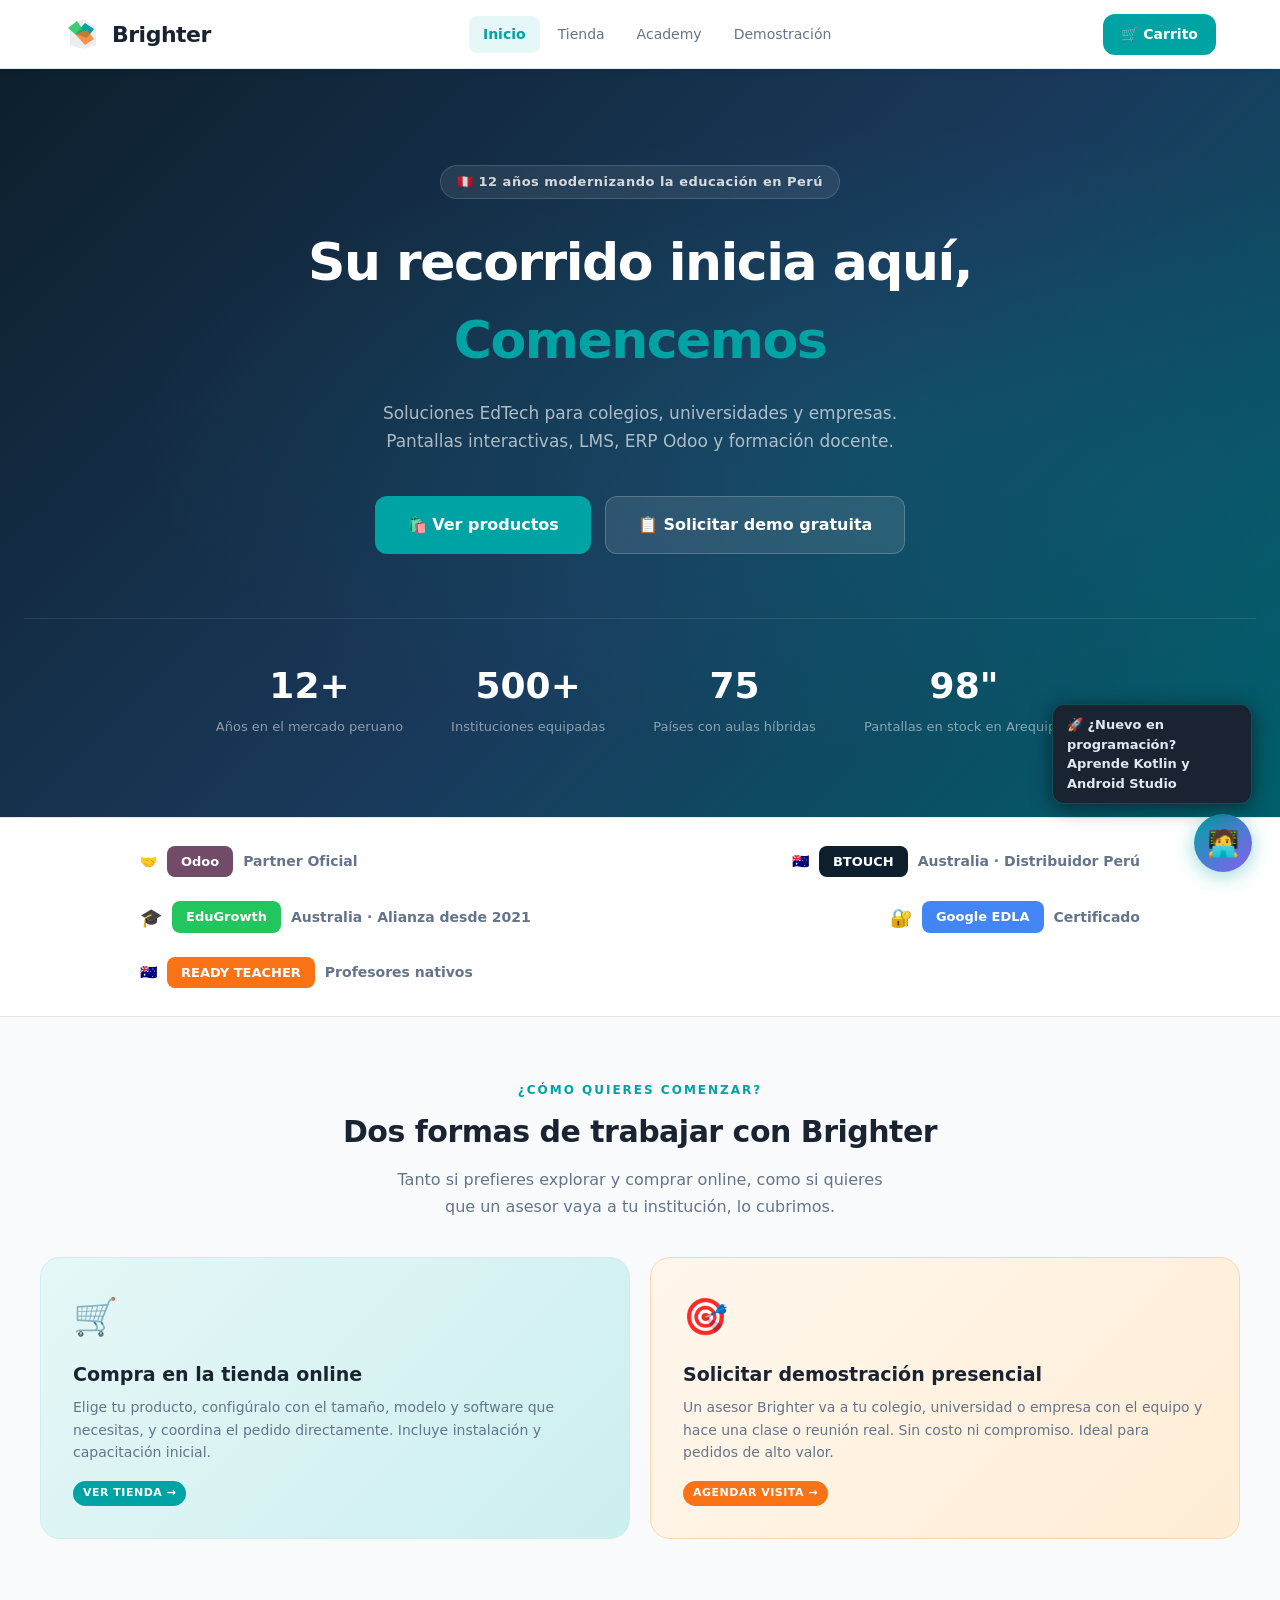
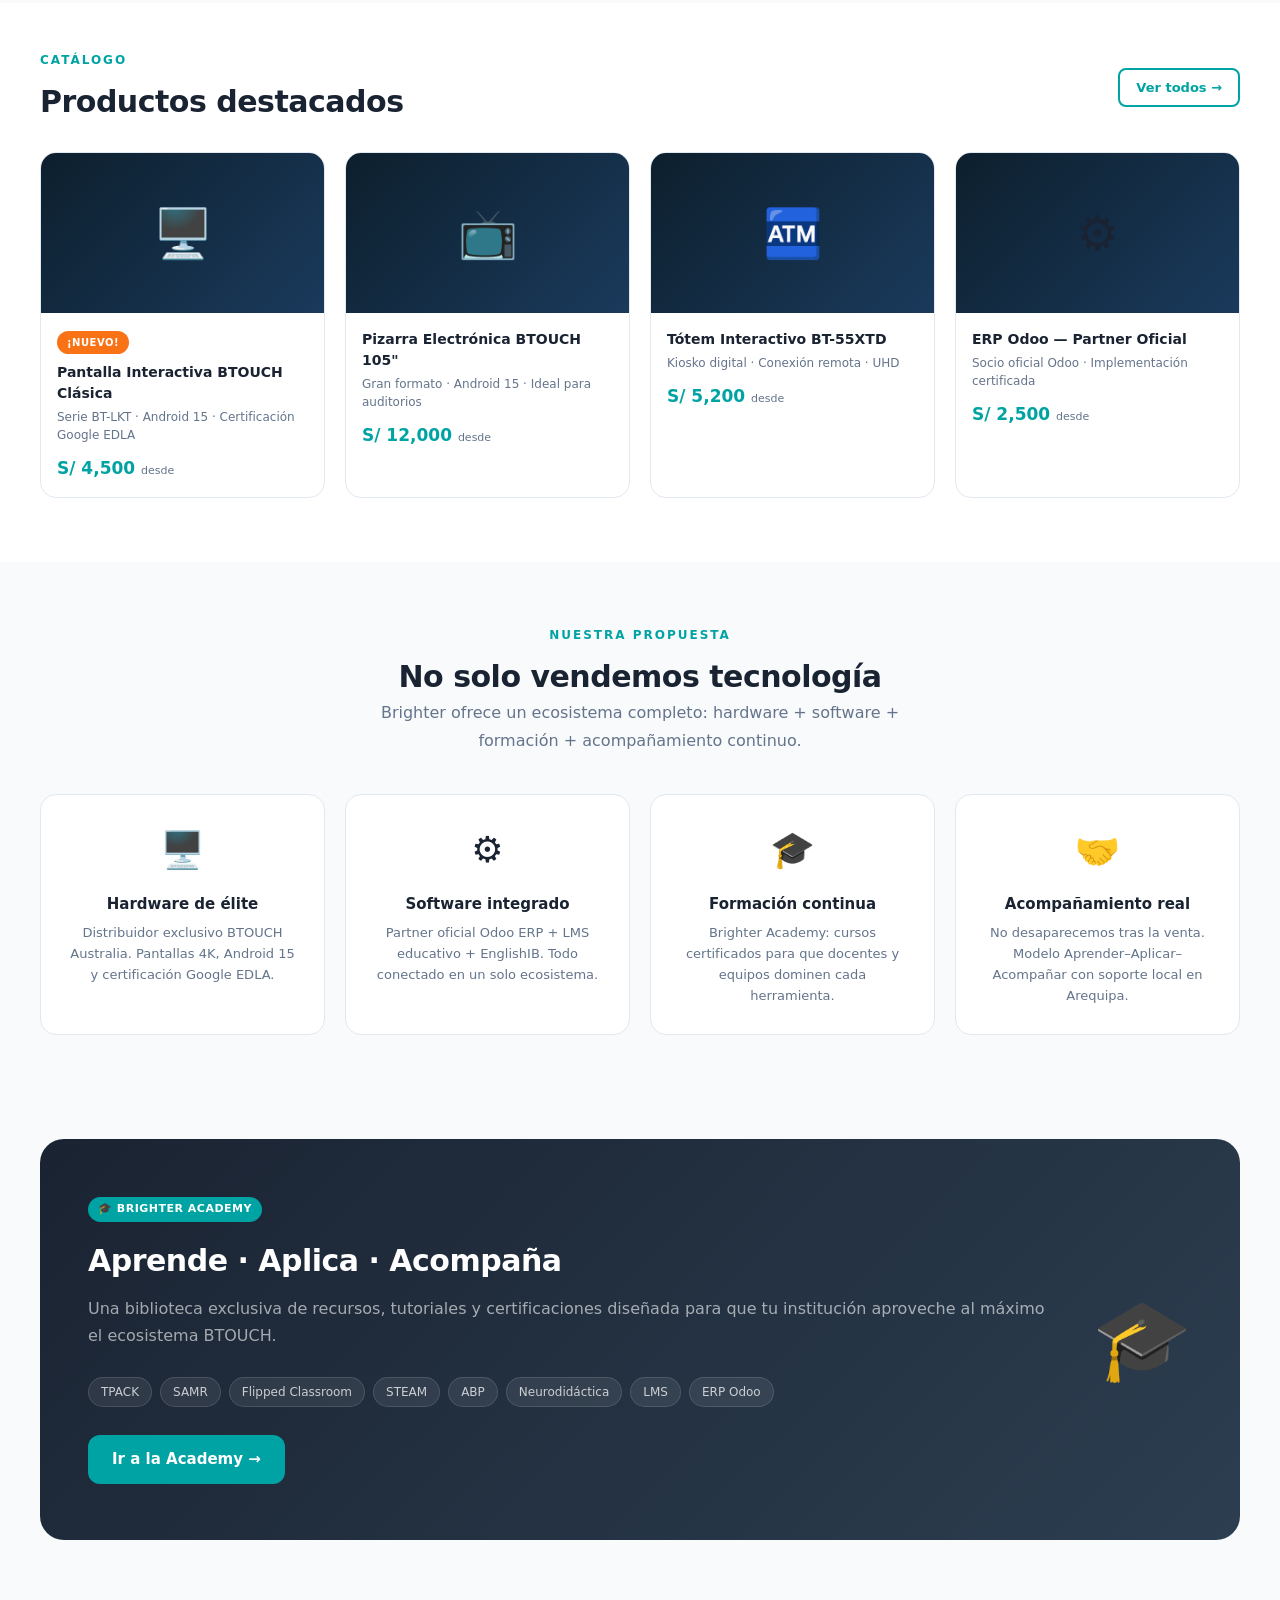
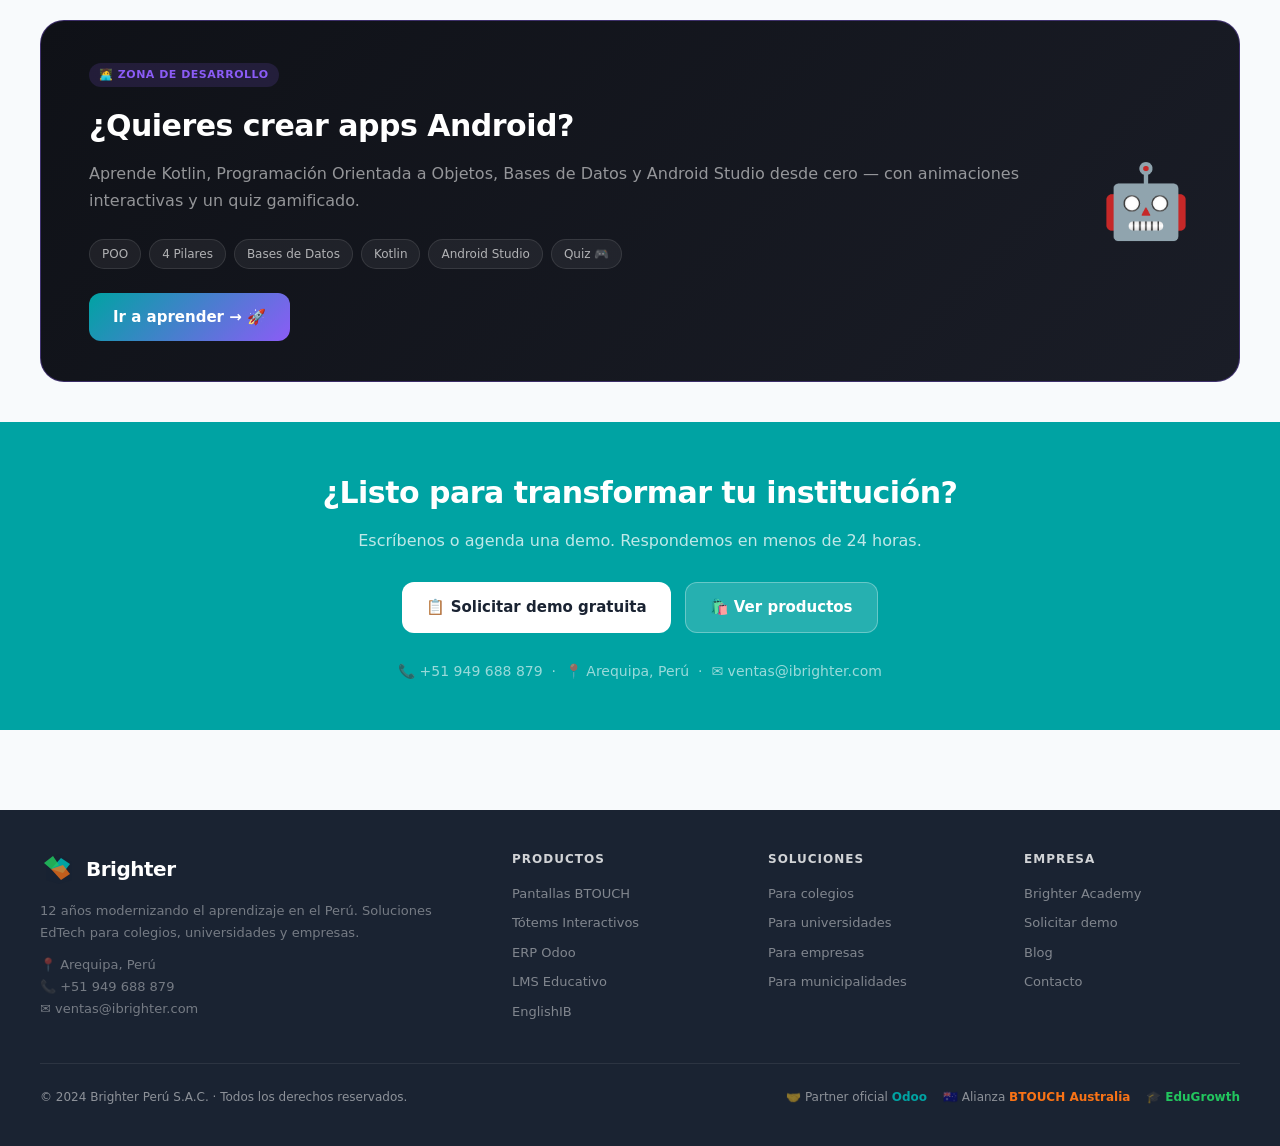
<file: index.html>
<!DOCTYPE html>
<html lang="es">
<head>
<meta charset="UTF-8">
<meta name="viewport" content="width=device-width, initial-scale=1.0">
<title>Brighter Perú — Tecnología Educativa e Interactiva</title>
<link rel="stylesheet" href="styles.css">
<style>
  /* ── HERO HOME ── */
  .home-hero {
    background: linear-gradient(135deg, #0d1f2d 0%, #1a3a5c 55%, #005f6b 100%);
    color: white; padding: 96px 24px 80px; text-align: center; position: relative; overflow: hidden;
  }
  .home-hero::before {
    content: ''; position: absolute; inset: 0;
    background: radial-gradient(ellipse at 70% 50%, rgba(0,163,163,.15) 0%, transparent 60%);
  }
  .hero-eyebrow {
    display: inline-flex; align-items: center; gap: 8px;
    background: rgba(255,255,255,.08); border: 1px solid rgba(255,255,255,.15);
    border-radius: 20px; padding: 6px 16px; font-size: 13px; font-weight: 600;
    color: rgba(255,255,255,.8); margin-bottom: 24px; letter-spacing: .5px;
  }
  .home-hero h1 { color: white; margin-bottom: 20px; }
  .home-hero p  { color: rgba(255,255,255,.65); font-size: 17px; max-width: 540px; margin: 0 auto 40px; }
  .hero-btns    { display: flex; gap: 14px; justify-content: center; flex-wrap: wrap; }
  .hero-stats {
    display: flex; gap: 48px; justify-content: center; flex-wrap: wrap;
    margin-top: 64px; padding-top: 40px;
    border-top: 1px solid rgba(255,255,255,.1);
  }
  .stat { text-align: center; }
  .stat-num { font-size: 36px; font-weight: 800; color: white; }
  .stat-label { font-size: 13px; color: rgba(255,255,255,.5); margin-top: 4px; }

  /* ── MODALIDADES ── */
  .modal-cards { display: grid; grid-template-columns: 1fr 1fr; gap: 20px; }
  .modal-card {
    border-radius: 20px; padding: 32px; border: 1px solid var(--border);
    transition: all .25s; cursor: pointer; text-decoration: none; display: block;
  }
  .modal-card:hover { transform: translateY(-3px); box-shadow: var(--shadow); text-decoration: none; }
  .modal-card.compra { background: linear-gradient(135deg, #e6f7f7, #ccefef); border-color: var(--teal-mid); }
  .modal-card.demo   { background: linear-gradient(135deg, #fff7ed, #ffedd5); border-color: #fed7aa; }
  .modal-icon  { font-size: 36px; margin-bottom: 16px; display: block; }
  .modal-title { font-size: 19px; font-weight: 700; margin-bottom: 8px; color: var(--dark); }
  .modal-desc  { font-size: 14px; color: var(--gray); line-height: 1.6; margin-bottom: 16px; }

  /* ── FEATURED PRODUCTS ── */
  .prod-mini {
    background: white; border-radius: 16px; border: 1px solid var(--border);
    overflow: hidden; transition: all .25s; cursor: pointer;
    text-decoration: none; display: block; color: inherit;
  }
  .prod-mini:hover { box-shadow: var(--shadow-teal); transform: translateY(-3px); text-decoration: none; }
  .prod-mini-img {
    height: 160px; background: linear-gradient(135deg, #0d1f2d, #1a3a5c);
    display: flex; align-items: center; justify-content: center; font-size: 48px;
  }
  .prod-mini-body { padding: 16px; }
  .prod-mini-name { font-size: 14px; font-weight: 700; margin-bottom: 4px; }
  .prod-mini-sub  { font-size: 12px; color: var(--gray); margin-bottom: 12px; }
  .prod-mini-price { font-size: 17px; font-weight: 800; color: var(--teal); }
  .prod-mini-price span { font-size: 11px; font-weight: 400; color: var(--gray); }

  /* ── PARTNERS ── */
  .partners-bar {
    background: white; border-top: 1px solid var(--border); border-bottom: 1px solid var(--border);
    padding: 28px 24px;
  }
  .partners-inner {
    max-width: 1000px; margin: 0 auto;
    display: flex; align-items: center; justify-content: space-between; flex-wrap: wrap; gap: 24px;
  }
  .partner-item {
    display: flex; align-items: center; gap: 10px;
    font-size: 14px; font-weight: 600; color: var(--gray);
  }
  .partner-badge {
    padding: 6px 14px; border-radius: 8px; font-size: 13px; font-weight: 700;
  }

  /* ── WHY SECTION ── */
  .why-card {
    background: white; border-radius: 16px; padding: 28px;
    border: 1px solid var(--border); text-align: center;
  }
  .why-icon { font-size: 36px; margin-bottom: 16px; display: block; }
  .why-title { font-size: 15px; font-weight: 700; margin-bottom: 8px; }
  .why-desc { font-size: 13px; color: var(--gray); line-height: 1.6; }

  /* ── ACADEMY PROMO ── */
  .academy-promo {
    background: linear-gradient(135deg, #1a2332, #2c3e50);
    border-radius: 24px; padding: 56px 48px;
    display: grid; grid-template-columns: 1fr auto; gap: 40px; align-items: center;
    color: white;
  }
  .academy-promo h2 { color: white; margin-bottom: 12px; }
  .academy-promo p  { color: rgba(255,255,255,.6); margin-bottom: 28px; }
  .academy-tags { display: flex; flex-wrap: wrap; gap: 8px; margin-bottom: 28px; }
  .academy-tag {
    background: rgba(255,255,255,.08); border: 1px solid rgba(255,255,255,.12);
    color: rgba(255,255,255,.75); border-radius: 20px;
    font-size: 12px; padding: 5px 12px;
  }
  .academy-visual { text-align: center; font-size: 80px; }

  @media (max-width: 700px) {
    .modal-cards { grid-template-columns: 1fr; }
    .academy-promo { grid-template-columns: 1fr; }
    .academy-visual { display: none; }
  }
</style>
</head>
<body>

<div id="header-root"></div>

<!-- ═══════ HERO ═══════ -->
<section class="home-hero">
  <div style="position:relative;z-index:1;">
    <div class="hero-eyebrow">🇵🇪 12 años modernizando la educación en Perú</div>
    <h1>Su recorrido inicia aquí,<br><em style="color:var(--teal);font-style:normal;">Comencemos</em></h1>
    <p>Soluciones EdTech para colegios, universidades y empresas. Pantallas interactivas, LMS, ERP Odoo y formación docente.</p>
    <div class="hero-btns">
      <a href="tienda.html" class="btn btn-primary btn-lg">🛍️ Ver productos</a>
      <a href="demo.html"   class="btn btn-lg" style="background:rgba(255,255,255,.1);color:white;border:1px solid rgba(255,255,255,.2);">📋 Solicitar demo gratuita</a>
    </div>
    <div class="hero-stats">
      <div class="stat"><div class="stat-num">12+</div><div class="stat-label">Años en el mercado peruano</div></div>
      <div class="stat"><div class="stat-num">500+</div><div class="stat-label">Instituciones equipadas</div></div>
      <div class="stat"><div class="stat-num">75</div><div class="stat-label">Países con aulas híbridas</div></div>
      <div class="stat"><div class="stat-num">98"</div><div class="stat-label">Pantallas en stock en Arequipa</div></div>
    </div>
  </div>
</section>

<!-- ═══════ PARTNERS ═══════ -->
<div class="partners-bar">
  <div class="partners-inner">
    <div class="partner-item">🤝 <span class="partner-badge" style="background:#714B67;color:white;">Odoo</span> Partner Oficial</div>
    <div class="partner-item">🇦🇺 <span class="partner-badge" style="background:#0d1f2d;color:white;">BTOUCH</span> Australia · Distribuidor Perú</div>
    <div class="partner-item"><span style="font-size:18px;">🎓</span> <span class="partner-badge" style="background:#22c55e;color:white;">EduGrowth</span> Australia · Alianza desde 2021</div>
    <div class="partner-item"><span style="font-size:18px;">🔐</span> <span class="partner-badge" style="background:#4285F4;color:white;">Google EDLA</span> Certificado</div>
    <div class="partner-item">🇦🇺 <span class="partner-badge" style="background:#f97316;color:white;">READY TEACHER</span> Profesores nativos</div>
  </div>
</div>

<!-- ═══════ DOS MODALIDADES ═══════ -->
<section class="section">
  <div class="container">
    <div style="text-align:center;margin-bottom:36px;">
      <div class="section-label">¿Cómo quieres comenzar?</div>
      <h2 class="section-title">Dos formas de trabajar con Brighter</h2>
      <p style="color:var(--gray);max-width:500px;margin:0 auto;">Tanto si prefieres explorar y comprar online, como si quieres que un asesor vaya a tu institución, lo cubrimos.</p>
    </div>
    <div class="modal-cards">
      <a href="tienda.html" class="modal-card compra">
        <span class="modal-icon">🛒</span>
        <div class="modal-title">Compra en la tienda online</div>
        <div class="modal-desc">Elige tu producto, configúralo con el tamaño, modelo y software que necesitas, y coordina el pedido directamente. Incluye instalación y capacitación inicial.</div>
        <span class="badge badge-teal">Ver tienda →</span>
      </a>
      <a href="demo.html" class="modal-card demo">
        <span class="modal-icon">🎯</span>
        <div class="modal-title">Solicitar demostración presencial</div>
        <div class="modal-desc">Un asesor Brighter va a tu colegio, universidad o empresa con el equipo y hace una clase o reunión real. Sin costo ni compromiso. Ideal para pedidos de alto valor.</div>
        <span class="badge badge-orange">Agendar visita →</span>
      </a>
    </div>
  </div>
</section>

<!-- ═══════ PRODUCTOS DESTACADOS ═══════ -->
<section class="section" style="background:white;padding-top:48px;padding-bottom:64px;">
  <div class="container">
    <div class="flex-between" style="margin-bottom:28px;flex-wrap:wrap;gap:12px;">
      <div>
        <div class="section-label">Catálogo</div>
        <h2>Productos destacados</h2>
      </div>
      <a href="tienda.html" class="btn btn-outline btn-sm">Ver todos →</a>
    </div>
    <div class="grid-4" id="featured-products"></div>
  </div>
</section>

<!-- ═══════ POR QUÉ BRIGHTER ═══════ -->
<section class="section">
  <div class="container">
    <div style="text-align:center;margin-bottom:40px;">
      <div class="section-label">Nuestra propuesta</div>
      <h2>No solo vendemos tecnología</h2>
      <p class="section-sub" style="margin:0 auto;">Brighter ofrece un ecosistema completo: hardware + software + formación + acompañamiento continuo.</p>
    </div>
    <div class="grid-4">
      <div class="why-card">
        <span class="why-icon">🖥️</span>
        <div class="why-title">Hardware de élite</div>
        <div class="why-desc">Distribuidor exclusivo BTOUCH Australia. Pantallas 4K, Android 15 y certificación Google EDLA.</div>
      </div>
      <div class="why-card">
        <span class="why-icon">⚙️</span>
        <div class="why-title">Software integrado</div>
        <div class="why-desc">Partner oficial Odoo ERP + LMS educativo + EnglishIB. Todo conectado en un solo ecosistema.</div>
      </div>
      <div class="why-card">
        <span class="why-icon">🎓</span>
        <div class="why-title">Formación continua</div>
        <div class="why-desc">Brighter Academy: cursos certificados para que docentes y equipos dominen cada herramienta.</div>
      </div>
      <div class="why-card">
        <span class="why-icon">🤝</span>
        <div class="why-title">Acompañamiento real</div>
        <div class="why-desc">No desaparecemos tras la venta. Modelo Aprender–Aplicar–Acompañar con soporte local en Arequipa.</div>
      </div>
    </div>
  </div>
</section>

<!-- ═══════ ACADEMY PROMO ═══════ -->
<section class="section-sm">
  <div class="container">
    <div class="academy-promo">
      <div>
        <span class="badge badge-teal" style="margin-bottom:16px;">🎓 Brighter Academy</span>
        <h2>Aprende · Aplica · Acompaña</h2>
        <p>Una biblioteca exclusiva de recursos, tutoriales y certificaciones diseñada para que tu institución aproveche al máximo el ecosistema BTOUCH.</p>
        <div class="academy-tags">
          <span class="academy-tag">TPACK</span>
          <span class="academy-tag">SAMR</span>
          <span class="academy-tag">Flipped Classroom</span>
          <span class="academy-tag">STEAM</span>
          <span class="academy-tag">ABP</span>
          <span class="academy-tag">Neurodidáctica</span>
          <span class="academy-tag">LMS</span>
          <span class="academy-tag">ERP Odoo</span>
        </div>
        <a href="academy.html" class="btn btn-primary">Ir a la Academy →</a>
      </div>
      <div class="academy-visual">🎓</div>
    </div>
  </div>
</section>

<!-- ═══════ APRENDE A PROGRAMAR ═══════ -->
<section class="section-sm">
  <div class="container">
    <div style="background:linear-gradient(135deg,#0f1117,#1a1d27);border:1.5px solid rgba(139,92,246,.35);border-radius:24px;padding:40px 48px;display:grid;grid-template-columns:1fr auto;gap:40px;align-items:center;">
      <div>
        <span class="badge badge-teal" style="margin-bottom:16px;background:rgba(139,92,246,.15);color:#8b5cf6;border-color:rgba(139,92,246,.3);">🧑‍💻 Zona de desarrollo</span>
        <h2 style="color:white;margin-bottom:12px;">¿Quieres crear apps Android?</h2>
        <p style="color:rgba(255,255,255,.55);margin-bottom:24px;">Aprende Kotlin, Programación Orientada a Objetos, Bases de Datos y Android Studio desde cero — con animaciones interactivas y un quiz gamificado.</p>
        <div style="display:flex;flex-wrap:wrap;gap:8px;margin-bottom:24px;">
          <span style="background:rgba(255,255,255,.06);border:1px solid rgba(255,255,255,.1);color:rgba(255,255,255,.65);border-radius:20px;font-size:12px;padding:5px 12px;">POO</span>
          <span style="background:rgba(255,255,255,.06);border:1px solid rgba(255,255,255,.1);color:rgba(255,255,255,.65);border-radius:20px;font-size:12px;padding:5px 12px;">4 Pilares</span>
          <span style="background:rgba(255,255,255,.06);border:1px solid rgba(255,255,255,.1);color:rgba(255,255,255,.65);border-radius:20px;font-size:12px;padding:5px 12px;">Bases de Datos</span>
          <span style="background:rgba(255,255,255,.06);border:1px solid rgba(255,255,255,.1);color:rgba(255,255,255,.65);border-radius:20px;font-size:12px;padding:5px 12px;">Kotlin</span>
          <span style="background:rgba(255,255,255,.06);border:1px solid rgba(255,255,255,.1);color:rgba(255,255,255,.65);border-radius:20px;font-size:12px;padding:5px 12px;">Android Studio</span>
          <span style="background:rgba(255,255,255,.06);border:1px solid rgba(255,255,255,.1);color:rgba(255,255,255,.65);border-radius:20px;font-size:12px;padding:5px 12px;">Quiz 🎮</span>
        </div>
        <a href="aprende-programacion.html" class="btn" style="background:linear-gradient(135deg,#00a3a3,#8b5cf6);color:white;border:none;">Ir a aprender → 🚀</a>
      </div>
      <div style="font-size:72px;text-align:center;">🤖</div>
    </div>
  </div>
</section>

<!-- ═══════ CONTACTO RÁPIDO ═══════ -->
<section class="section" style="background:var(--teal);color:white;padding:48px 24px;">
  <div class="container" style="text-align:center;">
    <h2 style="color:white;margin-bottom:12px;">¿Listo para transformar tu institución?</h2>
    <p style="color:rgba(255,255,255,.75);margin-bottom:28px;">Escríbenos o agenda una demo. Respondemos en menos de 24 horas.</p>
    <div style="display:flex;gap:14px;justify-content:center;flex-wrap:wrap;">
      <a href="demo.html"    class="btn btn-white">📋 Solicitar demo gratuita</a>
      <a href="tienda.html"  class="btn" style="background:rgba(255,255,255,.15);color:white;border:1px solid rgba(255,255,255,.3);">🛍️ Ver productos</a>
    </div>
    <div style="margin-top:28px;font-size:14px;color:rgba(255,255,255,.6);">
      📞 +51 949 688 879 &nbsp;·&nbsp; 📍 Arequipa, Perú &nbsp;·&nbsp; ✉️ ventas@ibrighter.com
    </div>
  </div>
</section>

<div id="footer-root"></div>

<script src="app.js"></script>
<script>
document.getElementById('header-root').innerHTML = renderHeader('index.html');
document.getElementById('footer-root').innerHTML = renderFooter();

// Featured products (first 4)
const featured = [PRODUCTS[0], PRODUCTS[1], PRODUCTS[3], PRODUCTS[6]];
document.getElementById('featured-products').innerHTML = featured.map(p => {
  const price = p.sizes.length ? p.basePrices[p.sizes[0]] : p.basePrices.default;
  return `<a href="tienda.html?id=${p.id}" class="prod-mini">
    <div class="prod-mini-img">${p.emoji}</div>
    <div class="prod-mini-body">
      ${p.isNew ? '<span class="badge badge-orange" style="margin-bottom:8px;font-size:10px;">¡Nuevo!</span>' : ''}
      <div class="prod-mini-name">${p.name}</div>
      <div class="prod-mini-sub">${p.subtitle}</div>
      <div class="prod-mini-price">${formatPrice(price)} <span>desde</span></div>
    </div>
  </a>`;
}).join('');
</script>
</body>
</html>
</file>
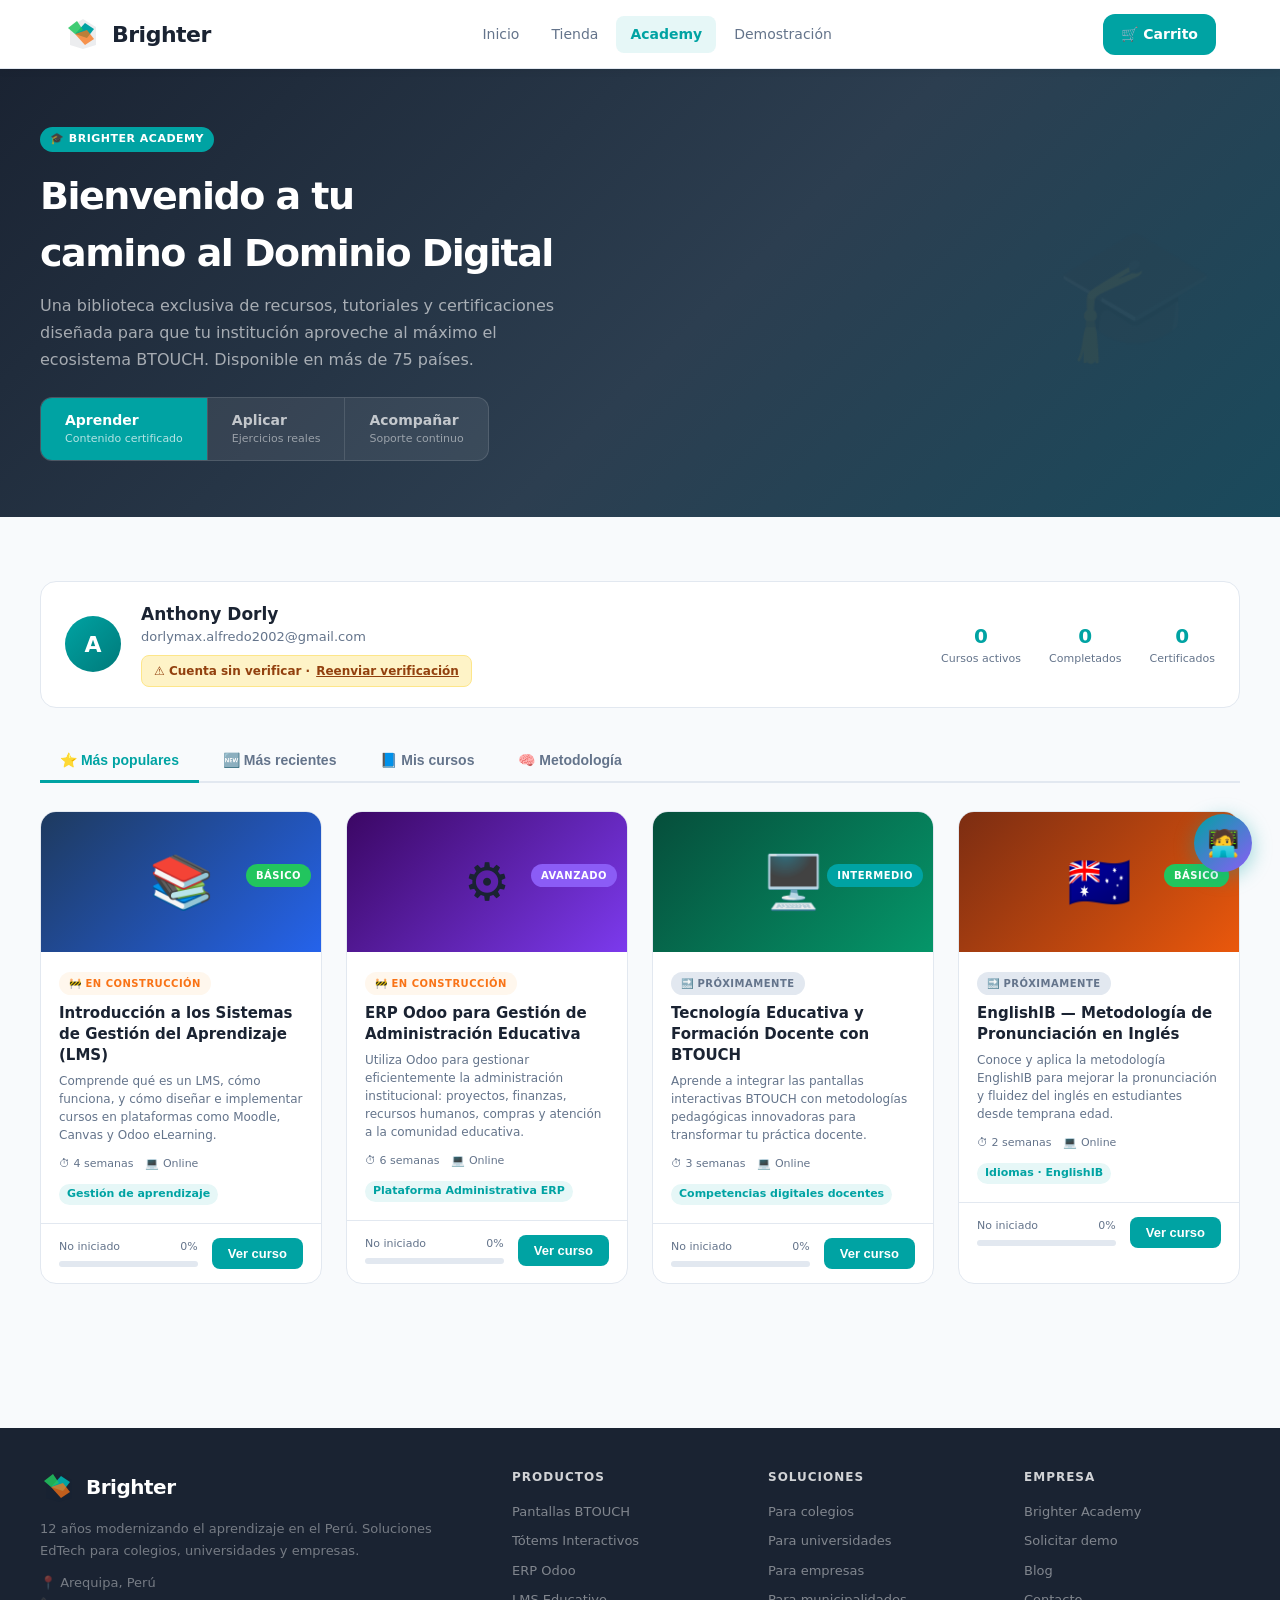
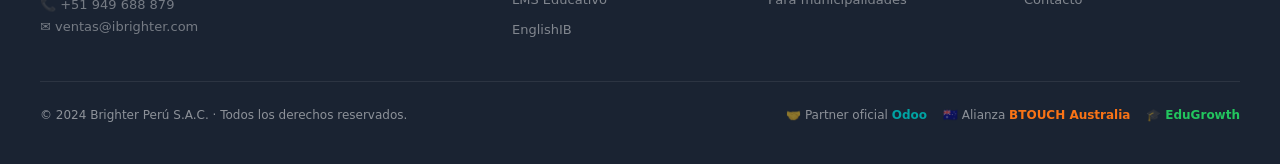
<file: academy.html>
<!DOCTYPE html>
<html lang="es">
<head>
<meta charset="UTF-8">
<meta name="viewport" content="width=device-width, initial-scale=1.0">
<title>Brighter Academy — Dominio Digital</title>
<link rel="stylesheet" href="styles.css">
<style>
  /* ── ACADEMY HERO ── */
  .academy-hero {
    background: linear-gradient(135deg, #1a2332 0%, #2c3e50 55%, #1a4a5c 100%);
    color: white; padding: 56px 24px; position: relative; overflow: hidden;
  }
  .academy-hero::after {
    content: '🎓'; position: absolute; right: 5%; top: 50%; transform: translateY(-50%);
    font-size: 130px; opacity: .06;
  }
  .academy-hero h1 { color: white; font-size: 38px; margin-bottom: 10px; }
  .academy-hero p  { color: rgba(255,255,255,.6); max-width: 540px; }
  .hero-model {
    display: flex; gap: 0; margin-top: 24px;
    background: rgba(255,255,255,.08); border-radius: 12px;
    border: 1px solid rgba(255,255,255,.12); overflow: hidden;
    display: inline-flex;
  }
  .hero-model-step {
    padding: 12px 24px; font-size: 14px; font-weight: 700; color: rgba(255,255,255,.7);
    position: relative;
  }
  .hero-model-step + .hero-model-step { border-left: 1px solid rgba(255,255,255,.12); }
  .hero-model-step.active { background: var(--teal); color: white; }
  .hero-model-step span { display: block; font-size: 11px; font-weight: 400; opacity: .7; }

  /* ── USER CARD ── */
  .user-card {
    background: white; border-radius: 16px; border: 1px solid var(--border);
    padding: 20px 24px; display: flex; align-items: center; gap: 20px;
    margin-bottom: 32px;
  }
  .avatar {
    width: 56px; height: 56px; border-radius: 50%;
    background: linear-gradient(135deg, var(--teal), var(--teal-dark));
    display: flex; align-items: center; justify-content: center;
    color: white; font-size: 22px; font-weight: 700; flex-shrink: 0;
  }
  .user-name { font-size: 17px; font-weight: 700; }
  .user-email { font-size: 13px; color: var(--gray); }
  .user-stats { margin-left: auto; display: flex; gap: 28px; }
  .u-stat { text-align: center; }
  .u-stat-num { font-size: 20px; font-weight: 800; color: var(--teal); }
  .u-stat-lbl { font-size: 11px; color: var(--gray); }
  .verify-badge {
    background: #fef3c7; color: #92400e; border: 1px solid #fde68a;
    border-radius: 8px; padding: 6px 12px; font-size: 12px; font-weight: 600;
    display: flex; align-items: center; gap: 6px;
  }

  /* ── TABS ── */
  .tabs { display: flex; gap: 4px; margin-bottom: 28px; border-bottom: 2px solid var(--border); }
  .tab {
    padding: 12px 20px; font-size: 14px; font-weight: 600; color: var(--gray);
    cursor: pointer; border: none; background: none; border-bottom: 3px solid transparent;
    margin-bottom: -2px; transition: all .2s;
  }
  .tab:hover { color: var(--teal); }
  .tab.active { color: var(--teal); border-bottom-color: var(--teal); }

  /* ── COURSE CARDS ── */
  .course-card {
    background: white; border-radius: 16px; border: 1px solid var(--border);
    overflow: hidden; transition: all .25s; cursor: pointer;
  }
  .course-card:hover { box-shadow: var(--shadow-teal); transform: translateY(-3px); }
  .course-thumb {
    height: 140px; display: flex; align-items: center; justify-content: center;
    font-size: 52px; position: relative;
  }
  .course-thumb.blue   { background: linear-gradient(135deg, #1e3a5f, #2563eb); }
  .course-thumb.purple { background: linear-gradient(135deg, #3b0764, #7c3aed); }
  .course-thumb.green  { background: linear-gradient(135deg, #064e3b, #059669); }
  .course-thumb.orange { background: linear-gradient(135deg, #7c2d12, #ea580c); }
  .c-level {
    position: absolute; top: 10px; right: 10px;
  }
  .course-body { padding: 18px; }
  .course-title { font-size: 15px; font-weight: 700; margin-bottom: 6px; line-height: 1.4; }
  .course-desc  { font-size: 12px; color: var(--gray); line-height: 1.5; margin-bottom: 12px; }
  .course-meta  { display: flex; gap: 12px; flex-wrap: wrap; }
  .c-meta-item  { font-size: 11px; color: var(--gray); display: flex; align-items: center; gap: 4px; }
  .course-footer { padding: 14px 18px; border-top: 1px solid var(--border); display: flex; align-items: center; justify-content: space-between; }
  .c-progress { flex: 1; margin-right: 14px; }
  .c-progress-label { font-size: 11px; color: var(--gray); margin-bottom: 5px; display: flex; justify-content: space-between; }

  /* ── METHODOLOGY CARDS ── */
  .method-tag {
    background: white; border-radius: 10px; padding: 14px 18px;
    border: 1px solid var(--border); font-size: 13px; font-weight: 600;
    display: flex; align-items: center; gap: 10px; color: var(--dark);
  }
  .method-tag .dot { width: 8px; height: 8px; border-radius: 50%; background: var(--teal); flex-shrink: 0; }

  /* ── COURSE DETAIL (view) ── */
  #view-detail { display: none; }
  .module-accordion {
    background: white; border-radius: 12px; border: 1px solid var(--border); overflow: hidden; margin-bottom: 10px;
  }
  .module-header {
    padding: 16px 20px; display: flex; align-items: center; justify-content: space-between;
    cursor: pointer; transition: background .2s;
  }
  .module-header:hover { background: var(--light); }
  .module-header.open { background: var(--teal-light); }
  .module-title { font-size: 14px; font-weight: 700; display: flex; align-items: center; gap: 10px; }
  .module-num { background: var(--teal); color: white; width: 24px; height: 24px; border-radius: 6px; display: flex; align-items: center; justify-content: center; font-size: 12px; font-weight: 700; flex-shrink: 0; }
  .module-body { padding: 0 20px 16px; display: none; }
  .module-body.open { display: block; }
  .lesson-row { display: flex; align-items: center; gap: 10px; padding: 10px 0; border-bottom: 1px solid var(--border); font-size: 13px; color: var(--gray); }
  .lesson-row:last-child { border-bottom: none; }
  .lesson-icon { font-size: 16px; flex-shrink: 0; }

  .detail-sidebar { position: sticky; top: 88px; }
  .enroll-card { background: white; border-radius: 16px; border: 1px solid var(--border); padding: 24px; }
  .enroll-card .price { font-size: 28px; font-weight: 800; color: var(--teal); margin-bottom: 4px; }
  .enroll-card .free  { font-size: 13px; color: var(--green); font-weight: 600; }
  .include-list { list-style: none; margin: 16px 0; }
  .include-list li { font-size: 13px; color: var(--gray); display: flex; gap: 8px; margin-bottom: 8px; }
  .include-list li::before { content: '✓'; color: var(--green); font-weight: 700; }

  .building-notice {
    background: #fef3c7; border: 1px solid #fde68a; border-radius: 10px;
    padding: 12px 16px; font-size: 13px; color: #92400e;
    display: flex; gap: 8px; align-items: flex-start; margin-bottom: 14px;
  }
</style>
</head>
<body>

<div id="header-root"></div>

<!-- ── HERO ── -->
<div class="academy-hero">
  <div class="container">
    <span class="badge badge-teal" style="margin-bottom:16px;">🎓 Brighter Academy</span>
    <h1>Bienvenido a tu<br>camino al Dominio Digital</h1>
    <p>Una biblioteca exclusiva de recursos, tutoriales y certificaciones diseñada para que tu institución aproveche al máximo el ecosistema BTOUCH. Disponible en más de 75 países.</p>
    <div class="hero-model">
      <div class="hero-model-step active">Aprender <span>Contenido certificado</span></div>
      <div class="hero-model-step">Aplicar <span>Ejercicios reales</span></div>
      <div class="hero-model-step">Acompañar <span>Soporte continuo</span></div>
    </div>
  </div>
</div>

<!-- ── MAIN ── -->
<section class="section">
  <div class="container">

    <!-- USER CARD -->
    <div class="user-card">
      <div class="avatar">A</div>
      <div>
        <div class="user-name">Anthony Dorly</div>
        <div class="user-email">dorlymax.alfredo2002@gmail.com</div>
        <div class="verify-badge" style="margin-top:8px;display:inline-flex;">
          ⚠️ Cuenta sin verificar · <a href="#" style="color:inherit;text-decoration:underline;">Reenviar verificación</a>
        </div>
      </div>
      <div class="user-stats">
        <div class="u-stat"><div class="u-stat-num">0</div><div class="u-stat-lbl">Cursos activos</div></div>
        <div class="u-stat"><div class="u-stat-num">0</div><div class="u-stat-lbl">Completados</div></div>
        <div class="u-stat"><div class="u-stat-num">0</div><div class="u-stat-lbl">Certificados</div></div>
      </div>
    </div>

    <!-- LIST VIEW -->
    <div id="view-list">
      <!-- TABS -->
      <div class="tabs">
        <button class="tab active" onclick="switchTab('popular',this)">⭐ Más populares</button>
        <button class="tab" onclick="switchTab('recientes',this)">🆕 Más recientes</button>
        <button class="tab" onclick="switchTab('mis',this)">📘 Mis cursos</button>
        <button class="tab" onclick="switchTab('metodologia',this)">🧠 Metodología</button>
      </div>

      <!-- POPULAR / RECIENTES -->
      <div id="tab-popular">
        <div class="grid-auto" id="courses-grid"></div>
      </div>

      <div id="tab-recientes" style="display:none;">
        <div class="grid-auto" id="courses-grid-r"></div>
      </div>

      <!-- MIS CURSOS -->
      <div id="tab-mis" style="display:none;">
        <div class="empty-state">
          <span class="icon">📘</span>
          <h3>Aún no te has unido a ningún curso</h3>
          <p>Explora los cursos disponibles y únete para comenzar tu camino al dominio digital.</p>
          <button class="btn btn-primary" onclick="switchTab('popular', document.querySelector('.tab'))">Ver cursos disponibles</button>
        </div>
      </div>

      <!-- METODOLOGÍA -->
      <div id="tab-metodologia" style="display:none;">
        <div style="max-width:800px;">
          <h3 style="margin-bottom:8px;">Metodologías educativas aplicadas</h3>
          <p style="margin-bottom:24px;">En Brighter Academy aplicamos modelos educativos innovadores respaldados por investigación internacional. Los docentes y estudiantes usan inteligencia artificial para potenciar sus habilidades STEAM.</p>
          <div class="grid-3" style="margin-bottom:32px;">
            <div class="method-tag"><span class="dot"></span><div><strong>TPACK</strong><div style="font-size:11px;color:var(--gray);">Tecnología + Pedagogía + Contenido</div></div></div>
            <div class="method-tag"><span class="dot"></span><div><strong>SAMR</strong><div style="font-size:11px;color:var(--gray);">Sustitución → Redefinición</div></div></div>
            <div class="method-tag"><span class="dot"></span><div><strong>ABP</strong><div style="font-size:11px;color:var(--gray);">Aprendizaje Basado en Proyectos</div></div></div>
            <div class="method-tag"><span class="dot"></span><div><strong>Flipped Classroom</strong><div style="font-size:11px;color:var(--gray);">Aula invertida</div></div></div>
            <div class="method-tag"><span class="dot"></span><div><strong>STEAM</strong><div style="font-size:11px;color:var(--gray);">Ciencia, Tecnología, Arte, Matemáticas</div></div></div>
            <div class="method-tag"><span class="dot"></span><div><strong>EduScrum</strong><div style="font-size:11px;color:var(--gray);">Metodología ágil en educación</div></div></div>
            <div class="method-tag"><span class="dot"></span><div><strong>Neurodidáctica</strong><div style="font-size:11px;color:var(--gray);">Aprendizaje basado en neurociencia</div></div></div>
            <div class="method-tag"><span class="dot"></span><div><strong>Learning Expedition</strong><div style="font-size:11px;color:var(--gray);">Aprendizaje por exploración</div></div></div>
            <div class="method-tag"><span class="dot"></span><div><strong>Evaluación Formativa</strong><div style="font-size:11px;color:var(--gray);">Retroalimentación reflexiva</div></div></div>
          </div>
          <div class="card card-padded" style="background:var(--teal-light);border-color:var(--teal-mid);">
            <h4 style="margin-bottom:8px;color:var(--teal);">🌍 Alcance internacional</h4>
            <p>Las aulas híbridas ya son una realidad en más de <strong>75 países</strong> líderes en innovación educativa. Cada docente debe estar actualizado en competencias digitales y en nuevas estrategias de aprendizaje. Brighter Academy te acompaña en ese camino.</p>
          </div>
        </div>
      </div>
    </div>

    <!-- DETAIL VIEW -->
    <div id="view-detail">
      <button class="back-btn" onclick="backToList()">← Volver a la Academy</button>
      <div class="grid-2" style="gap:40px;align-items:start;" id="detail-inner"></div>
    </div>

  </div>
</section>

<div id="footer-root"></div>

<script src="app.js"></script>
<script>
document.getElementById('header-root').innerHTML = renderHeader('academy.html');
document.getElementById('footer-root').innerHTML = renderFooter();

// ── COURSES DATA ──
const COURSES = [
  {
    id: 1,
    title: 'Introducción a los Sistemas de Gestión del Aprendizaje (LMS)',
    desc: 'Comprende qué es un LMS, cómo funciona, y cómo diseñar e implementar cursos en plataformas como Moodle, Canvas y Odoo eLearning.',
    thumb: 'blue', emoji: '📚',
    level: 'Básico', duration: '4 semanas', modality: 'Online / Videoconferencia',
    category: 'Gestión de aprendizaje',
    audience: 'Principiantes, educadores, personas interesadas en tecnología educativa',
    status: 'building',
    objectives: [
      'Comprender qué es un LMS y cómo funciona',
      'Explorar las características clave de un LMS',
      'Conocer los principales LMS en el mercado',
      'Adquirir habilidades para organizar y gestionar cursos',
      'Diseñar, implementar y evaluar actividades de aprendizaje'
    ],
    modules: [
      {
        title: 'Introducción a los LMS',
        objective: 'Familiarizar al estudiante con los conceptos básicos de un LMS.',
        lessons: [
          { icon: '📖', text: 'Lección 1.1 · ¿Qué es un LMS? — Definición, historia y evolución' },
          { icon: '📖', text: 'Lección 1.2 · Principales beneficios para educadores y administradores' },
          { icon: '💬', text: 'Actividad · Foro: "¿Cuál es el beneficio más importante de un LMS?"' }
        ]
      },
      {
        title: 'Funcionalidades clave de un LMS',
        objective: 'Explorar las principales características y herramientas de un LMS.',
        lessons: [
          { icon: '📖', text: 'Lección 2.1 · Funcionalidades básicas: usuarios, roles, creación de cursos' },
          { icon: '📖', text: 'Lección 2.2 · Herramientas de comunicación: foros, mensajes, anuncios' },
          { icon: '📖', text: 'Lección 2.3 · Evaluaciones y seguimiento del progreso' },
          { icon: '✏️', text: 'Actividad · Ejercicio: crear un curso sencillo con quiz de evaluación' }
        ]
      },
      {
        title: 'Tipos de LMS y comparación de plataformas',
        objective: 'Conocer los LMS más populares y sus diferencias clave.',
        lessons: [
          { icon: '📖', text: 'Lección 3.1 · Principales plataformas: Moodle, Canvas, Google Classroom, Odoo eLearning' },
          { icon: '📖', text: 'Lección 3.2 · Comparación: funcionalidades avanzadas y facilidad de uso' },
          { icon: '✏️', text: 'Actividad · Tabla comparativa de dos LMS según tu contexto' }
        ]
      },
      {
        title: 'Planificación y Creación de un Curso en un LMS',
        objective: 'Desarrollar la habilidad de planificar y gestionar un curso.',
        lessons: [
          { icon: '📖', text: 'Lección 4.1 · Planificación: objetivos, módulos, estructura' },
          { icon: '📖', text: 'Lección 4.2 · Creación de contenido interactivo: videos, documentos, cuestionarios' },
          { icon: '📖', text: 'Lección 4.3 · Evaluación, retroalimentación y seguimiento del progreso' },
          { icon: '🏆', text: 'Proyecto Final · Crear un curso básico completo en el LMS elegido' }
        ]
      }
    ]
  },
  {
    id: 2,
    title: 'ERP Odoo para Gestión de Administración Educativa',
    desc: 'Utiliza Odoo para gestionar eficientemente la administración institucional: proyectos, finanzas, recursos humanos, compras y atención a la comunidad educativa.',
    thumb: 'purple', emoji: '⚙️',
    level: 'Avanzado', duration: '6 semanas', modality: 'Online / Recursos en plataforma LMS',
    category: 'Plataforma Administrativa ERP',
    audience: 'Directores, administradores, funcionarios de instituciones educativas',
    status: 'building',
    objectives: [
      'Comprender la arquitectura modular de Odoo ERP',
      'Gestionar proyectos y tareas institucionales',
      'Administrar finanzas y facturación electrónica',
      'Manejar recursos humanos y nómina',
      'Optimizar procesos de compras y logística',
      'Generar reportes y KPIs para toma de decisiones'
    ],
    modules: [
      {
        title: 'Introducción a Odoo ERP',
        objective: 'Entender la filosofía modular y el ecosistema Odoo.',
        lessons: [
          { icon: '📖', text: 'Lección 1.1 · ¿Qué es Odoo? Historia, versiones y módulos' },
          { icon: '📖', text: 'Lección 1.2 · Configuración inicial y personalización básica' },
          { icon: '✏️', text: 'Actividad · Crear y configurar tu primer entorno Odoo' }
        ]
      },
      {
        title: 'CRM y Gestión de Contactos',
        objective: 'Administrar contactos, prospectos y oportunidades.',
        lessons: [
          { icon: '📖', text: 'Lección 2.1 · Gestión de contactos: familias, proveedores, socios' },
          { icon: '📖', text: 'Lección 2.2 · Pipeline de matrículas y seguimiento de prospectos' },
          { icon: '✏️', text: 'Actividad · Configurar un pipeline de matrículas' }
        ]
      },
      {
        title: 'Contabilidad y Finanzas',
        objective: 'Controlar ingresos, egresos y facturación electrónica.',
        lessons: [
          { icon: '📖', text: 'Lección 3.1 · Plan de cuentas y asientos contables' },
          { icon: '📖', text: 'Lección 3.2 · Facturación electrónica según normativa peruana' },
          { icon: '📖', text: 'Lección 3.3 · Reportes financieros y cierre mensual' }
        ]
      },
      {
        title: 'Recursos Humanos',
        objective: 'Gestionar empleados, contratos y evaluaciones.',
        lessons: [
          { icon: '📖', text: 'Lección 4.1 · Alta de empleados, contratos y expedientes' },
          { icon: '📖', text: 'Lección 4.2 · Control de asistencia y planilla' },
          { icon: '✏️', text: 'Actividad · Gestionar el ciclo completo de un empleado' }
        ]
      }
    ]
  },
  {
    id: 3,
    title: 'Tecnología Educativa y Formación Docente con BTOUCH',
    desc: 'Aprende a integrar las pantallas interactivas BTOUCH con metodologías pedagógicas innovadoras para transformar tu práctica docente.',
    thumb: 'green', emoji: '🖥️',
    level: 'Intermedio', duration: '3 semanas', modality: 'Online / Práctica en aula',
    category: 'Competencias digitales docentes',
    audience: 'Docentes, directores, coordinadores pedagógicos',
    status: 'coming',
    objectives: [
      'Dominar las funcionalidades básicas y avanzadas de BTOUCH',
      'Integrar la pantalla con herramientas Google (Meet, Drive, Classroom)',
      'Aplicar modelos TPACK y SAMR en el diseño de clases',
      'Crear contenido interactivo con Uboardmate y Atlas',
      'Gestionar aulas híbridas con cámara y micrófonos integrados'
    ],
    modules: [
      {
        title: 'Conoce tu BTOUCH',
        objective: 'Dominar la interfaz y funciones básicas de la pantalla.',
        lessons: [
          { icon: '📖', text: 'Lección 1.1 · Encendido, calibración y configuración inicial' },
          { icon: '📖', text: 'Lección 1.2 · Navegación táctil: gestos y herramientas de pizarra' },
          { icon: '📖', text: 'Lección 1.3 · Conectividad: WiFi, LAN, Miracast, HDMI' }
        ]
      },
      {
        title: 'Integración con Google Workspace',
        objective: 'Usar BTOUCH con el ecosistema Google en el aula.',
        lessons: [
          { icon: '📖', text: 'Lección 2.1 · Google Meet para aulas híbridas' },
          { icon: '📖', text: 'Lección 2.2 · Google Classroom integrado con la pantalla' },
          { icon: '✏️', text: 'Práctica · Impartir una clase híbrida completa' }
        ]
      }
    ]
  },
  {
    id: 4,
    title: 'EnglishIB — Metodología de Pronunciación en Inglés',
    desc: 'Conoce y aplica la metodología EnglishIB para mejorar la pronunciación y fluidez del inglés en estudiantes desde temprana edad.',
    thumb: 'orange', emoji: '🇦🇺',
    level: 'Básico', duration: '2 semanas', modality: 'Online',
    category: 'Idiomas · EnglishIB',
    audience: 'Docentes de inglés, coordinadores de idiomas',
    status: 'coming',
    objectives: [
      'Entender la filosofía de pronunciación de países angloparlantes',
      'Conocer la plataforma EnglishIB y sus recursos',
      'Integrar sesiones con READY TEACHER (profesores nativos australianos)',
      'Diseñar secuencias de pronunciación para diferentes edades'
    ],
    modules: [
      {
        title: 'Fundamentos de la pronunciación en inglés',
        objective: 'Entender por qué la pronunciación temprana es clave.',
        lessons: [
          { icon: '📖', text: 'Lección 1.1 · La pronunciación como base de la comunicación' },
          { icon: '📖', text: 'Lección 1.2 · Metodología australiana vs. metodología tradicional' }
        ]
      }
    ]
  }
];

let enrolledCourses = new Set(JSON.parse(localStorage.getItem('brighter_enrolled') || '[]'));
let currentCourse = null;

// ── RENDER COURSES ──
function renderCourses(containerId) {
  document.getElementById(containerId).innerHTML = COURSES.map(c => {
    const enrolled = enrolledCourses.has(c.id);
    const statusEl = c.status === 'building'
      ? '<span class="badge badge-orange-soft" style="font-size:10px;">🚧 En construcción</span>'
      : c.status === 'coming'
      ? '<span class="badge badge-gray" style="font-size:10px;">🔜 Próximamente</span>'
      : '<span class="badge badge-green" style="font-size:10px;">✅ Disponible</span>';
    return `<div class="course-card" onclick="openCourse(${c.id})">
      <div class="course-thumb ${c.thumb}">
        <span>${c.emoji}</span>
        <div class="c-level">
          <span class="badge ${c.level==='Básico'?'badge-green':c.level==='Avanzado'?'badge-purple':'badge-teal'}" style="font-size:10px;">${c.level}</span>
        </div>
      </div>
      <div class="course-body">
        <div style="margin-bottom:8px;">${statusEl}</div>
        <div class="course-title">${c.title}</div>
        <div class="course-desc">${c.desc}</div>
        <div class="course-meta">
          <span class="c-meta-item">⏱ ${c.duration}</span>
          <span class="c-meta-item">💻 ${c.modality.split('/')[0].trim()}</span>
          <span class="c-meta-item" style="background:var(--teal-light);color:var(--teal);padding:2px 8px;border-radius:20px;font-weight:600;">${c.category}</span>
        </div>
      </div>
      <div class="course-footer">
        <div class="c-progress">
          <div class="c-progress-label"><span>${enrolled ? 'En progreso' : 'No iniciado'}</span><span>0%</span></div>
          <div class="progress-bar"><div class="progress-fill" style="width:0%"></div></div>
        </div>
        <button class="btn btn-sm ${enrolled ? 'btn-outline' : 'btn-primary'}" onclick="event.stopPropagation();openCourse(${c.id})">
          ${enrolled ? 'Continuar →' : 'Ver curso'}
        </button>
      </div>
    </div>`;
  }).join('');
}

// ── OPEN COURSE ──
function openCourse(id) {
  currentCourse = COURSES.find(c => c.id === id);
  const enrolled = enrolledCourses.has(id);

  const modulesHTML = currentCourse.modules.map((mod, i) => `
    <div class="module-accordion">
      <div class="module-header" onclick="toggleModule(this)">
        <div class="module-title">
          <span class="module-num">${i+1}</span>
          ${mod.title}
        </div>
        <span style="color:var(--gray);font-size:18px;">›</span>
      </div>
      <div class="module-body">
        <p style="font-size:13px;color:var(--gray);margin-bottom:12px;"><strong>Objetivo:</strong> ${mod.objective}</p>
        ${mod.lessons.map(l => `
          <div class="lesson-row">
            <span class="lesson-icon">${l.icon}</span>
            <span>${l.text}</span>
          </div>
        `).join('')}
      </div>
    </div>
  `).join('');

  const buildingNotice = currentCourse.status === 'building'
    ? `<div class="building-notice">⚠️ <div>Este curso está siendo construido. El contenido estará disponible próximamente. Puedes unirte ahora para recibir notificación cuando esté listo.</div></div>`
    : currentCourse.status === 'coming'
    ? `<div class="building-notice" style="background:#eff6ff;border-color:#bfdbfe;color:#1e40af;">🔜 <div>Este curso estará disponible próximamente. Únete para ser el primero en acceder.</div></div>`
    : '';

  document.getElementById('detail-inner').innerHTML = `
    <!-- LEFT: Content -->
    <div>
      <div style="margin-bottom:20px;">
        <div class="flex gap-8" style="flex-wrap:wrap;margin-bottom:12px;">
          <span class="badge ${currentCourse.level==='Básico'?'badge-green':currentCourse.level==='Avanzado'?'badge-purple':'badge-teal'}">${currentCourse.level}</span>
          <span class="badge badge-teal-soft">${currentCourse.category}</span>
          ${currentCourse.status==='building'?'<span class="badge badge-orange-soft">🚧 En construcción</span>':''}
        </div>
        <h2 style="margin-bottom:10px;">${currentCourse.title}</h2>
        <p>${currentCourse.desc}</p>
        <div class="flex gap-16" style="margin-top:16px;flex-wrap:wrap;">
          <span class="c-meta-item">⏱ Duración: <strong>${currentCourse.duration}</strong></span>
          <span class="c-meta-item">💻 ${currentCourse.modality}</span>
          <span class="c-meta-item">👥 ${currentCourse.audience}</span>
        </div>
      </div>

      <!-- Objectives -->
      <div class="card card-padded" style="margin-bottom:20px;">
        <h4 style="margin-bottom:12px;">🎯 Objetivos del curso</h4>
        <ul style="list-style:none;">
          ${currentCourse.objectives.map((o,i) => `
            <li style="display:flex;gap:10px;font-size:13px;color:var(--gray);margin-bottom:8px;">
              <span style="background:var(--teal);color:white;border-radius:50%;width:20px;height:20px;display:flex;align-items:center;justify-content:center;font-size:11px;font-weight:700;flex-shrink:0;">${i+1}</span>
              ${o}
            </li>
          `).join('')}
        </ul>
      </div>

      <!-- Modules -->
      <h4 style="margin-bottom:14px;">📋 Contenido del curso (${currentCourse.modules.length} módulos)</h4>
      ${buildingNotice}
      ${modulesHTML}

      <!-- Resources note -->
      <div class="card card-padded" style="margin-top:16px;background:var(--light);">
        <h4 style="margin-bottom:10px;">📦 Recursos adicionales</h4>
        <div class="flex gap-8" style="flex-wrap:wrap;">
          <span class="badge badge-gray">🎬 Videos tutoriales</span>
          <span class="badge badge-gray">📄 Documentos de apoyo</span>
          <span class="badge badge-gray">💬 Foro de soporte</span>
          <span class="badge badge-gray">🏆 Certificado al completar</span>
        </div>
      </div>
    </div>

    <!-- RIGHT: Sidebar -->
    <div class="detail-sidebar">
      <div class="enroll-card">
        <div style="text-align:center;font-size:52px;margin-bottom:12px;">${currentCourse.emoji}</div>
        <div class="price">Gratis</div>
        <div class="free">✓ Incluido con tu plan Brighter</div>
        <div class="divider"></div>
        <ul class="include-list">
          <li>Acceso completo al contenido</li>
          <li>Foro de preguntas con instructor</li>
          <li>Actividades y proyectos prácticos</li>
          <li>Certificado digital al completar</li>
          <li>Acceso de por vida</li>
        </ul>
        <button class="btn btn-primary btn-full" onclick="enrollCourse(${currentCourse.id})" id="enroll-btn">
          ${enrolled ? '📘 Continuar curso' : '🎓 Unirse a este curso'}
        </button>
        <button class="btn btn-ghost btn-full btn-sm" style="margin-top:8px;" onclick="shareCourse()">
          🔗 Compartir curso
        </button>
      </div>
      <div class="card card-padded" style="margin-top:16px;">
        <h4 style="margin-bottom:12px;">📊 Detalles</h4>
        <div style="display:flex;flex-direction:column;gap:10px;font-size:13px;">
          <div class="flex-between"><span style="color:var(--gray);">Nivel</span><strong>${currentCourse.level}</strong></div>
          <div class="flex-between"><span style="color:var(--gray);">Duración</span><strong>${currentCourse.duration}</strong></div>
          <div class="flex-between"><span style="color:var(--gray);">Modalidad</span><strong>${currentCourse.modality.split('/')[0].trim()}</strong></div>
          <div class="flex-between"><span style="color:var(--gray);">Módulos</span><strong>${currentCourse.modules.length}</strong></div>
          <div class="flex-between"><span style="color:var(--gray);">Idioma</span><strong>Español</strong></div>
        </div>
      </div>
    </div>
  `;

  document.getElementById('view-list').style.display   = 'none';
  document.getElementById('view-detail').style.display = 'block';
  window.scrollTo(0,0);
}

function backToList() {
  document.getElementById('view-detail').style.display = 'none';
  document.getElementById('view-list').style.display   = 'block';
}

function enrollCourse(id) {
  enrolledCourses.add(id);
  localStorage.setItem('brighter_enrolled', JSON.stringify([...enrolledCourses]));
  document.getElementById('enroll-btn').textContent = '📘 Continuar curso';
  showToast('🎓 ¡Te has unido al curso!', 'success');
  renderCourses('courses-grid');
  renderCourses('courses-grid-r');
}

function toggleModule(header) {
  const body = header.nextElementSibling;
  header.classList.toggle('open');
  body.classList.toggle('open');
}

function shareCourse() {
  showToast('🔗 Enlace del curso copiado al portapapeles');
}

// ── TABS ──
function switchTab(name, btn) {
  document.querySelectorAll('.tab').forEach(t => t.classList.remove('active'));
  btn.classList.add('active');
  ['popular','recientes','mis','metodologia'].forEach(t => {
    const el = document.getElementById('tab-'+t);
    if (el) el.style.display = t===name ? 'block' : 'none';
  });
}

// ── INIT ──
renderCourses('courses-grid');
renderCourses('courses-grid-r');
</script>
</body>
</html>
</file>
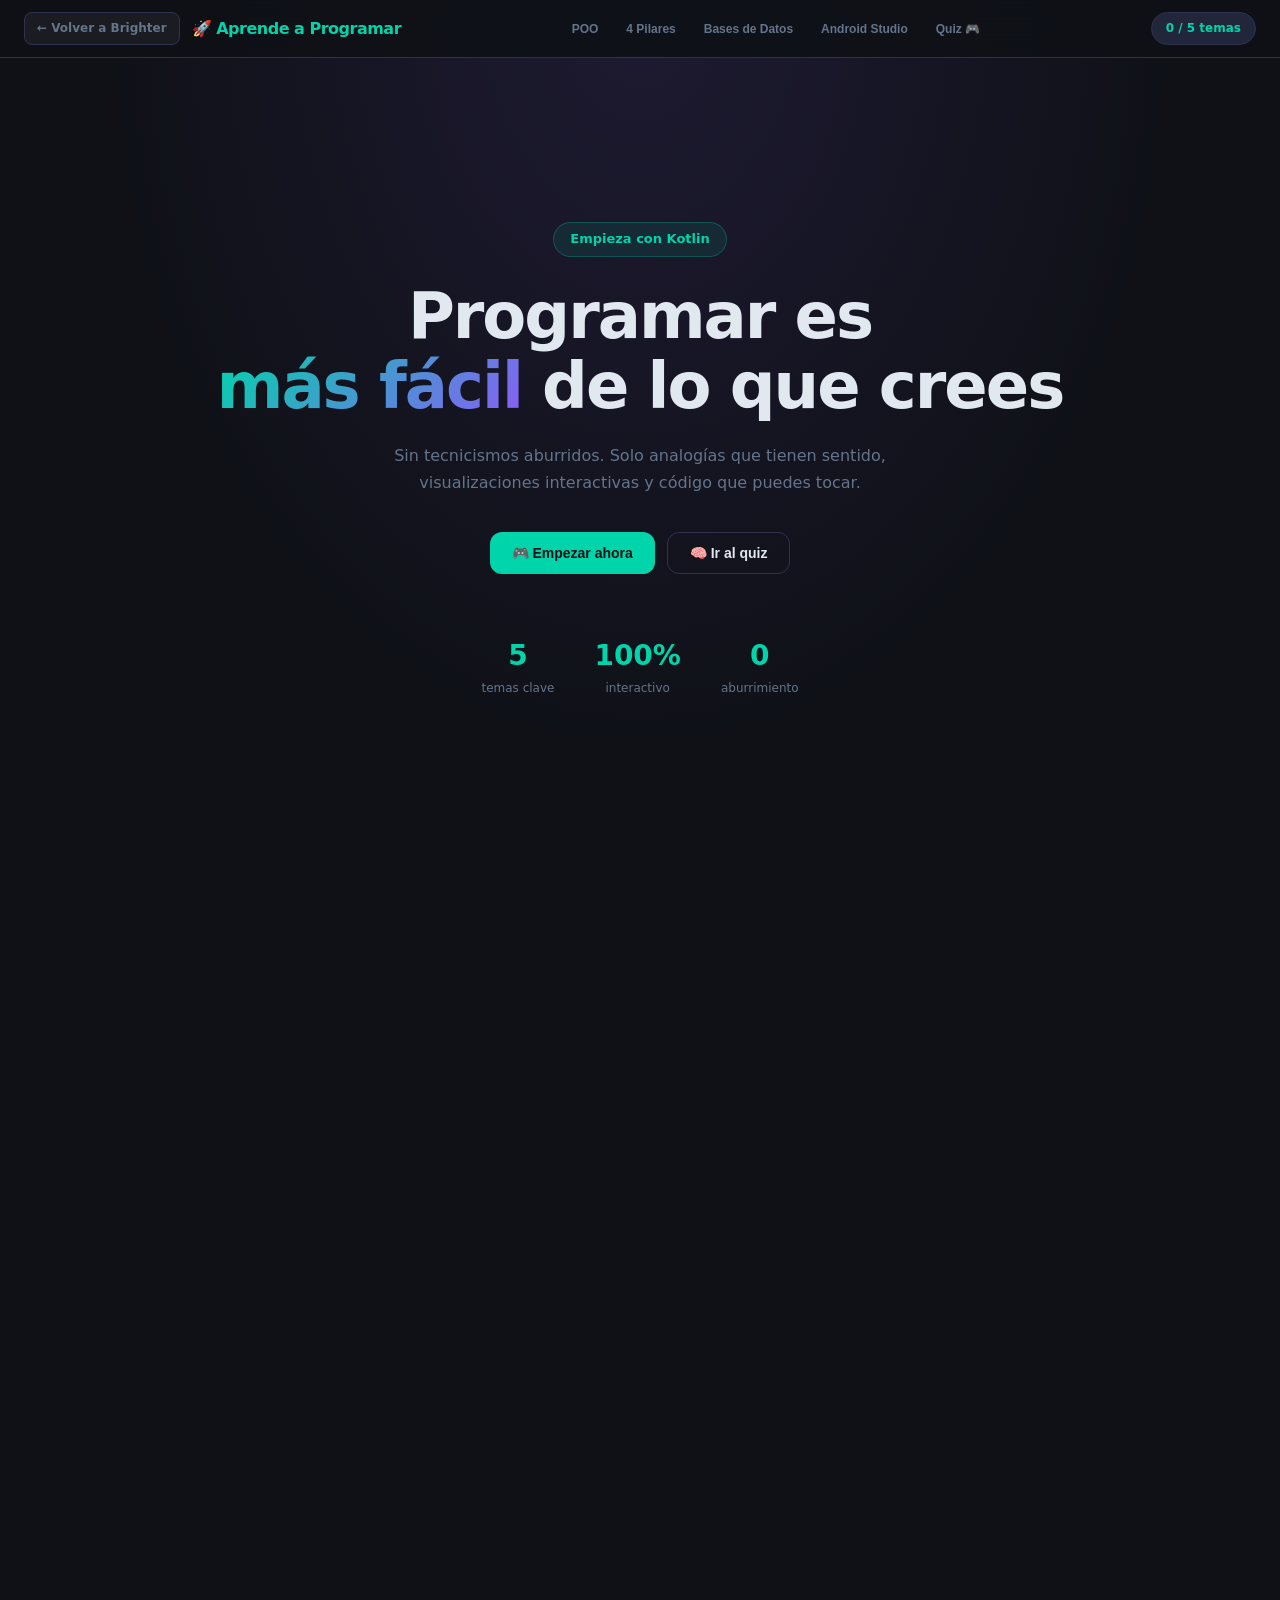
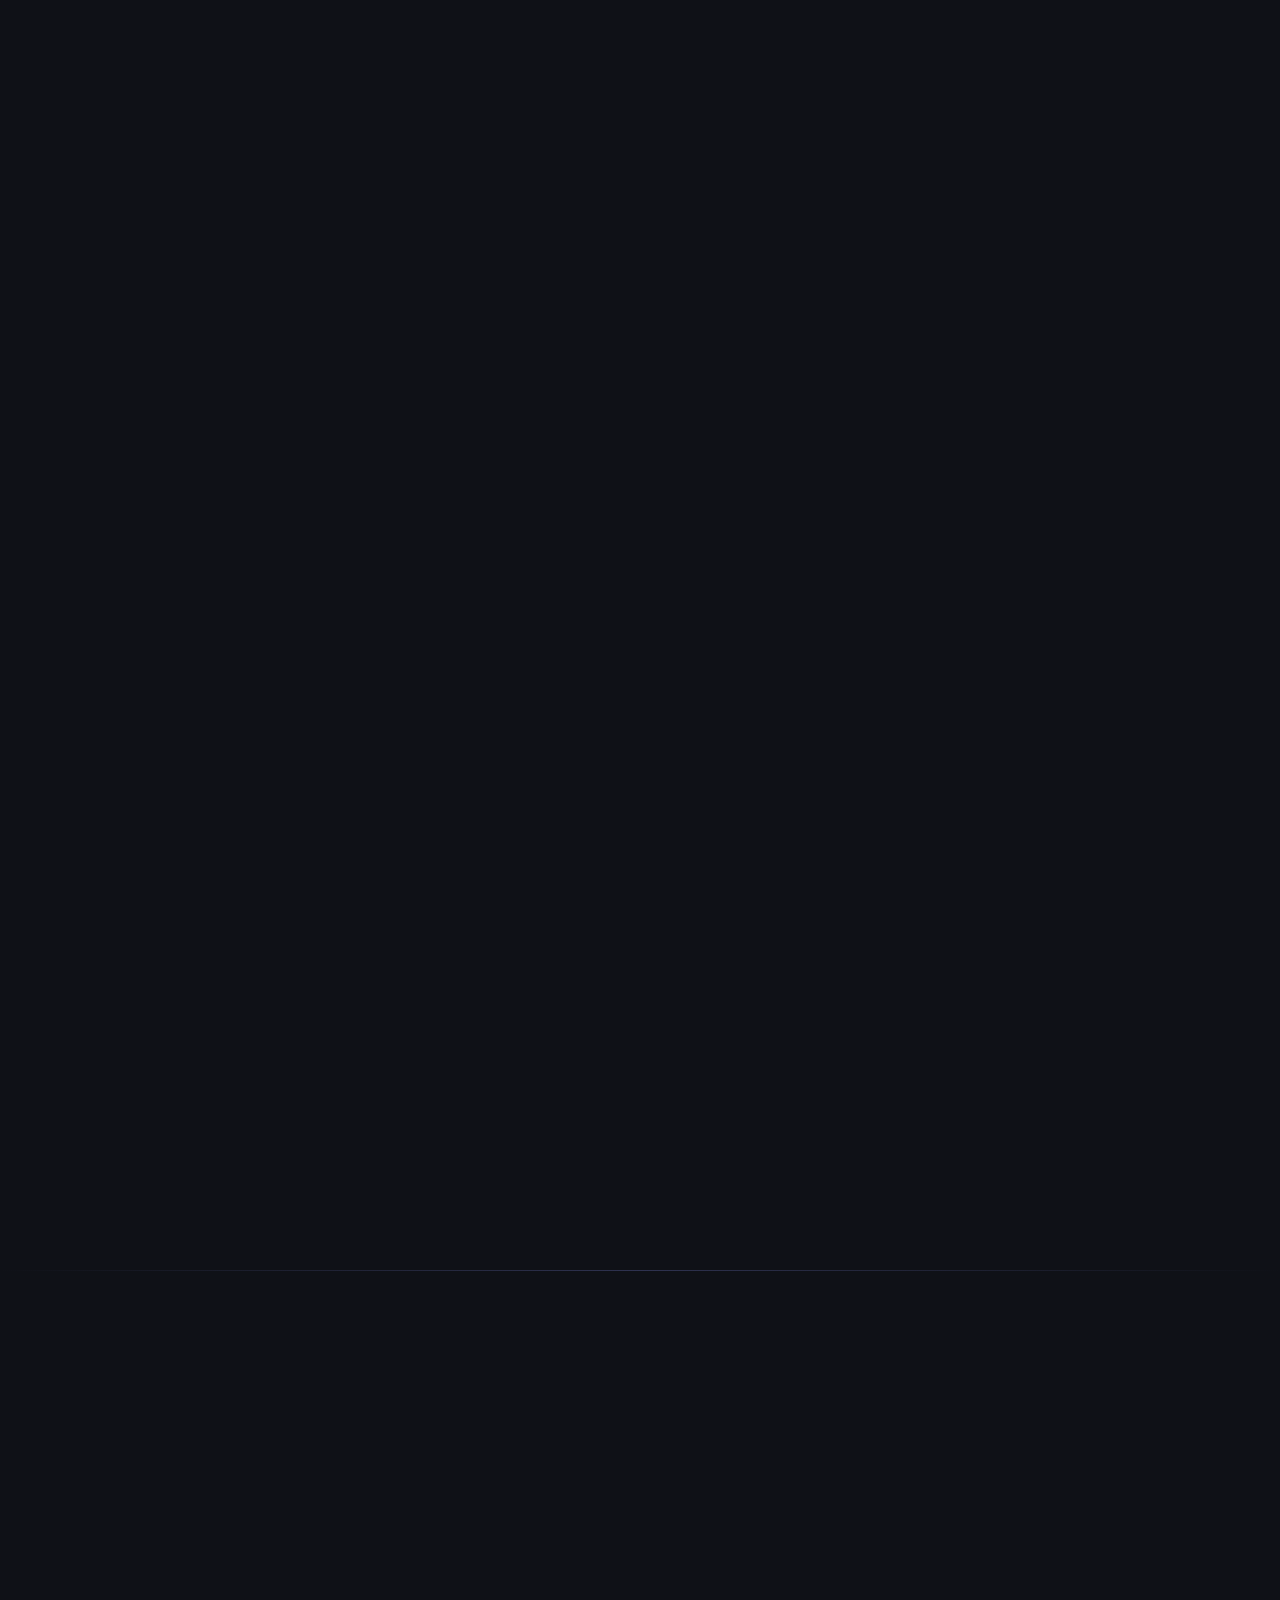
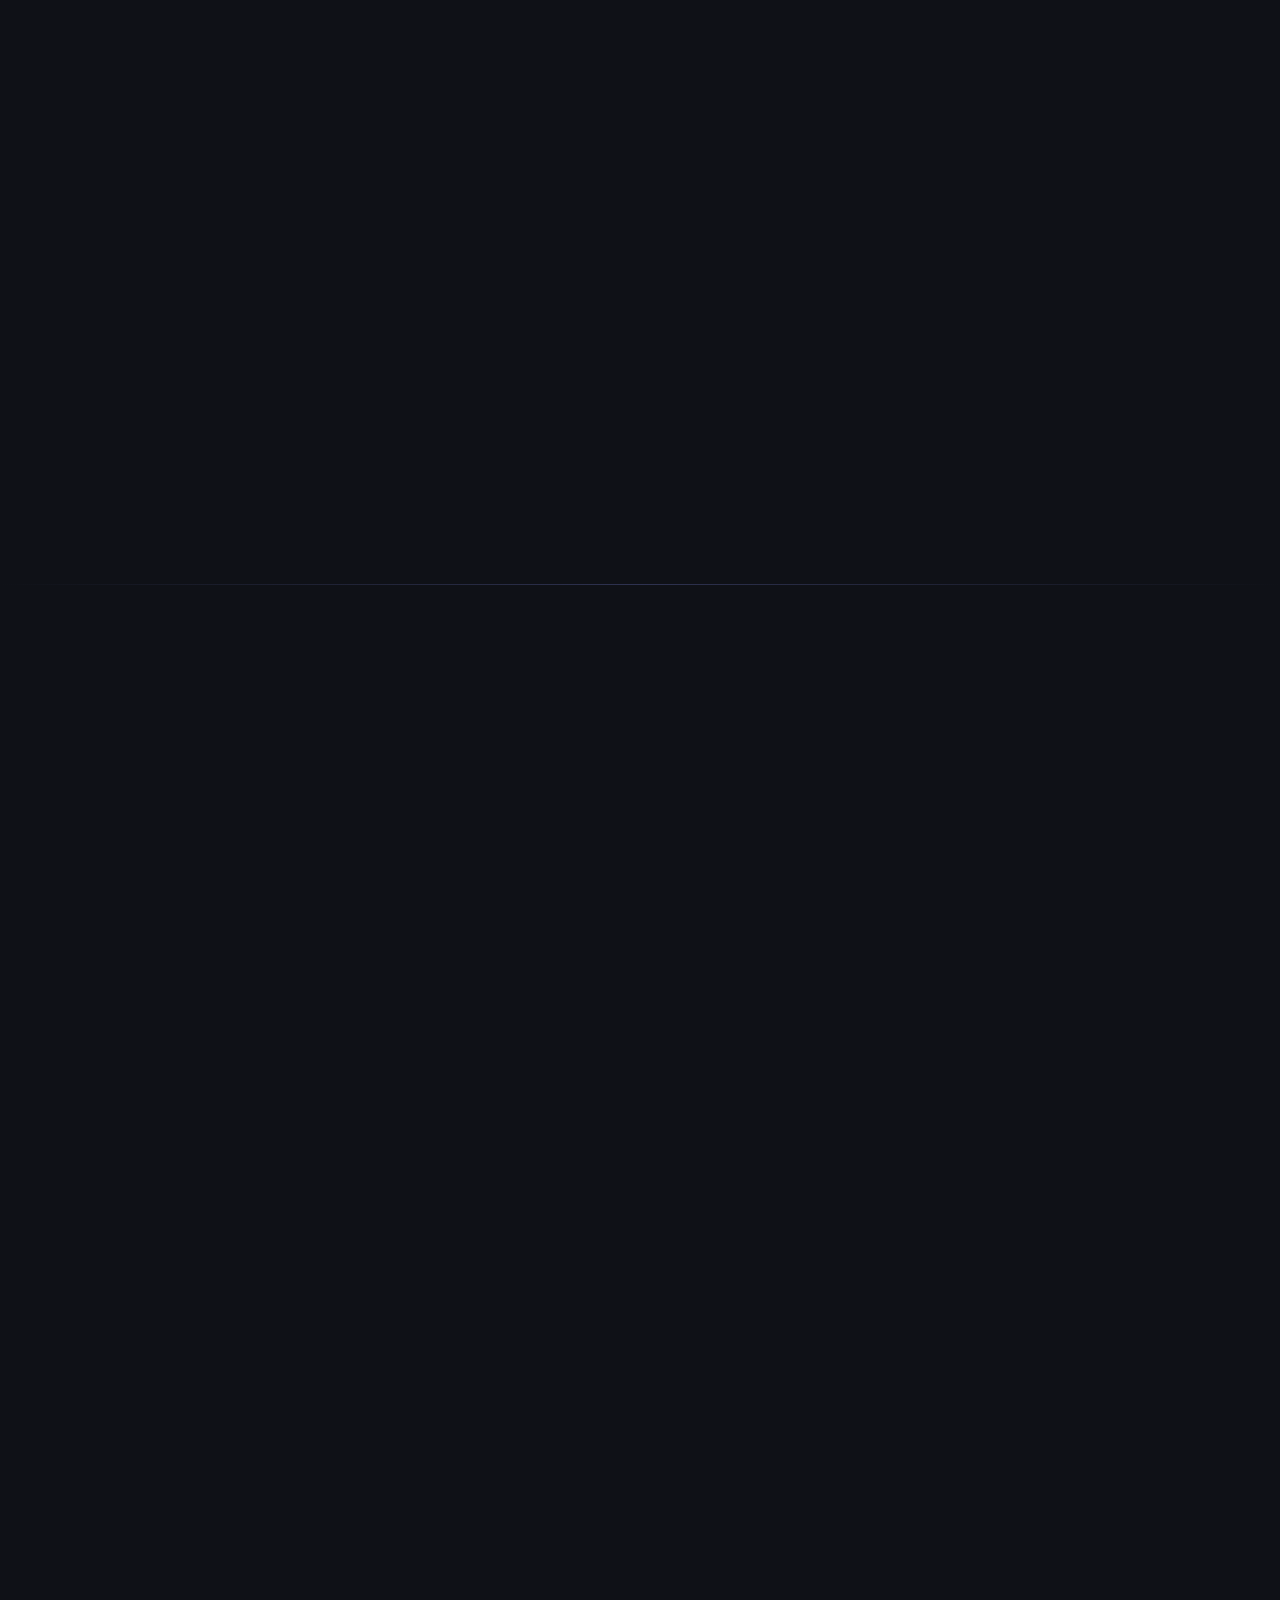
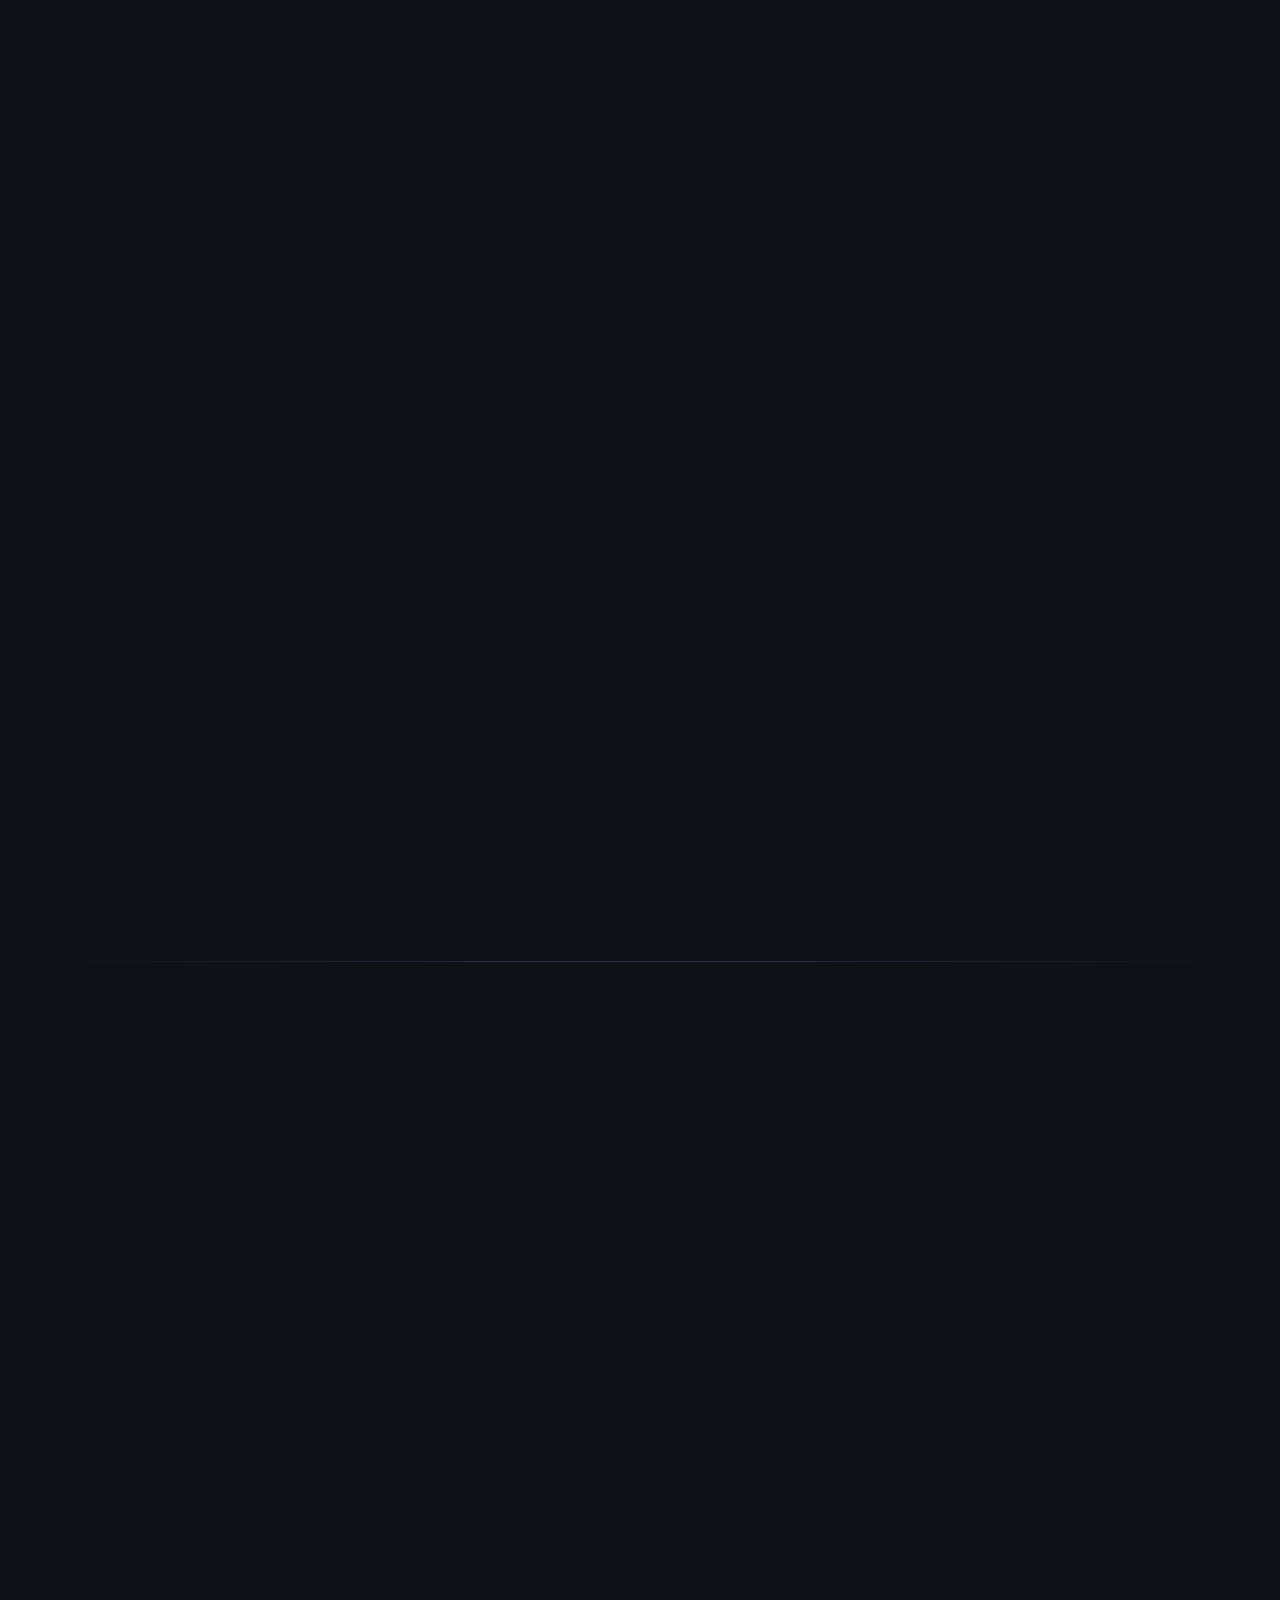
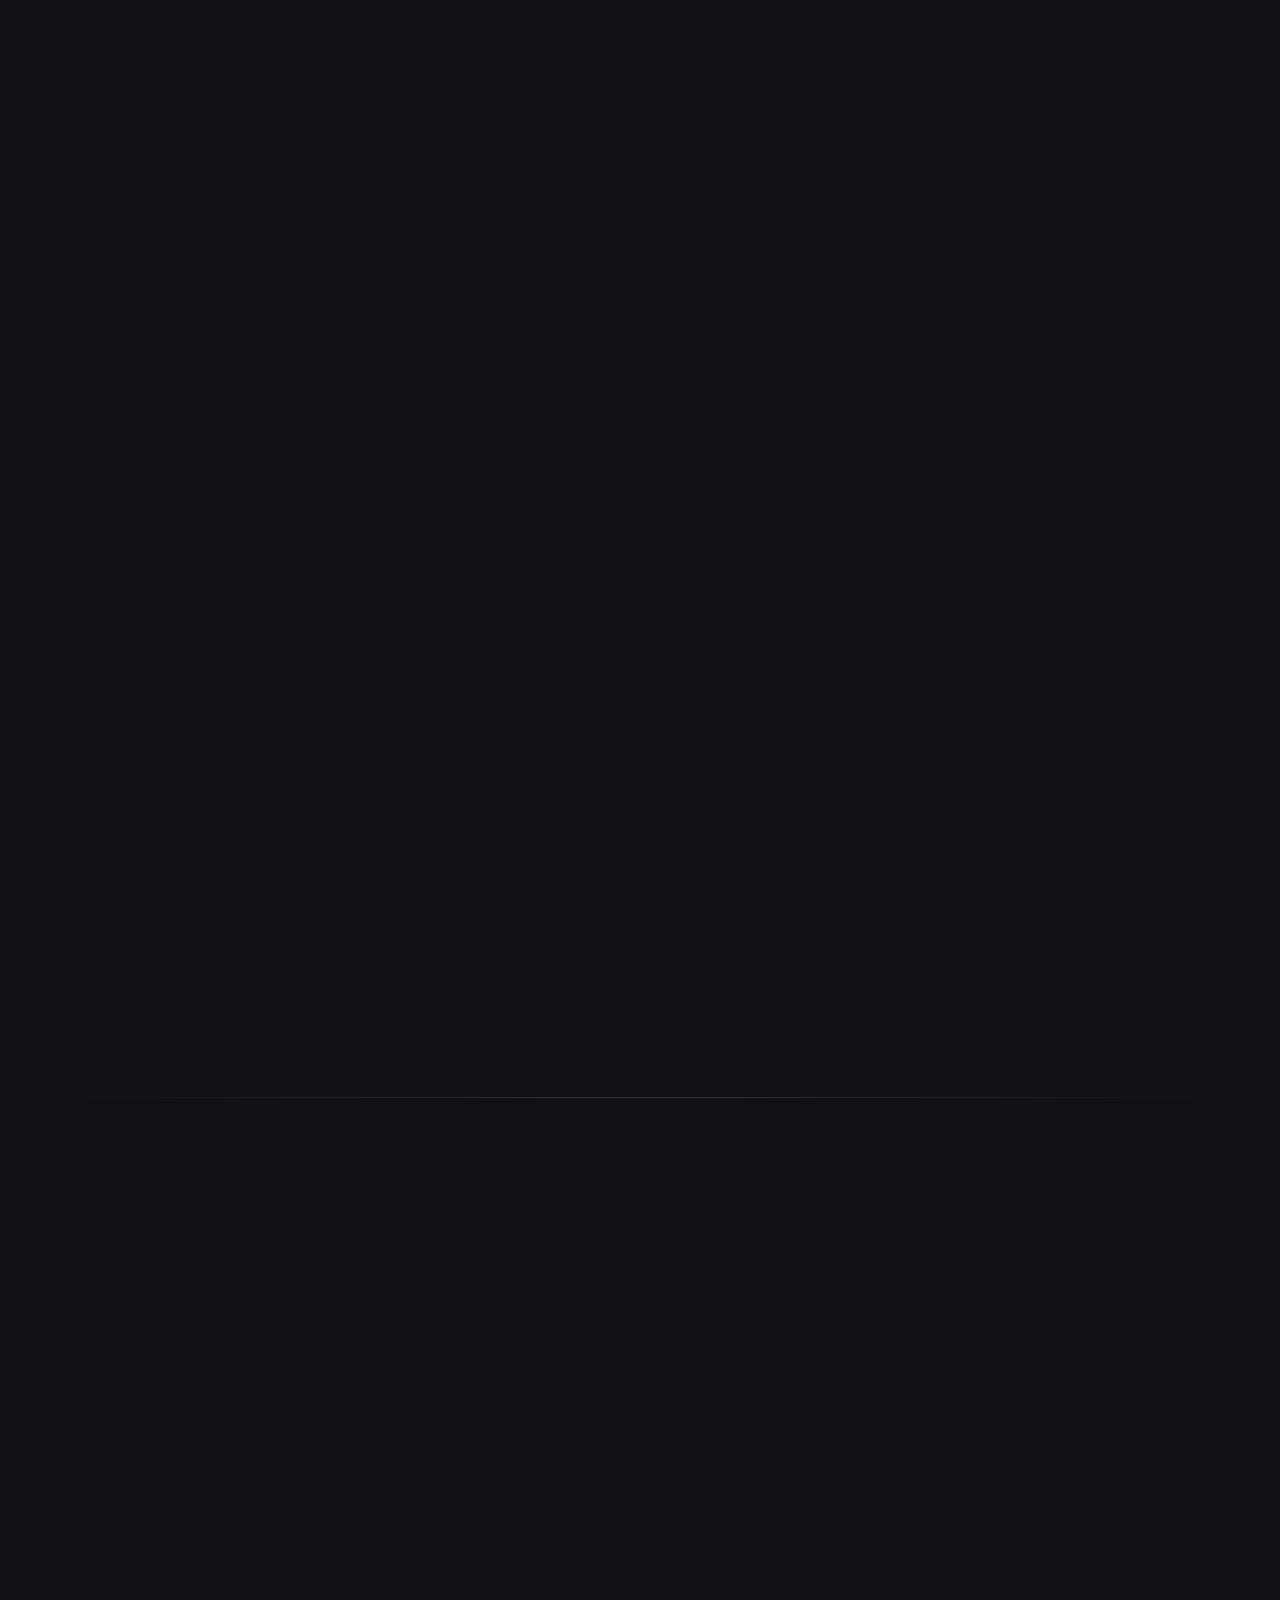
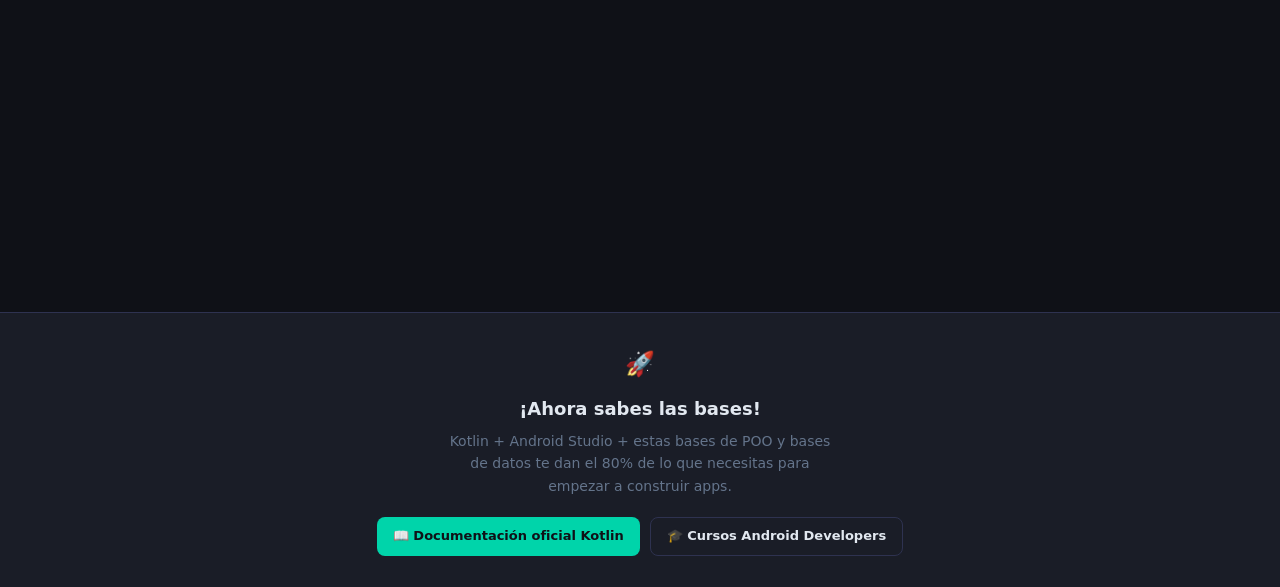
<file: aprende-programacion.html>
<!DOCTYPE html>
<html lang="es">
<head>
<meta charset="UTF-8">
<meta name="viewport" content="width=device-width, initial-scale=1.0">
<title>Aprende a Programar — Para novatos 🚀</title>
<style>
:root {
  --bg:      #0f1117;
  --bg2:     #1a1d27;
  --bg3:     #22263a;
  --border:  #2e3250;
  --teal:    #00d4aa;
  --purple:  #8b5cf6;
  --orange:  #f97316;
  --pink:    #ec4899;
  --blue:    #3b82f6;
  --yellow:  #fbbf24;
  --green:   #22c55e;
  --red:     #ef4444;
  --text:    #e2e8f0;
  --muted:   #64748b;
  --card-r:  16px;
}
*,*::before,*::after{margin:0;padding:0;box-sizing:border-box;}
html{scroll-behavior:smooth;}
body{background:var(--bg);color:var(--text);font-family:'Segoe UI',system-ui,sans-serif;line-height:1.6;overflow-x:hidden;}

/* ── PROGRESS BAR ── */
#progress-bar{position:fixed;top:0;left:0;height:3px;background:linear-gradient(90deg,var(--teal),var(--purple));z-index:999;transition:width .4s;}

/* ── NAV ── */
nav{position:fixed;top:0;left:0;right:0;z-index:100;background:rgba(15,17,23,.9);backdrop-filter:blur(12px);border-bottom:1px solid var(--border);padding:0 24px;height:58px;display:flex;align-items:center;justify-content:space-between;}
.nav-logo{font-size:16px;font-weight:800;color:var(--teal);letter-spacing:-0.5px;}
.nav-links{display:flex;gap:4px;}
.nav-link{padding:6px 12px;border-radius:8px;font-size:12px;font-weight:600;color:var(--muted);cursor:pointer;border:none;background:none;transition:all .2s;}
.nav-link:hover,.nav-link.active{background:rgba(0,212,170,.1);color:var(--teal);}
.progress-pill{background:var(--bg3);border:1px solid var(--border);border-radius:20px;padding:6px 14px;font-size:12px;font-weight:700;color:var(--teal);}

/* ── HERO ── */
.hero{min-height:100vh;display:flex;align-items:center;justify-content:center;text-align:center;padding:80px 24px 60px;background:radial-gradient(ellipse at 50% 0%,rgba(139,92,246,.12) 0%,transparent 60%);}
.hero-badge{display:inline-block;background:rgba(0,212,170,.1);border:1px solid rgba(0,212,170,.25);border-radius:20px;padding:6px 16px;font-size:13px;font-weight:600;color:var(--teal);margin-bottom:24px;}
.hero h1{font-size:clamp(32px,6vw,64px);font-weight:900;letter-spacing:-2px;line-height:1.1;margin-bottom:20px;}
.hero h1 span{background:linear-gradient(135deg,var(--teal),var(--purple));-webkit-background-clip:text;-webkit-text-fill-color:transparent;background-clip:text;}
.hero p{color:var(--muted);font-size:16px;max-width:500px;margin:0 auto 36px;line-height:1.7;}
.hero-btns{display:flex;gap:12px;justify-content:center;flex-wrap:wrap;}
.hero-stats{display:flex;gap:40px;justify-content:center;margin-top:60px;flex-wrap:wrap;}
.h-stat{text-align:center;}
.h-stat-n{font-size:28px;font-weight:900;color:var(--teal);}
.h-stat-l{font-size:12px;color:var(--muted);}

/* ── BUTTONS ── */
.btn{display:inline-flex;align-items:center;gap:8px;border:none;border-radius:12px;font-size:14px;font-weight:700;cursor:pointer;padding:12px 22px;transition:all .2s;text-decoration:none;}
.btn:hover{transform:translateY(-1px);}
.btn-teal{background:var(--teal);color:#0f1117;}
.btn-teal:hover{background:#00b896;}
.btn-purple{background:var(--purple);color:white;}
.btn-outline{background:transparent;border:1.5px solid var(--border);color:var(--text);}
.btn-outline:hover{border-color:var(--teal);color:var(--teal);}
.btn-sm{padding:8px 16px;font-size:13px;border-radius:8px;}

/* ── SECTION ── */
.section{padding:80px 24px;max-width:1100px;margin:0 auto;}
.section-label{font-size:11px;font-weight:700;color:var(--teal);text-transform:uppercase;letter-spacing:2px;margin-bottom:10px;}
.section h2{font-size:clamp(22px,3vw,36px);font-weight:800;letter-spacing:-1px;margin-bottom:12px;}
.section-sub{color:var(--muted);font-size:15px;max-width:560px;margin-bottom:48px;}
.divider{height:1px;background:linear-gradient(90deg,transparent,var(--border),transparent);margin:40px 0;}

/* ── CARDS ── */
.card{background:var(--bg2);border:1px solid var(--border);border-radius:var(--card-r);padding:24px;transition:border-color .2s;}
.card:hover{border-color:var(--teal);}
.card-dark{background:var(--bg3);}

/* ── CODE BLOCK ── */
.code{background:#0d1117;border:1px solid var(--border);border-radius:10px;padding:16px 20px;font-family:'Consolas','Courier New',monospace;font-size:13px;line-height:1.8;overflow-x:auto;position:relative;white-space:pre;}
.code .kw{color:#ff79c6;}
.code .cl{color:#8be9fd;}
.code .fn{color:#50fa7b;}
.code .st{color:#f1fa8c;}
.code .cm{color:#6272a4;font-style:italic;}
.code .num{color:#bd93f9;}
.code .pr{color:#ffb86c;}

/* ── BADGE ── */
.badge{display:inline-flex;align-items:center;gap:4px;padding:4px 10px;border-radius:20px;font-size:11px;font-weight:700;text-transform:uppercase;letter-spacing:.5px;}
.badge-teal{background:rgba(0,212,170,.1);color:var(--teal);border:1px solid rgba(0,212,170,.2);}
.badge-purple{background:rgba(139,92,246,.1);color:var(--purple);border:1px solid rgba(139,92,246,.2);}
.badge-orange{background:rgba(249,115,22,.1);color:var(--orange);border:1px solid rgba(249,115,22,.2);}
.badge-blue{background:rgba(59,130,246,.1);color:var(--blue);border:1px solid rgba(59,130,246,.2);}
.badge-green{background:rgba(34,197,94,.1);color:var(--green);border:1px solid rgba(34,197,94,.2);}
.badge-pink{background:rgba(236,72,153,.1);color:var(--pink);border:1px solid rgba(236,72,153,.2);}

/* ══════════════════════════════════
   OOP SECTION
══════════════════════════════════ */

/* Class → Object animator */
.class-factory{background:var(--bg2);border:1px solid var(--border);border-radius:20px;padding:32px;text-align:center;}
.blueprint{border:2px dashed var(--purple);border-radius:16px;padding:20px 28px;display:inline-block;margin-bottom:24px;position:relative;}
.blueprint-label{position:absolute;top:-11px;left:16px;background:var(--bg2);padding:0 8px;font-size:11px;font-weight:700;color:var(--purple);text-transform:uppercase;letter-spacing:1px;}
.blueprint h3{color:var(--purple);font-size:18px;margin-bottom:8px;}
.blueprint .attrs{display:flex;gap:8px;flex-wrap:wrap;justify-content:center;margin-top:10px;}
.attr-pill{background:rgba(139,92,246,.15);border:1px solid rgba(139,92,246,.3);color:var(--purple);border-radius:20px;padding:4px 12px;font-size:12px;font-weight:600;}
.factory-arrow{font-size:32px;color:var(--muted);margin:8px 0;}
.objects-row{display:flex;gap:16px;justify-content:center;flex-wrap:wrap;min-height:80px;align-items:center;}
.auto-obj{background:var(--bg3);border:2px solid var(--teal);border-radius:14px;padding:14px 18px;font-size:13px;text-align:left;animation:popIn .3s cubic-bezier(.34,1.56,.64,1);min-width:140px;}
.auto-obj .obj-title{font-size:11px;font-weight:700;color:var(--teal);text-transform:uppercase;letter-spacing:1px;margin-bottom:8px;}
.auto-obj .obj-attr{color:var(--muted);font-size:12px;margin-bottom:3px;}
.auto-obj .obj-attr span{color:var(--text);font-weight:600;}
@keyframes popIn{from{transform:scale(.5) translateY(20px);opacity:0;}to{transform:scale(1) translateY(0);opacity:1;}}

.oop-grid{display:grid;grid-template-columns:repeat(auto-fill,minmax(240px,1fr));gap:16px;margin-top:28px;}
.oop-card{background:var(--bg2);border:1px solid var(--border);border-radius:14px;padding:20px;transition:all .25s;}
.oop-card:hover{border-color:var(--teal);transform:translateY(-2px);}
.oop-icon{font-size:28px;margin-bottom:12px;}
.oop-term{font-size:15px;font-weight:800;margin-bottom:6px;}
.oop-analogy{font-size:13px;color:var(--muted);line-height:1.6;}
.oop-analogy strong{color:var(--text);}

/* Constructor animation */
.assembly-line{display:flex;align-items:center;gap:0;background:var(--bg3);border-radius:16px;padding:20px;overflow:hidden;position:relative;}
.conveyor{flex:1;height:4px;background:repeating-linear-gradient(90deg,var(--teal) 0px,var(--teal) 20px,transparent 20px,transparent 30px);animation:move 1s linear infinite;}
@keyframes move{from{background-position:0 0;}to{background-position:30px 0;}}
.station{background:var(--bg2);border:1px solid var(--border);border-radius:10px;padding:12px 16px;text-align:center;font-size:12px;font-weight:700;white-space:nowrap;z-index:1;}
.station .s-icon{font-size:20px;display:block;margin-bottom:4px;}

/* ══════════════════════════════════
   4 PILLARS
══════════════════════════════════ */
.pillars-tabs{display:flex;gap:4px;margin-bottom:24px;flex-wrap:wrap;}
.pillar-tab{padding:10px 20px;border-radius:10px;border:1.5px solid var(--border);background:var(--bg2);color:var(--muted);font-size:13px;font-weight:700;cursor:pointer;transition:all .2s;}
.pillar-tab:hover{border-color:var(--teal);color:var(--teal);}
.pillar-tab.active{background:var(--teal);border-color:var(--teal);color:#0f1117;}
.pillar-content{display:none;}
.pillar-content.active{display:grid;grid-template-columns:1fr 1fr;gap:24px;animation:fadeUp .3s ease;}
@keyframes fadeUp{from{opacity:0;transform:translateY(8px);}to{opacity:1;transform:translateY(0);}}

/* Encapsulamiento: ATM */
.atm-demo{background:var(--bg3);border-radius:16px;padding:24px;text-align:center;}
.atm-box{border:2px solid var(--border);border-radius:12px;padding:16px;margin:12px 0;position:relative;}
.atm-box .locked{position:absolute;top:-12px;right:12px;background:var(--orange);color:white;border-radius:20px;font-size:11px;font-weight:700;padding:3px 8px;}
.atm-slot{background:var(--bg2);border:1px solid var(--border);border-radius:8px;padding:10px;margin:6px 0;font-size:12px;color:var(--muted);cursor:pointer;transition:all .2s;}
.atm-slot:hover{border-color:var(--teal);color:var(--teal);}
.atm-result{background:var(--bg2);border:1px solid var(--green);border-radius:8px;padding:10px;margin-top:10px;font-size:12px;color:var(--green);min-height:36px;}

/* Herencia: árbol */
.tree-container{padding:20px 0;}
.tree-node{display:flex;flex-direction:column;align-items:center;}
.tree-box{background:var(--bg3);border:2px solid var(--purple);border-radius:10px;padding:10px 16px;text-align:center;font-size:13px;font-weight:700;white-space:nowrap;}
.tree-box.parent{border-color:var(--orange);background:rgba(249,115,22,.1);}
.tree-box.child{border-color:var(--blue);}
.tree-line{width:2px;height:24px;background:var(--border);}
.tree-row{display:flex;gap:16px;align-items:flex-start;justify-content:center;}
.tree-branch{display:flex;flex-direction:column;align-items:center;}
.tree-h-line{height:2px;background:var(--border);width:60px;margin-top:24px;}
.tree-attrs{margin-top:8px;font-size:11px;color:var(--muted);text-align:center;}

/* Polimorfismo: animales */
.animals-row{display:flex;gap:12px;flex-wrap:wrap;}
.animal-card{background:var(--bg3);border:2px solid var(--border);border-radius:12px;padding:14px;text-align:center;cursor:pointer;transition:all .2s;flex:1;min-width:100px;}
.animal-card:hover{border-color:var(--teal);}
.animal-card.playing{border-color:var(--yellow);animation:shake .3s ease;}
@keyframes shake{0%,100%{transform:translateX(0);}25%{transform:translateX(-4px);}75%{transform:translateX(4px);}}
.animal-emoji{font-size:36px;display:block;margin-bottom:8px;}
.animal-name{font-size:13px;font-weight:700;}
.animal-sound{font-size:12px;color:var(--muted);margin-top:4px;min-height:20px;}
.sound-bubble{background:var(--yellow);color:#0f1117;border-radius:20px;padding:4px 10px;font-weight:700;display:inline-block;animation:popIn .3s ease;}

/* Abstracción: auto driving */
.car-demo{background:var(--bg3);border-radius:16px;padding:20px;}
.steering-controls{display:grid;grid-template-columns:repeat(3,1fr);gap:8px;max-width:200px;margin:16px auto;}
.car-btn{background:var(--bg2);border:1.5px solid var(--border);border-radius:8px;padding:10px;text-align:center;cursor:pointer;font-size:13px;font-weight:700;transition:all .2s;}
.car-btn:hover{border-color:var(--teal);color:var(--teal);}
.hidden-engine{background:var(--bg2);border:1px dashed var(--border);border-radius:10px;padding:12px;margin-top:12px;font-size:12px;color:var(--muted);text-align:center;}
.car-road{background:#1a1d27;border-radius:10px;height:60px;margin:12px 0;display:flex;align-items:center;padding:0 16px;position:relative;overflow:hidden;}
.car-icon{font-size:28px;position:absolute;transition:left .4s ease;}
.car-status{font-size:13px;color:var(--muted);text-align:center;margin-top:8px;min-height:24px;}

/* ══════════════════════════════════
   DATABASES
══════════════════════════════════ */
.db-grid{display:grid;grid-template-columns:repeat(auto-fill,minmax(280px,1fr));gap:16px;margin-bottom:40px;}
.db-card{background:var(--bg2);border:1px solid var(--border);border-radius:14px;padding:20px;}
.db-card .term{font-size:15px;font-weight:800;margin-bottom:6px;color:var(--text);}
.db-card .analogy{font-size:13px;color:var(--muted);line-height:1.6;margin-bottom:10px;}

/* Table visual */
.sql-table{width:100%;border-collapse:collapse;font-size:13px;}
.sql-table th{background:var(--bg3);color:var(--teal);padding:10px 14px;text-align:left;font-size:11px;text-transform:uppercase;letter-spacing:.5px;border-bottom:2px solid var(--border);}
.sql-table td{padding:9px 14px;border-bottom:1px solid var(--border);transition:background .2s;}
.sql-table tr:hover td{background:rgba(0,212,170,.04);}
.pk{color:var(--yellow);font-weight:700;}
.fk{color:var(--blue);font-weight:700;}
.new-row{animation:highlightRow .5s ease;}
@keyframes highlightRow{0%{background:rgba(0,212,170,.2);}100%{background:transparent;}}

/* CRUD buttons */
.crud-bar{display:flex;gap:8px;flex-wrap:wrap;margin-bottom:16px;}
.crud-btn{padding:8px 16px;border-radius:8px;border:none;font-size:13px;font-weight:700;cursor:pointer;transition:all .2s;}
.crud-c{background:rgba(34,197,94,.15);color:var(--green);border:1px solid rgba(34,197,94,.3);}
.crud-r{background:rgba(59,130,246,.15);color:var(--blue);border:1px solid rgba(59,130,246,.3);}
.crud-u{background:rgba(251,191,36,.15);color:var(--yellow);border:1px solid rgba(251,191,36,.3);}
.crud-d{background:rgba(239,68,68,.15);color:var(--red);border:1px solid rgba(239,68,68,.3);}
.crud-btn:hover{transform:scale(1.05);}

/* JOIN animation */
.join-demo{background:var(--bg3);border-radius:16px;padding:24px;}
.tables-row{display:grid;grid-template-columns:1fr auto 1fr;gap:16px;align-items:center;}
.join-arrow{text-align:center;font-size:24px;color:var(--teal);}
.mini-table{font-size:12px;}
.mini-table .h{background:var(--bg2);padding:6px 10px;font-weight:700;color:var(--teal);border-radius:6px 6px 0 0;font-size:11px;text-transform:uppercase;}
.mini-table .r{padding:6px 10px;border-bottom:1px solid var(--border);}
.mini-table .r.highlighted{background:rgba(0,212,170,.1);color:var(--teal);}
.result-table{display:none;margin-top:16px;}
.result-table.show{display:block;animation:fadeUp .4s ease;}

/* SQL vs NoSQL */
.vs-grid{display:grid;grid-template-columns:1fr 1fr;gap:16px;}
.vs-box{border-radius:12px;padding:20px;}
.vs-sql{background:rgba(59,130,246,.08);border:1px solid rgba(59,130,246,.2);}
.vs-nosql{background:rgba(249,115,22,.08);border:1px solid rgba(249,115,22,.2);}
.vs-title{font-size:15px;font-weight:800;margin-bottom:12px;}
.vs-item{font-size:12px;color:var(--muted);margin-bottom:6px;display:flex;gap:8px;}

/* ══════════════════════════════════
   ANDROID STUDIO
══════════════════════════════════ */
.ide-mockup{background:#1e1e2e;border:1px solid var(--border);border-radius:16px;overflow:hidden;}
.ide-titlebar{background:#13131f;padding:12px 16px;display:flex;align-items:center;gap:8px;border-bottom:1px solid var(--border);}
.ide-dot{width:12px;height:12px;border-radius:50%;}
.ide-tabs{display:flex;gap:0;background:#13131f;border-bottom:1px solid var(--border);}
.ide-tab{padding:8px 20px;font-size:12px;font-weight:600;color:var(--muted);cursor:pointer;border-bottom:2px solid transparent;transition:all .2s;}
.ide-tab.active{color:var(--teal);border-bottom-color:var(--teal);}
.ide-body{padding:20px;font-family:'Consolas','Courier New',monospace;font-size:13px;line-height:1.9;min-height:200px;}
.ide-sidebar{background:#13131f;border-right:1px solid var(--border);padding:12px;font-size:11px;color:var(--muted);}
.ide-layout{display:grid;grid-template-columns:180px 1fr;}
.file-tree .f{padding:4px 8px;cursor:pointer;border-radius:4px;display:flex;gap:6px;align-items:center;font-size:12px;}
.file-tree .f:hover{background:rgba(255,255,255,.05);}
.file-tree .f.active{background:rgba(0,212,170,.1);color:var(--teal);}

.kotlin-magic{background:rgba(139,92,246,.08);border:1px solid rgba(139,92,246,.2);border-radius:12px;padding:16px;margin-top:16px;}
.magic-title{font-size:13px;font-weight:700;color:var(--purple);margin-bottom:10px;}
.magic-item{display:flex;gap:10px;align-items:flex-start;margin-bottom:8px;font-size:12px;color:var(--muted);}
.magic-item::before{content:'✨';flex-shrink:0;}

.android-components{display:grid;grid-template-columns:repeat(auto-fill,minmax(180px,1fr));gap:14px;margin-top:24px;}
.android-comp{background:var(--bg2);border:1px solid var(--border);border-radius:12px;padding:16px;text-align:center;cursor:pointer;transition:all .2s;}
.android-comp:hover{border-color:var(--purple);transform:translateY(-2px);}
.android-comp .ac-icon{font-size:28px;margin-bottom:8px;}
.android-comp .ac-name{font-size:13px;font-weight:700;margin-bottom:4px;}
.android-comp .ac-desc{font-size:11px;color:var(--muted);}

/* ── QUIZ ── */
.quiz-section{background:var(--bg2);border:1px solid var(--border);border-radius:20px;padding:32px;margin-top:48px;}
.quiz-q{font-size:16px;font-weight:700;margin-bottom:20px;}
.quiz-opts{display:flex;flex-direction:column;gap:10px;}
.quiz-opt{background:var(--bg3);border:1.5px solid var(--border);border-radius:10px;padding:14px 18px;cursor:pointer;font-size:14px;transition:all .2s;}
.quiz-opt:hover{border-color:var(--teal);}
.quiz-opt.correct{border-color:var(--green);background:rgba(34,197,94,.1);color:var(--green);}
.quiz-opt.wrong{border-color:var(--red);background:rgba(239,68,68,.1);color:var(--red);}
.quiz-feedback{margin-top:14px;padding:14px;border-radius:10px;font-size:14px;display:none;}
.quiz-feedback.show{display:block;animation:fadeUp .3s ease;}
.quiz-nav{display:flex;gap:10px;margin-top:16px;align-items:center;justify-content:space-between;}
.quiz-progress{font-size:13px;color:var(--muted);}

/* ── SCROLL REVEAL ── */
.reveal{opacity:0;transform:translateY(30px);transition:opacity .6s,transform .6s;}
.reveal.visible{opacity:1;transform:translateY(0);}

/* ── TOOLTIP ── */
.tooltip{position:relative;display:inline-block;}
.tooltip:hover::after{content:attr(data-tip);position:absolute;bottom:calc(100% + 8px);left:50%;transform:translateX(-50%);background:var(--bg3);border:1px solid var(--border);color:var(--text);font-size:12px;padding:6px 10px;border-radius:8px;white-space:nowrap;z-index:50;pointer-events:none;}

/* responsive */
@media(max-width:700px){
  .pillar-content.active,.vs-grid,.tables-row,.ide-layout{grid-template-columns:1fr;}
  .nav-links{display:none;}
  .join-arrow{transform:rotate(90deg);}
}
</style>
</head>
<body>
<div id="progress-bar" style="width:0%"></div>

<!-- NAV -->
<nav>
  <div style="display:flex;align-items:center;gap:12px;">
    <a href="#" onclick="history.back();return false;" style="display:inline-flex;align-items:center;gap:6px;padding:6px 12px;border-radius:8px;background:rgba(255,255,255,.05);border:1px solid var(--border);color:var(--muted);font-size:12px;font-weight:700;text-decoration:none;transition:all .2s;" onmouseover="this.style.borderColor='var(--teal)';this.style.color='var(--teal)'" onmouseout="this.style.borderColor='var(--border)';this.style.color='var(--muted)'">← Volver a Brighter</a>
    <div class="nav-logo">🚀 Aprende a Programar</div>
  </div>
  <div class="nav-links">
    <button class="nav-link" onclick="scrollTo('oop')">POO</button>
    <button class="nav-link" onclick="scrollTo('pillars')">4 Pilares</button>
    <button class="nav-link" onclick="scrollTo('databases')">Bases de Datos</button>
    <button class="nav-link" onclick="scrollTo('android')">Android Studio</button>
    <button class="nav-link" onclick="scrollTo('quiz')">Quiz 🎮</button>
  </div>
  <div class="progress-pill" id="progress-pill">0 / 5 temas</div>
</nav>

<!-- HERO -->
<section class="hero">
  <div>
    <div class="hero-badge">Empieza con Kotlin</div>
    <h1>Programar es<br><span>más fácil</span> de lo que crees</h1>
    <p>Sin tecnicismos aburridos. Solo analogías que tienen sentido, visualizaciones interactivas y código que puedes tocar.</p>
    <div class="hero-btns">
      <button class="btn btn-teal" onclick="scrollTo('oop')">🎮 Empezar ahora</button>
      <button class="btn btn-outline" onclick="scrollTo('quiz')">🧠 Ir al quiz</button>
    </div>
    <div class="hero-stats">
      <div class="h-stat"><div class="h-stat-n">5</div><div class="h-stat-l">temas clave</div></div>
      <div class="h-stat"><div class="h-stat-n">100%</div><div class="h-stat-l">interactivo</div></div>
      <div class="h-stat"><div class="h-stat-n">0</div><div class="h-stat-l">aburrimiento</div></div>
    </div>
  </div>
</section>

<!-- ═══════════════ POO ═══════════════ -->
<section class="section reveal" id="oop">
  <div class="section-label">Tema 1 · Programación Orientada a Objetos</div>
  <h2>¿Qué es la POO?</h2>
  <p class="section-sub">Programar en objetos es como diseñar con moldes. Primero defines el molde (la Clase), luego lo usas para crear cosas reales (Objetos).</p>

  <!-- CLASS → OBJECT FACTORY -->
  <div class="class-factory reveal">
    <div class="blueprint">
      <span class="blueprint-label">📐 Clase (el molde)</span>
      <h3>Auto</h3>
      <div class="attrs">
        <span class="attr-pill">marca: String</span>
        <span class="attr-pill">color: String</span>
        <span class="attr-pill">velocidad: Int</span>
        <span class="attr-pill">acelerar()</span>
        <span class="attr-pill">frenar()</span>
      </div>
    </div>
    <div class="factory-arrow">⬇️</div>
    <p style="color:var(--muted);font-size:13px;margin-bottom:16px;">Haz clic para crear un objeto (instancia) de la clase Auto:</p>
    <div style="display:flex;gap:10px;justify-content:center;flex-wrap:wrap;margin-bottom:20px;">
      <button class="btn btn-teal btn-sm" onclick="createAuto('Toyota','🔴 Rojo')">🔴 Crear Auto Rojo</button>
      <button class="btn btn-purple btn-sm" onclick="createAuto('Honda','🔵 Azul')">🔵 Crear Auto Azul</button>
      <button class="btn btn-sm" style="background:rgba(251,191,36,.15);border:1px solid var(--yellow);color:var(--yellow);" onclick="createAuto('BMW','🟡 Amarillo')">🟡 Crear Auto Amarillo</button>
      <button class="btn btn-outline btn-sm" onclick="clearAutos()">🗑 Limpiar</button>
    </div>
    <div class="objects-row" id="objects-row">
      <span style="color:var(--muted);font-size:13px;">👆 Haz clic en un botón para crear tu primer objeto</span>
    </div>
  </div>

  <!-- CONCEPTS GRID -->
  <div class="oop-grid reveal" style="margin-top:32px;">
    <div class="oop-card">
      <div class="oop-icon">📐</div>
      <div class="oop-term" style="color:var(--purple);">Clase</div>
      <div class="oop-analogy">El <strong>molde o plano</strong>. Define cómo será algo, pero no es la cosa en sí. "La clase Auto define que todo auto tiene marca, color y puede acelerar."</div>
    </div>
    <div class="oop-card">
      <div class="oop-icon">🚗</div>
      <div class="oop-term" style="color:var(--teal);">Objeto</div>
      <div class="oop-analogy">La <strong>cosa real creada</strong> a partir del molde. Si la clase es el plano, el objeto es la casa construida. "Mi auto rojo específico es un objeto de la clase Auto."</div>
    </div>
    <div class="oop-card">
      <div class="oop-icon">🏭</div>
      <div class="oop-term" style="color:var(--orange);">Constructor</div>
      <div class="oop-analogy">Método especial que <strong>se ejecuta al crear el objeto</strong> para darle sus valores iniciales. "Como la línea de ensamblaje: cuando creo el objeto, el constructor le pone su marca y color."</div>
    </div>
    <div class="oop-card">
      <div class="oop-icon">🏷️</div>
      <div class="oop-term" style="color:var(--yellow);">Atributos</div>
      <div class="oop-analogy">Las <strong>características</strong> de un objeto. "En la clase Auto, los atributos serían <em>marca</em>, <em>color</em> y <em>velocidad</em>."</div>
    </div>
    <div class="oop-card">
      <div class="oop-icon">⚡</div>
      <div class="oop-term" style="color:var(--green);">Métodos</div>
      <div class="oop-analogy">Las <strong>acciones</strong> que un objeto puede hacer. "acelerar() o frenar() serían métodos de la clase Auto. Son funciones dentro de la clase."</div>
    </div>
    <div class="oop-card">
      <div class="oop-icon">🎯</div>
      <div class="oop-term" style="color:var(--pink);">Instancia</div>
      <div class="oop-analogy">Cada objeto creado <strong>a partir de una clase</strong> es una instancia. "val miAuto = Auto("Toyota","Rojo") crea una instancia de Auto."</div>
    </div>
  </div>

  <!-- KOTLIN CODE -->
  <div class="card reveal" style="margin-top:32px;">
    <div style="display:flex;align-items:center;justify-content:space-between;margin-bottom:16px;">
      <h3>Así se ve en Kotlin 🇰🇷</h3>
      <span class="badge badge-teal">Kotlin · Android Studio</span>
    </div>
    <div class="code">
<span class="cm">// 1. La CLASE (el molde)</span>
<span class="kw">class</span> <span class="cl">Auto</span>(<span class="pr">marca</span>: <span class="cl">String</span>, <span class="pr">color</span>: <span class="cl">String</span>) {
    <span class="cm">// ATRIBUTOS</span>
    <span class="kw">var</span> <span class="pr">velocidad</span>: <span class="cl">Int</span> = <span class="num">0</span>

    <span class="cm">// MÉTODOS (acciones)</span>
    <span class="kw">fun</span> <span class="fn">acelerar</span>() { <span class="pr">velocidad</span> += <span class="num">10</span> }
    <span class="kw">fun</span> <span class="fn">frenar</span>()    { <span class="pr">velocidad</span> -= <span class="num">10</span> }
}

<span class="cm">// 2. CREAR OBJETOS (instancias del molde)</span>
<span class="kw">val</span> <span class="pr">miAuto</span>    = <span class="cl">Auto</span>(<span class="st">"Toyota"</span>, <span class="st">"Rojo"</span>)
<span class="kw">val</span> <span class="pr">tuAuto</span>    = <span class="cl">Auto</span>(<span class="st">"Honda"</span>, <span class="st">"Azul"</span>)

<span class="cm">// 3. USAR métodos del objeto</span>
<span class="pr">miAuto</span>.<span class="fn">acelerar</span>()  <span class="cm">// velocidad = 10</span>
<span class="pr">miAuto</span>.<span class="fn">acelerar</span>()  <span class="cm">// velocidad = 20</span></div>
  </div>
</section>

<div class="divider"></div>

<!-- ═══════════════ 4 PILLARS ═══════════════ -->
<section class="section reveal" id="pillars">
  <div class="section-label">Tema 2 · Los 4 Pilares de la POO</div>
  <h2>Los 4 pilares que debes conocer</h2>
  <p class="section-sub">Estos conceptos te los pueden preguntar directo en una entrevista. Aquí los ves en acción, no solo de memoria.</p>

  <div class="pillars-tabs">
    <button class="pillar-tab active" onclick="showPillar('encap',this)">🔒 Encapsulamiento</button>
    <button class="pillar-tab" onclick="showPillar('herencia',this)">🌳 Herencia</button>
    <button class="pillar-tab" onclick="showPillar('poli',this)">🎭 Polimorfismo</button>
    <button class="pillar-tab" onclick="showPillar('abstr',this)">🎭 Abstracción</button>
  </div>

  <!-- ENCAPSULAMIENTO -->
  <div class="pillar-content active" id="pillar-encap">
    <div>
      <span class="badge badge-orange" style="margin-bottom:12px;">🔒 Encapsulamiento</span>
      <h3 style="margin-bottom:8px;">Esconder los datos internos</h3>
      <p style="color:var(--muted);font-size:14px;line-height:1.7;margin-bottom:16px;">
        Se usa <code style="background:var(--bg3);padding:2px 6px;border-radius:4px;color:var(--orange);">private</code> para proteger datos y métodos <code style="background:var(--bg3);padding:2px 6px;border-radius:4px;color:var(--green);">get()</code>/<code style="background:var(--bg3);padding:2px 6px;border-radius:4px;color:var(--green);">set()</code> para acceder controladamente.
      </p>
      <div class="code" style="font-size:12px;">
<span class="kw">class</span> <span class="cl">CuentaBancaria</span> {
    <span class="kw">private var</span> <span class="pr">saldo</span>: <span class="cl">Double</span> = <span class="num">0.0</span>  <span class="cm">// ← nadie accede directo</span>

    <span class="kw">fun</span> <span class="fn">depositar</span>(<span class="pr">monto</span>: <span class="cl">Double</span>) {
        <span class="kw">if</span> (<span class="pr">monto</span> > <span class="num">0</span>) <span class="pr">saldo</span> += <span class="pr">monto</span>  <span class="cm">// acceso controlado</span>
    }
    <span class="kw">fun</span> <span class="fn">getSaldo</span>() = <span class="pr">saldo</span>  <span class="cm">// solo lectura</span>
}</div>
    </div>
    <div class="atm-demo">
      <h4 style="margin-bottom:12px;">🏧 Cajero Automático — inténtalo</h4>
      <div class="atm-box">
        <span class="locked">🔒 private</span>
        <div style="font-size:13px;color:var(--muted);margin-bottom:10px;">Datos internos (no accesibles directamente):</div>
        <div style="font-size:12px;color:var(--border);">saldo = ████████</div>
        <div style="font-size:12px;color:var(--border);">pin = ████</div>
      </div>
      <p style="font-size:12px;color:var(--muted);margin-bottom:10px;">Solo puedes usar los botones controlados:</p>
      <div class="atm-slot" onclick="atmAction('saldo')">📊 Ver mi saldo</div>
      <div class="atm-slot" onclick="atmAction('depositar')">💰 Depositar S/ 100</div>
      <div class="atm-slot" onclick="atmAction('retirar')">💸 Retirar S/ 50</div>
      <div class="atm-result" id="atm-result">← Toca un botón para interactuar</div>
    </div>
  </div>

  <!-- HERENCIA -->
  <div class="pillar-content" id="pillar-herencia">
    <div>
      <span class="badge badge-purple" style="margin-bottom:12px;">🌳 Herencia</span>
      <h3 style="margin-bottom:8px;">Reutilizar código con una clase padre</h3>
      <p style="color:var(--muted);font-size:14px;line-height:1.7;margin-bottom:16px;">
        La clase hija hereda todo de la clase padre. No repites código.
      </p>
      <div class="code" style="font-size:12px;">
<span class="kw">open class</span> <span class="cl">Vehiculo</span> {            <span class="cm">// PADRE</span>
    <span class="kw">var</span> <span class="pr">ruedas</span>: <span class="cl">Int</span> = <span class="num">4</span>
    <span class="kw">fun</span> <span class="fn">arrancar</span>() { <span class="cm">/* encender */</span> }
}

<span class="kw">class</span> <span class="cl">Auto</span> : <span class="cl">Vehiculo</span>() {       <span class="cm">// HIJO</span>
    <span class="kw">fun</span> <span class="fn">abrirMaletero</span>() { }  <span class="cm">// propio</span>
}

<span class="kw">class</span> <span class="cl">Moto</span> : <span class="cl">Vehiculo</span>() {       <span class="cm">// HIJO</span>
    <span class="kw">init</span> { <span class="pr">ruedas</span> = <span class="num">2</span> }
    <span class="kw">fun</span> <span class="fn">hacerCaballito</span>() { }
}</div>
    </div>
    <div class="card card-dark">
      <h4 style="margin-bottom:16px;">🌳 Árbol de herencia</h4>
      <div class="tree-container">
        <div class="tree-node">
          <div class="tree-box parent">🚗 Vehiculo<div class="tree-attrs">ruedas · arrancar()</div></div>
          <div class="tree-line"></div>
          <div style="display:flex;gap:0;align-items:flex-start;">
            <div style="display:flex;flex-direction:column;align-items:flex-end;">
              <div class="tree-h-line" style="width:80px;margin-top:0;"></div>
            </div>
            <div class="tree-row">
              <div class="tree-branch">
                <div class="tree-box child">🚗 Auto<div class="tree-attrs">✓ ruedas · ✓ arrancar()<br>+ abrirMaletero()</div></div>
              </div>
              <div style="width:80px;"></div>
              <div class="tree-branch">
                <div class="tree-box child">🏍 Moto<div class="tree-attrs">✓ ruedas=2 · ✓ arrancar()<br>+ hacerCaballito()</div></div>
              </div>
            </div>
            <div style="display:flex;flex-direction:column;align-items:flex-start;">
              <div class="tree-h-line" style="width:80px;margin-top:0;"></div>
            </div>
          </div>
        </div>
      </div>
      <div style="margin-top:16px;background:rgba(139,92,246,.08);border:1px solid rgba(139,92,246,.2);border-radius:10px;padding:12px;font-size:13px;color:var(--muted);">
        💡 <strong style="color:var(--purple);">open</strong> en Kotlin significa "esta clase puede ser heredada". Por defecto las clases son cerradas.
      </div>
    </div>
  </div>

  <!-- POLIMORFISMO -->
  <div class="pillar-content" id="pillar-poli">
    <div>
      <span class="badge badge-blue" style="margin-bottom:12px;">🎭 Polimorfismo</span>
      <h3 style="margin-bottom:8px;">El mismo método, comportamientos distintos</h3>
      <p style="color:var(--muted);font-size:14px;line-height:1.7;margin-bottom:16px;">
        El método se llama igual en todos, pero cada clase lo implementa a su manera con <code style="background:var(--bg3);padding:2px 6px;border-radius:4px;color:var(--blue);">override</code>.
      </p>
      <div class="code" style="font-size:12px;">
<span class="kw">open class</span> <span class="cl">Animal</span> {
    <span class="kw">open fun</span> <span class="fn">hacerSonido</span>(): <span class="cl">String</span> = <span class="st">""</span>
}

<span class="kw">class</span> <span class="cl">Perro</span> : <span class="cl">Animal</span>() {
    <span class="kw">override fun</span> <span class="fn">hacerSonido</span>() = <span class="st">"¡Guau guau!"</span>
}
<span class="kw">class</span> <span class="cl">Gato</span> : <span class="cl">Animal</span>() {
    <span class="kw">override fun</span> <span class="fn">hacerSonido</span>() = <span class="st">"¡Miauu!"</span>
}
<span class="kw">class</span> <span class="cl">Pato</span> : <span class="cl">Animal</span>() {
    <span class="kw">override fun</span> <span class="fn">hacerSonido</span>() = <span class="st">"¡Cuac cuac!"</span>
}</div>
    </div>
    <div class="card card-dark">
      <h4 style="margin-bottom:4px;">🎵 Haz clic para escuchar hacerSonido()</h4>
      <p style="font-size:13px;color:var(--muted);margin-bottom:16px;">El método se llama igual en todos, pero el resultado es distinto</p>
      <div class="animals-row">
        <div class="animal-card" id="ac-dog" onclick="animalSound('dog')">
          <span class="animal-emoji">🐶</span>
          <div class="animal-name">Perro</div>
          <div class="animal-sound" id="as-dog"></div>
        </div>
        <div class="animal-card" id="ac-cat" onclick="animalSound('cat')">
          <span class="animal-emoji">🐱</span>
          <div class="animal-name">Gato</div>
          <div class="animal-sound" id="as-cat"></div>
        </div>
        <div class="animal-card" id="ac-duck" onclick="animalSound('duck')">
          <span class="animal-emoji">🦆</span>
          <div class="animal-name">Pato</div>
          <div class="animal-sound" id="as-duck"></div>
        </div>
        <div class="animal-card" id="ac-lion" onclick="animalSound('lion')">
          <span class="animal-emoji">🦁</span>
          <div class="animal-name">León</div>
          <div class="animal-sound" id="as-lion"></div>
        </div>
      </div>
      <div style="margin-top:16px;background:rgba(59,130,246,.08);border:1px solid rgba(59,130,246,.2);border-radius:10px;padding:12px;font-size:13px;color:var(--muted);">
        💡 Todos son <strong style="color:var(--blue);">Animal</strong>, pero hacerSonido() actúa diferente en cada uno. Eso es polimorfismo.
      </div>
    </div>
  </div>

  <!-- ABSTRACCIÓN -->
  <div class="pillar-content" id="pillar-abstr">
    <div>
      <span class="badge badge-green" style="margin-bottom:12px;">🎭 Abstracción</span>
      <h3 style="margin-bottom:8px;">Mostrar lo esencial, ocultar lo complejo</h3>
      <p style="color:var(--muted);font-size:14px;line-height:1.7;margin-bottom:16px;">
        Manejas el auto sin saber cómo funciona el motor por dentro. Las clases <code style="background:var(--bg3);padding:2px 6px;border-radius:4px;color:var(--green);">abstract</code> obligan a implementar los métodos esenciales.
      </p>
      <div class="code" style="font-size:12px;">
<span class="kw">abstract class</span> <span class="cl">Vehiculo</span> {
    <span class="cm">// Obliga a cada hijo a implementarlo</span>
    <span class="kw">abstract fun</span> <span class="fn">moverse</span>()
    <span class="cm">// Lo complejo está oculto aquí adentro</span>
    <span class="kw">private fun</span> <span class="fn">calcularCombustion</span>() { }
}

<span class="kw">class</span> <span class="cl">Auto</span> : <span class="cl">Vehiculo</span>() {
    <span class="kw">override fun</span> <span class="fn">moverse</span>() {
        <span class="cm">// Solo dices qué hace, no el cómo interno</span>
        println(<span class="st">"Girando ruedas..."</span>)
    }
}</div>
    </div>
    <div class="car-demo">
      <h4 style="margin-bottom:4px;">🚗 Maneja el auto — sin saber cómo funciona el motor</h4>
      <p style="font-size:12px;color:var(--muted);margin-bottom:12px;">Tú solo ves los controles (interfaz). El motor es abstracto para ti.</p>
      <div class="car-road">
        <span class="car-icon" id="car-pos" style="left:10px;">🚗</span>
      </div>
      <div class="steering-controls">
        <div></div>
        <div class="car-btn" onclick="driveCar('forward')">⬆ Acelerar</div>
        <div></div>
        <div class="car-btn" onclick="driveCar('left')">⬅ Girar</div>
        <div class="car-btn" onclick="driveCar('stop')">⏹ Frenar</div>
        <div class="car-btn" onclick="driveCar('right')">➡ Girar</div>
      </div>
      <div class="car-status" id="car-status">← Usa los controles para manejar</div>
      <div class="hidden-engine">
        🔧 Motor interno: calcularCombustion() · ajustarValvulas() · inyectarCombustible() · <em>todo esto está oculto</em>
      </div>
    </div>
  </div>
</section>

<div class="divider"></div>

<!-- ═══════════════ DATABASES ═══════════════ -->
<section class="section reveal" id="databases">
  <div class="section-label">Tema 3 · Bases de Datos</div>
  <h2>¿Cómo se guardan los datos?</h2>
  <p class="section-sub">Todo app guarda información en algún lugar. Las bases de datos son esos lugares, y cada una tiene sus reglas.</p>

  <!-- CONCEPTS -->
  <div class="db-grid reveal">
    <div class="db-card">
      <div style="margin-bottom:8px;"><span class="badge badge-blue">📊 BD Relacional</span></div>
      <div class="term">Base de datos relacional</div>
      <div class="analogy">Como Excel pero con tablas <strong>conectadas entre sí</strong>. Una tabla de clientes, otra de pedidos, vinculadas. Ejemplos: MySQL, PostgreSQL, SQLite.</div>
    </div>
    <div class="db-card">
      <div style="margin-bottom:8px;"><span class="badge badge-yellow" style="background:rgba(251,191,36,.1);color:var(--yellow);border-color:rgba(251,191,36,.2);">🔑 Primary Key</span></div>
      <div class="term">Clave Primaria (PK)</div>
      <div class="analogy">El campo <strong>único</strong> que identifica cada fila. Como tu DNI: nadie tiene dos iguales. Se escribe <code style="background:var(--bg3);padding:1px 5px;border-radius:3px;font-size:11px;">PRIMARY KEY</code>.</div>
    </div>
    <div class="db-card">
      <div style="margin-bottom:8px;"><span class="badge badge-blue">🔗 Foreign Key</span></div>
      <div class="term">Clave Foránea (FK)</div>
      <div class="analogy">Un campo que <strong>conecta dos tablas</strong>. En la tabla Pedidos, el <em>id_cliente</em> es FK que apunta a la tabla Clientes.</div>
    </div>
    <div class="db-card">
      <div style="margin-bottom:8px;"><span class="badge badge-teal">🔗 JOIN</span></div>
      <div class="term">JOIN</div>
      <div class="analogy"><strong>Combina datos</strong> de dos tablas en una consulta. "Quiero ver el nombre del cliente junto a su pedido." → JOIN entre ambas tablas.</div>
    </div>
    <div class="db-card">
      <div style="margin-bottom:8px;"><span class="badge badge-green">✅ CRUD</span></div>
      <div class="term">CRUD</div>
      <div class="analogy">Las <strong>4 operaciones básicas</strong>: <em>Create</em> (crear), <em>Read</em> (leer), <em>Update</em> (actualizar), <em>Delete</em> (borrar). Todo app de gestión hace CRUD.</div>
    </div>
    <div class="db-card">
      <div style="margin-bottom:8px;"><span class="badge badge-purple">🗂 Normalización</span></div>
      <div class="term">Normalización</div>
      <div class="analogy">Organizar las tablas para <strong>evitar datos repetidos</strong>. Separar info en tablas lógicas: no escribas el nombre del cliente en cada pedido, solo su id.</div>
    </div>
  </div>

  <!-- INTERACTIVE CRUD -->
  <div class="card reveal" style="margin-bottom:32px;">
    <h3 style="margin-bottom:6px;">🎮 CRUD Interactivo — Tabla de Clientes</h3>
    <p style="color:var(--muted);font-size:13px;margin-bottom:20px;">Haz clic en cada operación para verla en acción sobre la tabla:</p>
    <div class="crud-bar">
      <button class="crud-btn crud-c" onclick="crudAction('create')">➕ CREATE — Agregar cliente</button>
      <button class="crud-btn crud-r" onclick="crudAction('read')">🔍 READ — Buscar cliente</button>
      <button class="crud-btn crud-u" onclick="crudAction('update')">✏️ UPDATE — Editar email</button>
      <button class="crud-btn crud-d" onclick="crudAction('delete')">🗑 DELETE — Eliminar</button>
    </div>
    <div id="crud-sql" style="display:none;margin-bottom:12px;" class="code"></div>
    <div style="overflow-x:auto;">
      <table class="sql-table" id="crud-table">
        <thead><tr><th>id_cliente (PK)</th><th>nombre</th><th>email</th><th>ciudad</th></tr></thead>
        <tbody id="crud-body"></tbody>
      </table>
    </div>
  </div>

  <!-- JOIN DEMO -->
  <div class="join-demo reveal">
    <h3 style="margin-bottom:6px;">🔗 ¿Cómo funciona un JOIN?</h3>
    <p style="color:var(--muted);font-size:13px;margin-bottom:20px;">Tenemos dos tablas separadas. El JOIN las une por la clave foránea:</p>
    <div class="tables-row">
      <div>
        <div class="mini-table">
          <div class="h">👥 Tabla: clientes</div>
          <div class="r"><strong style="color:var(--yellow);">id</strong> · <strong>nombre</strong></div>
          <div class="r highlighted">1 · Ana García</div>
          <div class="r">2 · Luis Pérez</div>
          <div class="r">3 · María López</div>
        </div>
      </div>
      <div class="join-arrow">🔗<br><span style="font-size:13px;color:var(--teal);">JOIN</span></div>
      <div>
        <div class="mini-table">
          <div class="h">🛒 Tabla: pedidos</div>
          <div class="r"><strong>id_pedido</strong> · <strong style="color:var(--blue);">id_cliente (FK)</strong> · <strong>producto</strong></div>
          <div class="r highlighted">P001 · <span style="color:var(--blue);">1</span> · Pantalla BTOUCH</div>
          <div class="r">P002 · 2 · ERP Odoo</div>
          <div class="r highlighted">P003 · <span style="color:var(--blue);">1</span> · LMS</div>
        </div>
      </div>
    </div>
    <div style="text-align:center;margin:16px 0;">
      <button class="btn btn-teal" onclick="showJoin()">▶ Ejecutar JOIN</button>
    </div>
    <div class="result-table" id="join-result">
      <p style="font-size:12px;color:var(--muted);margin-bottom:10px;"><span class="badge badge-teal" style="margin-right:8px;">Resultado</span>SELECT clientes.nombre, pedidos.producto FROM clientes JOIN pedidos ON clientes.id = pedidos.id_cliente</p>
      <table class="sql-table">
        <thead><tr><th>nombre</th><th>producto</th></tr></thead>
        <tbody>
          <tr><td>Ana García</td><td>Pantalla BTOUCH</td></tr>
          <tr><td>Ana García</td><td>LMS</td></tr>
          <tr><td>Luis Pérez</td><td>ERP Odoo</td></tr>
        </tbody>
      </table>
    </div>
  </div>

  <!-- SQL vs NoSQL -->
  <div class="card reveal" style="margin-top:32px;">
    <h3 style="margin-bottom:16px;">SQL vs NoSQL — ¿Cuál usar?</h3>
    <div class="vs-grid">
      <div class="vs-box vs-sql">
        <div class="vs-title" style="color:var(--blue);">🗂 SQL (Relacional)</div>
        <div class="vs-item">✅ Tablas con filas y columnas</div>
        <div class="vs-item">✅ Relaciones entre tablas</div>
        <div class="vs-item">✅ Ideal para: bancos, e-commerce, ERPs</div>
        <div class="vs-item">📦 MySQL · PostgreSQL · SQLite (Android)</div>
        <div class="vs-item" style="margin-top:8px;color:var(--blue);">👉 Úsalo cuando la estructura es fija y necesitas relaciones</div>
      </div>
      <div class="vs-box vs-nosql">
        <div class="vs-title" style="color:var(--orange);">📄 NoSQL (No relacional)</div>
        <div class="vs-item">✅ Guarda como documentos JSON</div>
        <div class="vs-item">✅ Muy flexible, sin esquema fijo</div>
        <div class="vs-item">✅ Ideal para: apps sociales, chats, logs</div>
        <div class="vs-item">📦 Firebase · MongoDB · Room (Android)</div>
        <div class="vs-item" style="margin-top:8px;color:var(--orange);">👉 Úsalo cuando los datos cambian mucho o son muy variados</div>
      </div>
    </div>
    <div style="margin-top:16px;background:rgba(0,212,170,.05);border:1px solid rgba(0,212,170,.15);border-radius:10px;padding:14px;font-size:13px;color:var(--muted);">
      💡 <strong style="color:var(--teal);">En Android Studio:</strong> para apps locales usas <strong>Room</strong> (que es SQLite con Kotlin). Para la nube, <strong>Firebase Firestore</strong> (NoSQL) es el más popular.
    </div>
  </div>
</section>

<div class="divider"></div>

<!-- ═══════════════ ANDROID STUDIO ═══════════════ -->
<section class="section reveal" id="android">
  <div class="section-label">Tema 4 · Android Studio + Kotlin</div>
  <h2>Lo que Android Studio hace por ti</h2>
  <p class="section-sub">La magia de Kotlin es que te ahorra escribir código repetitivo. Android Studio además genera estructura automáticamente.</p>

  <!-- IDE MOCKUP -->
  <div class="ide-mockup reveal">
    <div class="ide-titlebar">
      <div class="ide-dot" style="background:#ff5f57;"></div>
      <div class="ide-dot" style="background:#febc2e;"></div>
      <div class="ide-dot" style="background:#28c840;"></div>
      <span style="font-size:12px;color:var(--muted);margin-left:8px;">Android Studio · MiApp</span>
    </div>
    <div class="ide-tabs">
      <div class="ide-tab active" onclick="switchFile('main')">MainActivity.kt</div>
      <div class="ide-tab" onclick="switchFile('data')">Auto.kt (data class)</div>
      <div class="ide-tab" onclick="switchFile('layout')">activity_main.xml</div>
    </div>
    <div class="ide-layout">
      <div class="ide-sidebar">
        <div style="font-size:11px;font-weight:700;color:var(--muted);margin-bottom:8px;text-transform:uppercase;">📁 MiApp</div>
        <div class="file-tree">
          <div class="f active">📄 MainActivity.kt</div>
          <div class="f">📄 Auto.kt</div>
          <div class="f">🎨 activity_main.xml</div>
          <div class="f">📋 AndroidManifest.xml</div>
          <div class="f" style="margin-top:8px;color:var(--muted);">📦 Gradle (build.gradle)</div>
        </div>
      </div>
      <div class="ide-body" id="ide-code">
<span class="kw">package</span> com.example.miapp

<span class="kw">import</span> android.os.Bundle
<span class="kw">import</span> androidx.appcompat.app.AppCompatActivity

<span class="cm">// Android Studio genera esta clase automáticamente</span>
<span class="kw">class</span> <span class="cl">MainActivity</span> : <span class="cl">AppCompatActivity</span>() {

    <span class="kw">override fun</span> <span class="fn">onCreate</span>(<span class="pr">savedInstanceState</span>: <span class="cl">Bundle</span>?) {
        <span class="kw">super</span>.<span class="fn">onCreate</span>(<span class="pr">savedInstanceState</span>)
        <span class="fn">setContentView</span>(R.layout.<span class="pr">activity_main</span>)

        <span class="cm">// Aquí va tu código</span>
        <span class="kw">val</span> <span class="pr">miAuto</span> = <span class="cl">Auto</span>(<span class="st">"Toyota"</span>, <span class="st">"Rojo"</span>)
        println(<span class="pr">miAuto</span>.<span class="fn">toString</span>())  <span class="cm">// generado automático!</span>
    }
}
      </div>
    </div>
  </div>

  <!-- KOTLIN MAGIC: data class -->
  <div class="kotlin-magic reveal">
    <div class="magic-title">✨ El poder de <code style="background:rgba(139,92,246,.2);padding:2px 8px;border-radius:4px;">data class</code> en Kotlin</div>
    <p style="font-size:13px;color:var(--muted);margin-bottom:16px;">Con esta sola línea, Kotlin genera automáticamente:</p>
    <div class="code" style="margin-bottom:16px;">
<span class="cm">// Solo escribes esto en Kotlin:</span>
<span class="kw">data class</span> <span class="cl">Auto</span>(<span class="kw">val</span> <span class="pr">marca</span>: <span class="cl">String</span>, <span class="kw">val</span> <span class="pr">color</span>: <span class="cl">String</span>)

<span class="cm">// Y Kotlin genera AUTOMÁTICAMENTE:</span>
<span class="cm">// ✓ Constructor principal</span>
<span class="cm">// ✓ getters para marca y color</span>
<span class="cm">// ✓ toString() → "Auto(marca=Toyota, color=Rojo)"</span>
<span class="cm">// ✓ equals() → comparar dos objetos</span>
<span class="cm">// ✓ copy() → val auto2 = miAuto.copy(color="Azul")</span>
<span class="cm">// ✓ hashCode() → para usar en Sets y Maps</span></div>
    <div class="magic-item">Constructor principal con los parámetros que defines</div>
    <div class="magic-item">toString() para imprimir el objeto legiblemente</div>
    <div class="magic-item">equals() para comparar dos objetos por valor</div>
    <div class="magic-item">copy() para crear copias modificando solo algunos campos</div>
    <div class="magic-item">hashCode() automático para colecciones</div>
  </div>

  <!-- ANDROID COMPONENTS -->
  <h3 style="margin:32px 0 8px;">📱 Componentes clave que crea Android Studio</h3>
  <p style="color:var(--muted);font-size:14px;margin-bottom:20px;">Al crear un nuevo proyecto, ya tienes esto listo:</p>
  <div class="android-components reveal">
    <div class="android-comp" onclick="showComponent('activity')">
      <div class="ac-icon">📱</div>
      <div class="ac-name">Activity</div>
      <div class="ac-desc">Una pantalla de tu app. MainActivity es la principal.</div>
    </div>
    <div class="android-comp" onclick="showComponent('layout')">
      <div class="ac-icon">🎨</div>
      <div class="ac-name">Layout (XML)</div>
      <div class="ac-desc">Define cómo se ve visualmente tu pantalla.</div>
    </div>
    <div class="android-comp" onclick="showComponent('manifest')">
      <div class="ac-icon">📋</div>
      <div class="ac-name">Manifest</div>
      <div class="ac-desc">Declara qué puede hacer tu app (permisos, actividades).</div>
    </div>
    <div class="android-comp" onclick="showComponent('gradle')">
      <div class="ac-icon">🔧</div>
      <div class="ac-name">Gradle</div>
      <div class="ac-desc">Maneja las dependencias (librerías) y la compilación.</div>
    </div>
    <div class="android-comp" onclick="showComponent('viewmodel')">
      <div class="ac-icon">🧠</div>
      <div class="ac-name">ViewModel</div>
      <div class="ac-desc">Guarda los datos de la pantalla al rotar el teléfono.</div>
    </div>
    <div class="android-comp" onclick="showComponent('room')">
      <div class="ac-icon">🗄️</div>
      <div class="ac-name">Room (BD)</div>
      <div class="ac-desc">Base de datos local SQLite simplificada para Android.</div>
    </div>
  </div>
  <div class="card card-dark reveal" id="component-detail" style="margin-top:16px;display:none;"></div>
</section>

<div class="divider"></div>

<!-- ═══════════════ QUIZ ═══════════════ -->
<section class="section reveal" id="quiz">
  <div class="section-label">Tema 5 · Quiz 🎮</div>
  <h2>¿Qué tanto aprendiste?</h2>
  <p class="section-sub">10 preguntas. Sin presión — si te equivocas, te explica por qué.</p>

  <div class="quiz-section">
    <div class="quiz-progress" id="quiz-progress">Pregunta 1 de 10</div>
    <div style="margin:14px 0;"><div class="progress-bar" style="height:8px;"><div class="progress-fill" id="quiz-fill" style="width:10%;background:linear-gradient(90deg,var(--teal),var(--purple));"></div></div></div>
    <div class="quiz-q" id="quiz-q"></div>
    <div class="quiz-opts" id="quiz-opts"></div>
    <div class="quiz-feedback" id="quiz-fb"></div>
    <div class="quiz-nav">
      <div class="quiz-progress" id="quiz-score">✅ 0 correctas</div>
      <button class="btn btn-teal btn-sm" id="quiz-next" onclick="nextQuestion()" style="display:none;">Siguiente →</button>
    </div>
  </div>
</section>

<!-- COMPONENT MODAL -->
<div id="comp-modal" style="display:none;position:fixed;inset:0;background:rgba(0,0,0,.7);z-index:200;display:none;align-items:center;justify-content:center;padding:20px;">
  <div style="background:var(--bg2);border:1px solid var(--border);border-radius:20px;max-width:500px;width:100%;padding:28px;position:relative;">
    <button onclick="document.getElementById('comp-modal').style.display='none'" style="position:absolute;top:14px;right:14px;background:none;border:none;color:var(--muted);font-size:20px;cursor:pointer;">✕</button>
    <div id="comp-modal-body"></div>
  </div>
</div>

<footer style="background:var(--bg2);border-top:1px solid var(--border);padding:32px 24px;text-align:center;">
  <div style="font-size:24px;margin-bottom:12px;">🚀</div>
  <div style="font-weight:800;font-size:18px;margin-bottom:6px;">¡Ahora sabes las bases!</div>
  <p style="color:var(--muted);font-size:14px;max-width:400px;margin:0 auto;">Kotlin + Android Studio + estas bases de POO y bases de datos te dan el 80% de lo que necesitas para empezar a construir apps.</p>
  <div style="margin-top:20px;display:flex;gap:10px;justify-content:center;flex-wrap:wrap;">
    <a href="https://developer.android.com/kotlin" target="_blank" class="btn btn-teal btn-sm">📖 Documentación oficial Kotlin</a>
    <a href="https://developer.android.com/courses" target="_blank" class="btn btn-outline btn-sm">🎓 Cursos Android Developers</a>
  </div>
</footer>

<script>
// ══ AUTO FACTORY ══
let autos = [];
const colors = {'🔴 Rojo':'#ef4444','🔵 Azul':'#3b82f6','🟡 Amarillo':'#fbbf24'};
const marks  = {'Toyota':50,'Honda':80,'BMW':120};

function createAuto(marca, color) {
  const row = document.getElementById('objects-row');
  if (autos.length === 0) row.innerHTML = '';
  const vel = marks[marca];
  const div = document.createElement('div');
  div.className = 'auto-obj';
  div.style.borderColor = colors[color] || '#00d4aa';
  div.innerHTML = `<div class="obj-title">objeto: Auto</div>
    <div class="obj-attr">marca: <span>${marca}</span></div>
    <div class="obj-attr">color: <span>${color}</span></div>
    <div class="obj-attr">velocidad: <span>${vel} km/h</span></div>`;
  row.appendChild(div);
  autos.push({marca,color});
}
function clearAutos() {
  autos = [];
  document.getElementById('objects-row').innerHTML = '<span style="color:var(--muted);font-size:13px;">👆 Haz clic en un botón para crear tu primer objeto</span>';
}

// ══ PILLARS ══
function showPillar(id, btn) {
  document.querySelectorAll('.pillar-tab').forEach(t=>t.classList.remove('active'));
  document.querySelectorAll('.pillar-content').forEach(c=>c.classList.remove('active'));
  btn.classList.add('active');
  document.getElementById('pillar-'+id).classList.add('active');
}

// ATM
let atmSaldo = 500;
function atmAction(action) {
  const r = document.getElementById('atm-result');
  if (action==='saldo')    { r.textContent = `💰 Tu saldo es: S/ ${atmSaldo}.00 — (el dato real es privado, solo ves el resultado del método getSaldo())`; r.style.color='var(--green)'; }
  if (action==='depositar'){ atmSaldo+=100; r.textContent = `✅ Depósito de S/ 100 exitoso. Saldo actual: S/ ${atmSaldo}.00`; r.style.color='var(--teal)'; }
  if (action==='retirar')  { atmSaldo-=50;  r.textContent = `💸 Retiro de S/ 50 exitoso. Saldo actual: S/ ${atmSaldo}.00`; r.style.color='var(--yellow)'; }
}

// ANIMALS
const sounds = {dog:'¡Guau guau! 🐶',cat:'¡Miauu! 🐱',duck:'¡Cuac cuac! 🦆',lion:'¡ROAAR! 🦁'};
function animalSound(animal) {
  const card = document.getElementById('ac-'+animal);
  const sound = document.getElementById('as-'+animal);
  card.classList.add('playing');
  sound.innerHTML = `<span class="sound-bubble">${sounds[animal]}</span>`;
  setTimeout(()=>{card.classList.remove('playing');sound.innerHTML='';},1500);
}

// CAR
let carPos = 10;
const actions = {forward:'🚗 Acelerando... velocidad: 80 km/h',left:'↩ Girando a la izquierda',right:'↪ Girando a la derecha',stop:'⏹ Frenando... velocidad: 0 km/h'};
function driveCar(dir) {
  const car = document.getElementById('car-pos');
  const status = document.getElementById('car-status');
  if(dir==='forward') carPos = Math.min(carPos+20, 75);
  if(dir==='stop')    carPos = Math.max(carPos-20, 10);
  if(dir==='left')    carPos = Math.max(carPos-10, 10);
  if(dir==='right')   carPos = Math.min(carPos+10, 75);
  car.style.left = carPos+'%';
  status.textContent = actions[dir];
}

// ══ CRUD ══
let crudData = [
  {id:1,nombre:'Ana García',email:'ana@email.com',ciudad:'Arequipa'},
  {id:2,nombre:'Luis Pérez',email:'luis@email.com',ciudad:'Lima'},
];
let crudId = 3;
const sqls = {
  create:`INSERT INTO clientes (nombre, email, ciudad)\nVALUES ('María López', 'maria@email.com', 'Cusco');`,
  read:`SELECT * FROM clientes\nWHERE ciudad = 'Arequipa';`,
  update:`UPDATE clientes\nSET email = 'luis.nuevo@email.com'\nWHERE id = 2;`,
  delete:`DELETE FROM clientes\nWHERE id = ${crudId-1};`
};
function renderCrudTable() {
  document.getElementById('crud-body').innerHTML = crudData.map(r=>
    `<tr><td><span class="pk">🔑 ${r.id}</span></td><td>${r.nombre}</td><td>${r.email}</td><td>${r.ciudad}</td></tr>`
  ).join('');
}
function crudAction(op) {
  const sqlEl = document.getElementById('crud-sql');
  sqlEl.style.display = 'block';
  sqlEl.innerHTML = `<span style="color:var(--muted);font-size:11px;margin-bottom:6px;display:block;">▶ SQL ejecutado:</span><span style="color:var(--teal);">${sqls[op]||''}</span>`;
  if(op==='create'){
    const nuevo = {id:crudId++,nombre:'María López',email:'maria@email.com',ciudad:'Cusco'};
    crudData.push(nuevo);
    renderCrudTable();
    const rows = document.querySelectorAll('#crud-body tr');
    rows[rows.length-1].classList.add('new-row');
  }
  if(op==='update'){
    crudData[1].email='luis.nuevo@email.com';
    renderCrudTable();
  }
  if(op==='delete'&&crudData.length>1){
    crudData.pop();
    renderCrudTable();
    sqls.delete = `DELETE FROM clientes WHERE id = ${crudId-1};`;
  }
}
renderCrudTable();

// JOIN
function showJoin(){
  document.getElementById('join-result').classList.add('show');
}

// ══ IDE FILES ══
const files = {
  main:`<span class="kw">package</span> com.example.miapp

<span class="kw">import</span> android.os.Bundle
<span class="kw">import</span> androidx.appcompat.app.AppCompatActivity

<span class="cm">// Android Studio genera esta clase automáticamente</span>
<span class="kw">class</span> <span class="cl">MainActivity</span> : <span class="cl">AppCompatActivity</span>() {

    <span class="kw">override fun</span> <span class="fn">onCreate</span>(<span class="pr">savedInstanceState</span>: <span class="cl">Bundle</span>?) {
        <span class="kw">super</span>.<span class="fn">onCreate</span>(<span class="pr">savedInstanceState</span>)
        <span class="fn">setContentView</span>(R.layout.<span class="pr">activity_main</span>)

        <span class="kw">val</span> <span class="pr">miAuto</span> = <span class="cl">Auto</span>(<span class="st">"Toyota"</span>, <span class="st">"Rojo"</span>)
        println(<span class="pr">miAuto</span>)  <span class="cm">// Auto(marca=Toyota, color=Rojo)</span>
    }
}`,
  data:`<span class="kw">package</span> com.example.miapp

<span class="cm">// Con UNA sola línea, Kotlin genera TODO esto automáticamente:</span>
<span class="kw">data class</span> <span class="cl">Auto</span>(
    <span class="kw">val</span> <span class="pr">marca</span>: <span class="cl">String</span>,
    <span class="kw">val</span> <span class="pr">color</span>: <span class="cl">String</span>,
    <span class="kw">var</span> <span class="pr">velocidad</span>: <span class="cl">Int</span> = <span class="num">0</span>
)

<span class="cm">// ✅ Genera automáticamente:</span>
<span class="cm">// toString()  → "Auto(marca=Toyota, color=Rojo, velocidad=0)"</span>
<span class="cm">// equals()    → compara todos los campos</span>
<span class="cm">// copy()      → val auto2 = miAuto.copy(color="Azul")</span>
<span class="cm">// hashCode()  → para colecciones como Set y Map</span>

<span class="cm">// Uso:</span>
<span class="kw">val</span> <span class="pr">a1</span> = <span class="cl">Auto</span>(<span class="st">"Toyota"</span>, <span class="st">"Rojo"</span>)
<span class="kw">val</span> <span class="pr">a2</span> = <span class="pr">a1</span>.<span class="fn">copy</span>(<span class="pr">color</span> = <span class="st">"Azul"</span>)  <span class="cm">// fácil!</span>`,
  layout:`<span class="cm">&lt;!-- activity_main.xml — Android lo genera automáticamente --&gt;</span>
<span class="kw">&lt;?xml</span> version=<span class="st">"1.0"</span> encoding=<span class="st">"utf-8"</span><span class="kw">?&gt;</span>
<span class="cl">&lt;LinearLayout</span>
    android:<span class="pr">layout_width</span>=<span class="st">"match_parent"</span>
    android:<span class="pr">layout_height</span>=<span class="st">"match_parent"</span>
    android:<span class="pr">orientation</span>=<span class="st">"vertical"</span>&gt;

    <span class="cl">&lt;TextView</span>
        android:<span class="pr">id</span>=<span class="st">"@+id/textViewMarca"</span>
        android:<span class="pr">text</span>=<span class="st">"Marca del auto"</span>
        android:<span class="pr">textSize</span>=<span class="st">"18sp"</span> /&gt;

    <span class="cl">&lt;Button</span>
        android:<span class="pr">id</span>=<span class="st">"@+id/btnAcelerar"</span>
        android:<span class="pr">text</span>=<span class="st">"Acelerar"</span> /&gt;

<span class="kw">&lt;/LinearLayout&gt;</span>`
};
function switchFile(f) {
  document.querySelectorAll('.ide-tab').forEach(t=>t.classList.remove('active'));
  event.target.classList.add('active');
  document.getElementById('ide-code').innerHTML = files[f];
}

// ══ ANDROID COMPONENTS ══
const compInfo = {
  activity:{icon:'📱',title:'Activity',body:'Una Activity es UNA pantalla de tu app. <code>MainActivity</code> es la que ve el usuario al abrir la app. Cada pantalla nueva que agregas = una Activity nueva (o un Fragment).'},
  layout:{icon:'🎨',title:'Layout XML',body:'El archivo XML que define lo que el usuario VE. Contiene botones, textos, imágenes. Android Studio tiene un editor visual para arrastrarlo sin escribir XML.'},
  manifest:{icon:'📋',title:'AndroidManifest.xml',body:'El "pasaporte" de tu app. Declara qué Activities existen, qué permisos necesita (cámara, internet, GPS), y cuál es la pantalla de inicio.'},
  gradle:{icon:'🔧',title:'build.gradle',body:'Maneja las librerías (dependencias) de tu proyecto. Si quieres agregar Retrofit para llamadas a internet, lo pones aquí. Android Studio lo lee y descarga todo automático.'},
  viewmodel:{icon:'🧠',title:'ViewModel',body:'Guarda los datos de la pantalla cuando el usuario gira el teléfono. Sin ViewModel, tu lista de datos desaparecería al girar. Es parte de la arquitectura MVVM.'},
  room:{icon:'🗄️',title:'Room Database',body:'La forma más fácil de guardar datos localmente en Android. Es SQLite pero con anotaciones Kotlin. Defines una <code>@Entity</code> (tabla), un <code>@Dao</code> (operaciones CRUD) y la <code>@Database</code>.'},
};
function showComponent(id) {
  const c = compInfo[id];
  const modal = document.getElementById('comp-modal');
  document.getElementById('comp-modal-body').innerHTML = `
    <div style="font-size:40px;margin-bottom:12px;">${c.icon}</div>
    <h3 style="margin-bottom:10px;">${c.title}</h3>
    <p style="color:var(--muted);font-size:14px;line-height:1.7;">${c.body}</p>`;
  modal.style.display='flex';
}
document.getElementById('comp-modal').addEventListener('click',function(e){if(e.target===this)this.style.display='none';});

// ══ QUIZ ══
const questions = [
  {q:'¿Qué es una CLASE en POO?',opts:['Una variable que guarda números','Un molde o plano que define cómo será un objeto','Un error de programación','Una función que imprime texto'],ans:1,exp:'¡Correcto! La clase es el molde. El objeto es la cosa real creada a partir de ese molde.'},
  {q:'¿Qué es un OBJETO en POO?',opts:['El código que escribe el programador','Una pantalla de Android','Una instancia concreta creada a partir de una clase','El archivo main de tu proyecto'],ans:2,exp:'¡Exacto! "val miAuto = Auto()" crea un OBJETO (instancia) de la clase Auto.'},
  {q:'¿Qué pilar de POO permite que una clase HIJA reciba los atributos de una clase PADRE?',opts:['Encapsulamiento','Polimorfismo','Abstracción','Herencia'],ans:3,exp:'¡Herencia! Con "class Auto : Vehiculo()" el Auto hereda todo de Vehículo.'},
  {q:'¿Qué significa el modificador "private" en una clase?',opts:['El método se puede usar desde cualquier parte','El atributo solo es accesible desde dentro de la clase','La clase puede ser heredada','El método es abstracto'],ans:1,exp:'¡Correcto! "private" esconde el dato. Eso es Encapsulamiento: proteger los datos internos.'},
  {q:'¿Qué hace un CONSTRUCTOR?',opts:['Destruye el objeto cuando ya no se usa','Imprime el objeto en pantalla','Se ejecuta automáticamente al crear el objeto y le da sus valores iniciales','Conecta la app con internet'],ans:2,exp:'¡Así es! El constructor es como la línea de ensamblaje que le da sus valores al objeto al crearlo.'},
  {q:'¿Qué operación del CRUD borra un registro de la base de datos?',opts:['Create','Read','Update','Delete'],ans:3,exp:'¡D de Delete! CRUD = Create (crear), Read (leer), Update (actualizar), Delete (borrar).'},
  {q:'¿Para qué sirve la CLAVE PRIMARIA (Primary Key) en una tabla?',opts:['Para cifrar la contraseña del usuario','Para identificar de forma única cada fila de la tabla','Para conectar dos tablas entre sí','Para ordenar los datos alfabéticamente'],ans:1,exp:'¡Correcto! La PK es única por fila, como el DNI. Nadie tiene dos iguales.'},
  {q:'¿Qué hace un JOIN en SQL?',opts:['Borra filas duplicadas','Ordena los resultados de mayor a menor','Combina datos de dos o más tablas','Crea una nueva tabla vacía'],ans:2,exp:'¡Exacto! JOIN une tablas usando la clave foránea. "Quiero el nombre del cliente junto a su pedido."'},
  {q:'¿Qué ventaja tiene un "data class" en Kotlin?',opts:['Permite crear apps más lentas','Genera automáticamente constructor, toString, equals y copy','Es lo mismo que una clase normal','Sirve solo para bases de datos'],ans:1,exp:'¡Sí! Con "data class Auto(val marca: String)" Kotlin genera toString, equals, copy y hashCode gratis.'},
  {q:'¿Cuál de estas herramientas es la base de datos LOCAL más usada en Android?',opts:['MySQL','MongoDB','Firebase','Room (SQLite)'],ans:3,exp:'¡Room! Es SQLite con anotaciones Kotlin. Para nube usas Firebase; para local, Room.'},
];
let qIdx=0, score=0, answered=false;

function loadQuestion() {
  const q = questions[qIdx];
  document.getElementById('quiz-q').textContent = q.q;
  document.getElementById('quiz-opts').innerHTML = q.opts.map((o,i)=>
    `<div class="quiz-opt" onclick="answerQ(${i})">${o}</div>`
  ).join('');
  document.getElementById('quiz-progress').textContent=`Pregunta ${qIdx+1} de ${questions.length}`;
  document.getElementById('quiz-fill').style.width=((qIdx+1)/questions.length*100)+'%';
  document.getElementById('quiz-fb').className='quiz-feedback';
  document.getElementById('quiz-fb').textContent='';
  document.getElementById('quiz-next').style.display='none';
  answered=false;
}

function answerQ(i) {
  if(answered) return;
  answered=true;
  const q=questions[qIdx];
  const opts=document.querySelectorAll('.quiz-opt');
  opts[i].classList.add(i===q.ans?'correct':'wrong');
  opts[q.ans].classList.add('correct');
  if(i===q.ans) score++;
  const fb=document.getElementById('quiz-fb');
  fb.className='quiz-feedback show';
  fb.style.background=i===q.ans?'rgba(34,197,94,.1)':'rgba(239,68,68,.1)';
  fb.style.border=`1px solid ${i===q.ans?'rgba(34,197,94,.3)':'rgba(239,68,68,.3)'}`;
  fb.style.color=i===q.ans?'var(--green)':'var(--red)';
  fb.textContent=(i===q.ans?'✅ ':'❌ ')+q.exp;
  document.getElementById('quiz-score').textContent=`✅ ${score} correctas`;
  document.getElementById('quiz-next').style.display='inline-flex';
  document.getElementById('quiz-next').textContent=qIdx<questions.length-1?'Siguiente →':'Ver resultados 🏆';
}

function nextQuestion() {
  qIdx++;
  if(qIdx>=questions.length) {
    const pct=Math.round(score/questions.length*100);
    const emoji=pct>=80?'🏆':pct>=60?'👍':'📚';
    document.querySelector('.quiz-section').innerHTML=`
      <div style="text-align:center;padding:20px;">
        <div style="font-size:64px;margin-bottom:16px;">${emoji}</div>
        <h2 style="margin-bottom:8px;">${score}/${questions.length} correctas (${pct}%)</h2>
        <p style="color:var(--muted);margin-bottom:24px;">${pct>=80?'¡Excelente! Tienes bases sólidas para empezar con Kotlin.':pct>=60?'¡Bien! Repasa los temas donde fallaste.':'Sigue estudiando, ¡cada intento te hace mejor!'}</p>
        <button class="btn btn-teal" onclick="location.reload()">🔄 Intentar de nuevo</button>
      </div>`;
    return;
  }
  loadQuestion();
}
loadQuestion();

// ══ PROGRESS BAR ══
window.addEventListener('scroll',()=>{
  const h=document.documentElement.scrollHeight-window.innerHeight;
  document.getElementById('progress-bar').style.width=(window.scrollY/h*100)+'%';
});

// ══ SCROLL REVEAL ══
const obs=new IntersectionObserver(entries=>{
  entries.forEach(e=>{if(e.isIntersecting){e.target.classList.add('visible');}});
},{threshold:.1});
document.querySelectorAll('.reveal').forEach(el=>obs.observe(el));

// ══ NAV ACTIVE ══
function scrollTo(id){document.getElementById(id).scrollIntoView({behavior:'smooth'});}
const sections=['oop','pillars','databases','android','quiz'];
window.addEventListener('scroll',()=>{
  let cur='';
  sections.forEach(s=>{const el=document.getElementById(s);if(el&&window.scrollY>=el.offsetTop-100)cur=s;});
  document.querySelectorAll('.nav-link').forEach(l=>{
    l.classList.toggle('active',l.getAttribute('onclick')?.includes(cur));
  });
  const done=sections.filter(s=>{const el=document.getElementById(s);return el&&window.scrollY>=el.offsetTop-100;}).length;
  document.getElementById('progress-pill').textContent=`${done} / ${sections.length} temas`;
});
</script>
</body>
</html>
</file>
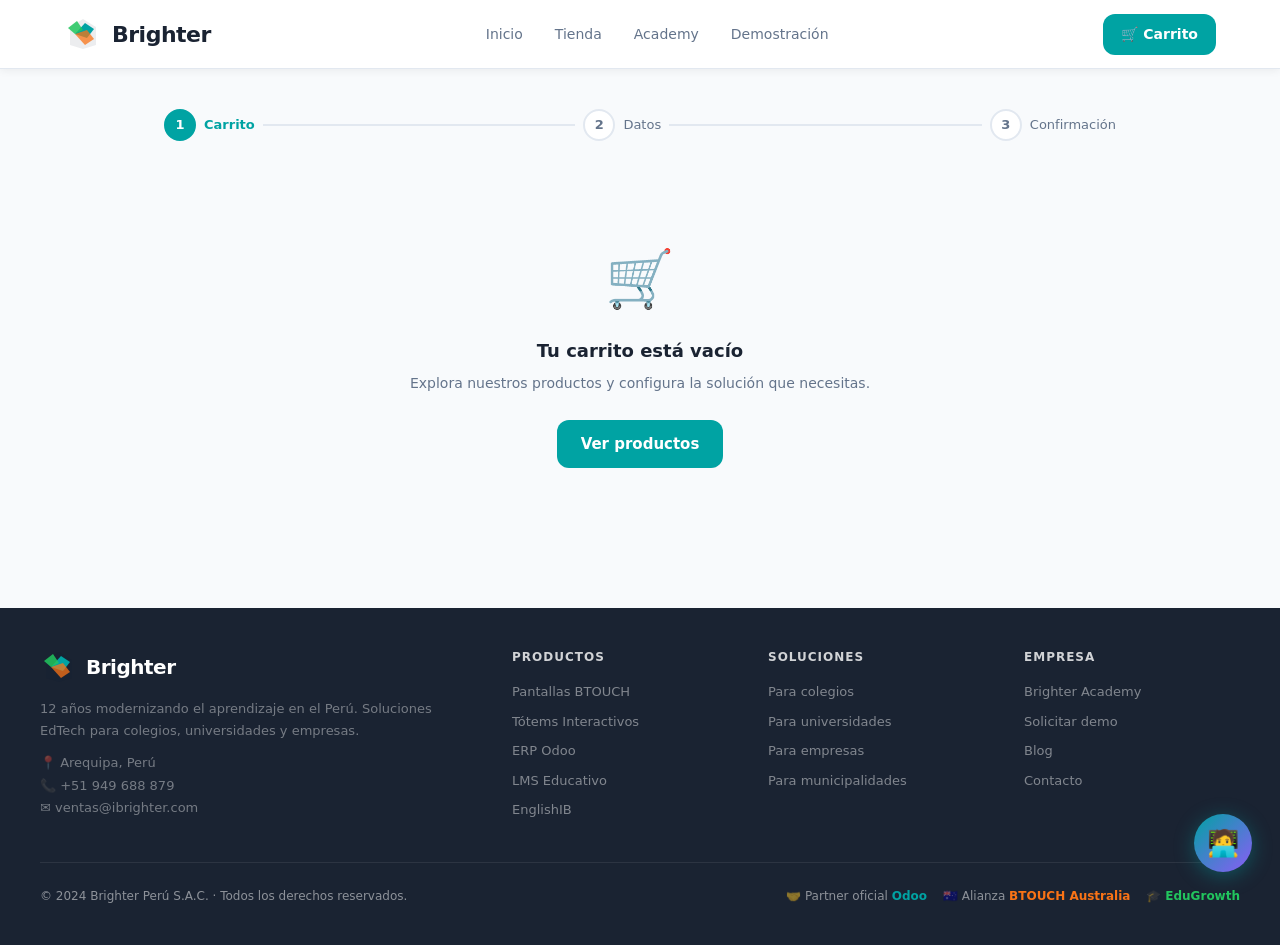
<file: carrito.html>
<!DOCTYPE html>
<html lang="es">
<head>
<meta charset="UTF-8">
<meta name="viewport" content="width=device-width, initial-scale=1.0">
<title>Carrito — Brighter Perú</title>
<link rel="stylesheet" href="styles.css">
<style>
  .checkout-main { max-width: 1000px; margin: 40px auto; padding: 0 24px; }

  /* STEPS */
  .step-bar { display: flex; align-items: center; gap: 8px; margin-bottom: 36px; }
  .s-dot {
    width: 32px; height: 32px; border-radius: 50%;
    border: 2px solid var(--border); background: white;
    display: flex; align-items: center; justify-content: center;
    font-size: 13px; font-weight: 700; color: var(--gray);
    transition: all .3s;
  }
  .s-dot.active { background: var(--teal); border-color: var(--teal); color: white; }
  .s-dot.done   { background: var(--green); border-color: var(--green); color: white; }
  .s-label { font-size: 13px; font-weight: 500; color: var(--gray); }
  .s-label.active { color: var(--teal); font-weight: 700; }
  .s-line { flex: 1; height: 2px; background: var(--border); transition: background .3s; }
  .s-line.done { background: var(--green); }

  /* CART */
  .cart-box { background: white; border-radius: 16px; border: 1px solid var(--border); overflow: hidden; }
  .cart-box-header { padding: 18px 24px; border-bottom: 1px solid var(--border); font-size: 15px; font-weight: 700; }
  .cart-item-row { padding: 18px 24px; border-bottom: 1px solid var(--border); display: flex; gap: 16px; align-items: flex-start; }
  .cart-item-row:last-child { border-bottom: none; }
  .ci-thumb {
    width: 72px; height: 56px; border-radius: 10px;
    background: linear-gradient(135deg, #0d1f2d, #1a3a5c);
    display: flex; align-items: center; justify-content: center; font-size: 24px; flex-shrink: 0;
  }
  .ci-info { flex: 1; }
  .ci-name { font-size: 14px; font-weight: 700; margin-bottom: 4px; }
  .ci-config { font-size: 12px; color: var(--gray); margin-bottom: 6px; }
  .ci-tags { display: flex; flex-wrap: wrap; gap: 4px; }
  .ci-tag { background: var(--teal-light); color: var(--teal); font-size: 10px; font-weight: 600; padding: 2px 8px; border-radius: 20px; }
  .ci-price { font-size: 16px; font-weight: 800; color: var(--teal); text-align: right; white-space: nowrap; }
  .ci-remove { display: block; font-size: 12px; color: var(--red); cursor: pointer; margin-top: 6px; border: none; background: none; }

  /* SUMMARY */
  .summary-box { background: white; border-radius: 16px; border: 1px solid var(--border); padding: 24px; position: sticky; top: 88px; }
  .sum-line { display: flex; justify-content: space-between; font-size: 14px; color: var(--gray); margin-bottom: 10px; }
  .sum-total { display: flex; justify-content: space-between; font-size: 18px; font-weight: 800; border-top: 1px solid var(--border); padding-top: 14px; margin-top: 6px; }
  .sum-total span:last-child { color: var(--teal); }

  /* FORM */
  .form-section { background: white; border-radius: 16px; border: 1px solid var(--border); padding: 24px; margin-bottom: 20px; }
  .form-section h3 { margin-bottom: 20px; padding-bottom: 14px; border-bottom: 1px solid var(--border); }

  /* SUCCESS */
  .success-card {
    max-width: 560px; margin: 80px auto; padding: 0 24px;
    text-align: center; display: none;
  }
  .success-inner { background: white; border-radius: 20px; border: 1px solid var(--border); padding: 48px; }
  .success-icon { font-size: 72px; display: block; margin-bottom: 20px; }
  .order-box { background: var(--teal-light); border-radius: 12px; padding: 20px; margin: 20px 0; border: 1px solid var(--teal-mid); }
  .order-num { font-size: 26px; font-weight: 800; color: var(--teal); }
  .next-step { display: flex; gap: 12px; align-items: flex-start; margin-bottom: 12px; }
  .ns-icon { background: var(--teal); color: white; border-radius: 50%; width: 28px; height: 28px; display: flex; align-items: center; justify-content: center; font-size: 13px; flex-shrink: 0; }
  .ns-text { font-size: 13px; color: var(--gray); line-height: 1.5; }
</style>
</head>
<body>

<div id="header-root"></div>

<!-- ═══════ CART VIEW ═══════ -->
<div class="checkout-main" id="view-cart">
  <!-- STEP BAR -->
  <div class="step-bar">
    <div class="s-dot active" id="s1">1</div>
    <span class="s-label active">Carrito</span>
    <div class="s-line" id="l1"></div>
    <div class="s-dot" id="s2">2</div>
    <span class="s-label">Datos</span>
    <div class="s-line" id="l2"></div>
    <div class="s-dot" id="s3">3</div>
    <span class="s-label">Confirmación</span>
  </div>

  <div id="cart-inner"></div>
</div>

<!-- ═══════ CHECKOUT VIEW ═══════ -->
<div class="checkout-main" id="view-checkout" style="display:none;">
  <a class="back-btn" href="#" onclick="goBack('cart');return false;">← Volver al carrito</a>
  <div class="step-bar">
    <div class="s-dot done">✓</div>
    <span class="s-label">Carrito</span>
    <div class="s-line done"></div>
    <div class="s-dot active">2</div>
    <span class="s-label active">Datos</span>
    <div class="s-line"></div>
    <div class="s-dot">3</div>
    <span class="s-label">Confirmación</span>
  </div>

  <div class="grid-2" style="gap:28px;align-items:start;">
    <div>
      <div class="form-section">
        <h3>📋 Datos de contacto</h3>
        <div class="form-row">
          <div class="form-group"><label>Nombre *</label><input class="form-control" id="co-nombre" placeholder="Tu nombre"></div>
          <div class="form-group"><label>Apellido *</label><input class="form-control" id="co-apellido" placeholder="Apellido"></div>
        </div>
        <div class="form-row">
          <div class="form-group"><label>Correo *</label><input class="form-control" id="co-email" type="email" placeholder="correo@institución.pe"></div>
          <div class="form-group"><label>WhatsApp *</label><input class="form-control" id="co-tel" type="tel" placeholder="+51 9XX XXX XXX"></div>
        </div>
        <div class="form-group"><label>Institución / empresa *</label><input class="form-control" id="co-inst" placeholder="Nombre de tu institución o empresa"></div>
        <div class="form-row">
          <div class="form-group">
            <label>Ciudad</label>
            <select class="form-control" id="co-ciudad">
              <option>Arequipa</option><option>Lima</option><option>Cusco</option><option>Trujillo</option><option>Otra</option>
            </select>
          </div>
          <div class="form-group">
            <label>Tipo de institución</label>
            <select class="form-control" id="co-tipo">
              <option>Colegio privado</option><option>Colegio público</option><option>Universidad</option><option>Empresa</option><option>Municipalidad</option><option>Otro</option>
            </select>
          </div>
        </div>
      </div>
      <div class="form-section">
        <h3>💬 Información adicional</h3>
        <div class="form-group"><label>Comentarios</label><textarea class="form-control" placeholder="Número de aulas, requerimientos especiales, fechas…"></textarea></div>
        <div class="form-group">
          <label>¿Cómo nos conociste?</label>
          <select class="form-control"><option>Google / Internet</option><option>Recomendación</option><option>Redes sociales</option><option>Evento / Feria</option><option>Otro</option></select>
        </div>
      </div>
    </div>

    <div class="summary-box">
      <h4 style="margin-bottom:16px;">Resumen del pedido</h4>
      <div id="co-items-summary"></div>
      <div class="sum-line"><span>Subtotal</span><span id="co-sub">S/ 0</span></div>
      <div class="sum-line"><span>IGV (18%)</span><span id="co-igv">S/ 0</span></div>
      <div class="sum-line"><span>Instalación</span><span style="color:var(--green)">Gratis</span></div>
      <div class="sum-total"><span>Total</span><span id="co-total">S/ 0</span></div>
      <button class="btn btn-primary btn-full" style="margin-top:20px;" onclick="completeOrder()">✅ Confirmar pedido</button>
      <div style="text-align:center;font-size:12px;color:var(--gray);margin-top:10px;">🔒 Pedido seguro · Factura electrónica</div>
    </div>
  </div>
</div>

<!-- ═══════ SUCCESS ═══════ -->
<div class="success-card" id="view-success">
  <div class="success-inner">
    <span class="success-icon">✅</span>
    <h2 style="margin-bottom:10px;">¡Pedido confirmado!</h2>
    <p style="margin-bottom:0;">Tu pedido fue registrado. Un asesor Brighter te contactará en menos de 24 horas para coordinar la entrega e instalación.</p>
    <div class="order-box">
      <div style="font-size:12px;color:var(--gray);margin-bottom:4px;">Número de pedido</div>
      <div class="order-num" id="order-num">#BR-2026-0001</div>
    </div>
    <div style="text-align:left;margin-bottom:24px;">
      <div class="next-step"><div class="ns-icon">📞</div><div class="ns-text"><strong>Llamada de confirmación</strong> — Te llamamos al WhatsApp en menos de 24h para coordinar detalles de entrega.</div></div>
      <div class="next-step"><div class="ns-icon">📦</div><div class="ns-text"><strong>Entrega e instalación</strong> — Nuestro equipo técnico instala el equipo en tu local sin costo adicional.</div></div>
      <div class="next-step"><div class="ns-icon">🎓</div><div class="ns-text"><strong>Capacitación inicial</strong> — Incluimos una sesión de formación para tu equipo o docentes.</div></div>
      <div class="next-step"><div class="ns-icon">📚</div><div class="ns-text"><strong>Acceso a la Academy</strong> — Obtienes acceso a Brighter Academy con cursos certificados.</div></div>
    </div>
    <a href="index.html" class="btn btn-primary btn-full">Volver al inicio</a>
    <a href="academy.html" class="btn btn-outline btn-full" style="margin-top:10px;">🎓 Ir a Brighter Academy</a>
  </div>
</div>

<div id="footer-root"></div>

<script src="app.js"></script>
<script>
document.getElementById('header-root').innerHTML = renderHeader('carrito.html');
document.getElementById('footer-root').innerHTML = renderFooter();

function renderCart() {
  const cart = getCart();
  const el   = document.getElementById('cart-inner');

  if (cart.length === 0) {
    el.innerHTML = `<div class="empty-state">
      <span class="icon">🛒</span>
      <h3>Tu carrito está vacío</h3>
      <p>Explora nuestros productos y configura la solución que necesitas.</p>
      <a href="tienda.html" class="btn btn-primary">Ver productos</a>
    </div>`;
    return;
  }

  const subtotal = getCartTotal();
  const igv      = Math.round(subtotal * 0.18);
  const total    = subtotal + igv;

  el.innerHTML = `<div class="grid-2" style="gap:24px;align-items:start;">
    <div>
      <div class="cart-box">
        <div class="cart-box-header">🛒 Mi carrito (${cart.length} ${cart.length===1?'producto':'productos'})</div>
        ${cart.map(item => `
          <div class="cart-item-row">
            <div class="ci-thumb">${item.emoji}</div>
            <div class="ci-info">
              <div class="ci-name">${item.name}</div>
              <div class="ci-config">${item.size ? `${item.size}" · ` : ''}${item.model?.name || ''}</div>
              ${item.addons?.length ? `<div class="ci-tags">${item.addons.map(a=>`<span class="ci-tag">${a.icon} ${a.name}</span>`).join('')}</div>` : ''}
              <button class="ci-remove" onclick="doRemove(${item.cartId})">🗑 Eliminar</button>
            </div>
            <div class="ci-price">${formatPrice(item.price)}</div>
          </div>
        `).join('')}
      </div>
      <a href="tienda.html" class="back-btn" style="margin-top:16px;display:inline-flex;">← Seguir comprando</a>
    </div>
    <div class="summary-box">
      <h4 style="margin-bottom:16px;">Resumen</h4>
      ${cart.map(i => `<div class="sum-line" style="font-size:13px;"><span style="max-width:180px;overflow:hidden;text-overflow:ellipsis;">${i.emoji} ${i.name}${i.size?' '+i.size+'"':''}</span><span>${formatPrice(i.price)}</span></div>`).join('')}
      <div class="sum-line" style="margin-top:8px;"><span>Subtotal</span><span>${formatPrice(subtotal)}</span></div>
      <div class="sum-line"><span>IGV (18%)</span><span>${formatPrice(igv)}</span></div>
      <div class="sum-line"><span>Instalación</span><span style="color:var(--green)">Gratis</span></div>
      <div class="sum-total"><span>Total</span><span>${formatPrice(total)}</span></div>
      <button class="btn btn-primary btn-full" style="margin-top:20px;" onclick="goToCheckout()">Proceder al pago →</button>
      <a href="demo.html" class="btn btn-full" style="margin-top:10px;background:var(--orange-light);color:var(--orange);border:2px solid var(--orange);display:flex;align-items:center;justify-content:center;gap:8px;padding:13px;border-radius:var(--radius);font-weight:700;text-decoration:none;">
        📋 ¿Prefieres una demo?
      </a>
      <div style="text-align:center;font-size:12px;color:var(--gray);margin-top:10px;">🔒 Pago seguro · Factura electrónica</div>
    </div>
  </div>`;
}

function doRemove(cartId) {
  removeFromCart(cartId);
  renderCart();
  showToast('Producto eliminado del carrito');
}

function goToCheckout() {
  const cart     = getCart();
  const subtotal = getCartTotal();
  const igv      = Math.round(subtotal * 0.18);
  document.getElementById('co-sub').textContent   = formatPrice(subtotal);
  document.getElementById('co-igv').textContent   = formatPrice(igv);
  document.getElementById('co-total').textContent = formatPrice(subtotal + igv);
  document.getElementById('co-items-summary').innerHTML = cart.map(i =>
    `<div class="sum-line" style="font-size:12px;margin-bottom:8px;"><span>${i.emoji} ${i.name}${i.size?' '+i.size+'"':''}</span><span>${formatPrice(i.price)}</span></div>`
  ).join('') + '<div style="height:8px;"></div>';
  document.getElementById('view-cart').style.display     = 'none';
  document.getElementById('view-checkout').style.display = 'block';
  window.scrollTo(0,0);
}

function goBack(to) {
  if (to === 'cart') {
    document.getElementById('view-checkout').style.display = 'none';
    document.getElementById('view-cart').style.display     = 'block';
  }
}

function completeOrder() {
  const nombre = document.getElementById('co-nombre').value.trim();
  const tel    = document.getElementById('co-tel').value.trim();
  const inst   = document.getElementById('co-inst').value.trim();
  if (!nombre || !tel || !inst) {
    showToast('⚠️ Completa los campos obligatorios', 'error'); return;
  }
  const orderNum = '#BR-2026-' + (Math.floor(Math.random()*9000)+1000);
  document.getElementById('order-num').textContent = orderNum;
  clearCart();
  document.getElementById('view-checkout').style.display = 'none';
  document.getElementById('view-success').style.display  = 'block';
  window.scrollTo(0,0);
}

renderCart();
</script>
</body>
</html>
</file>
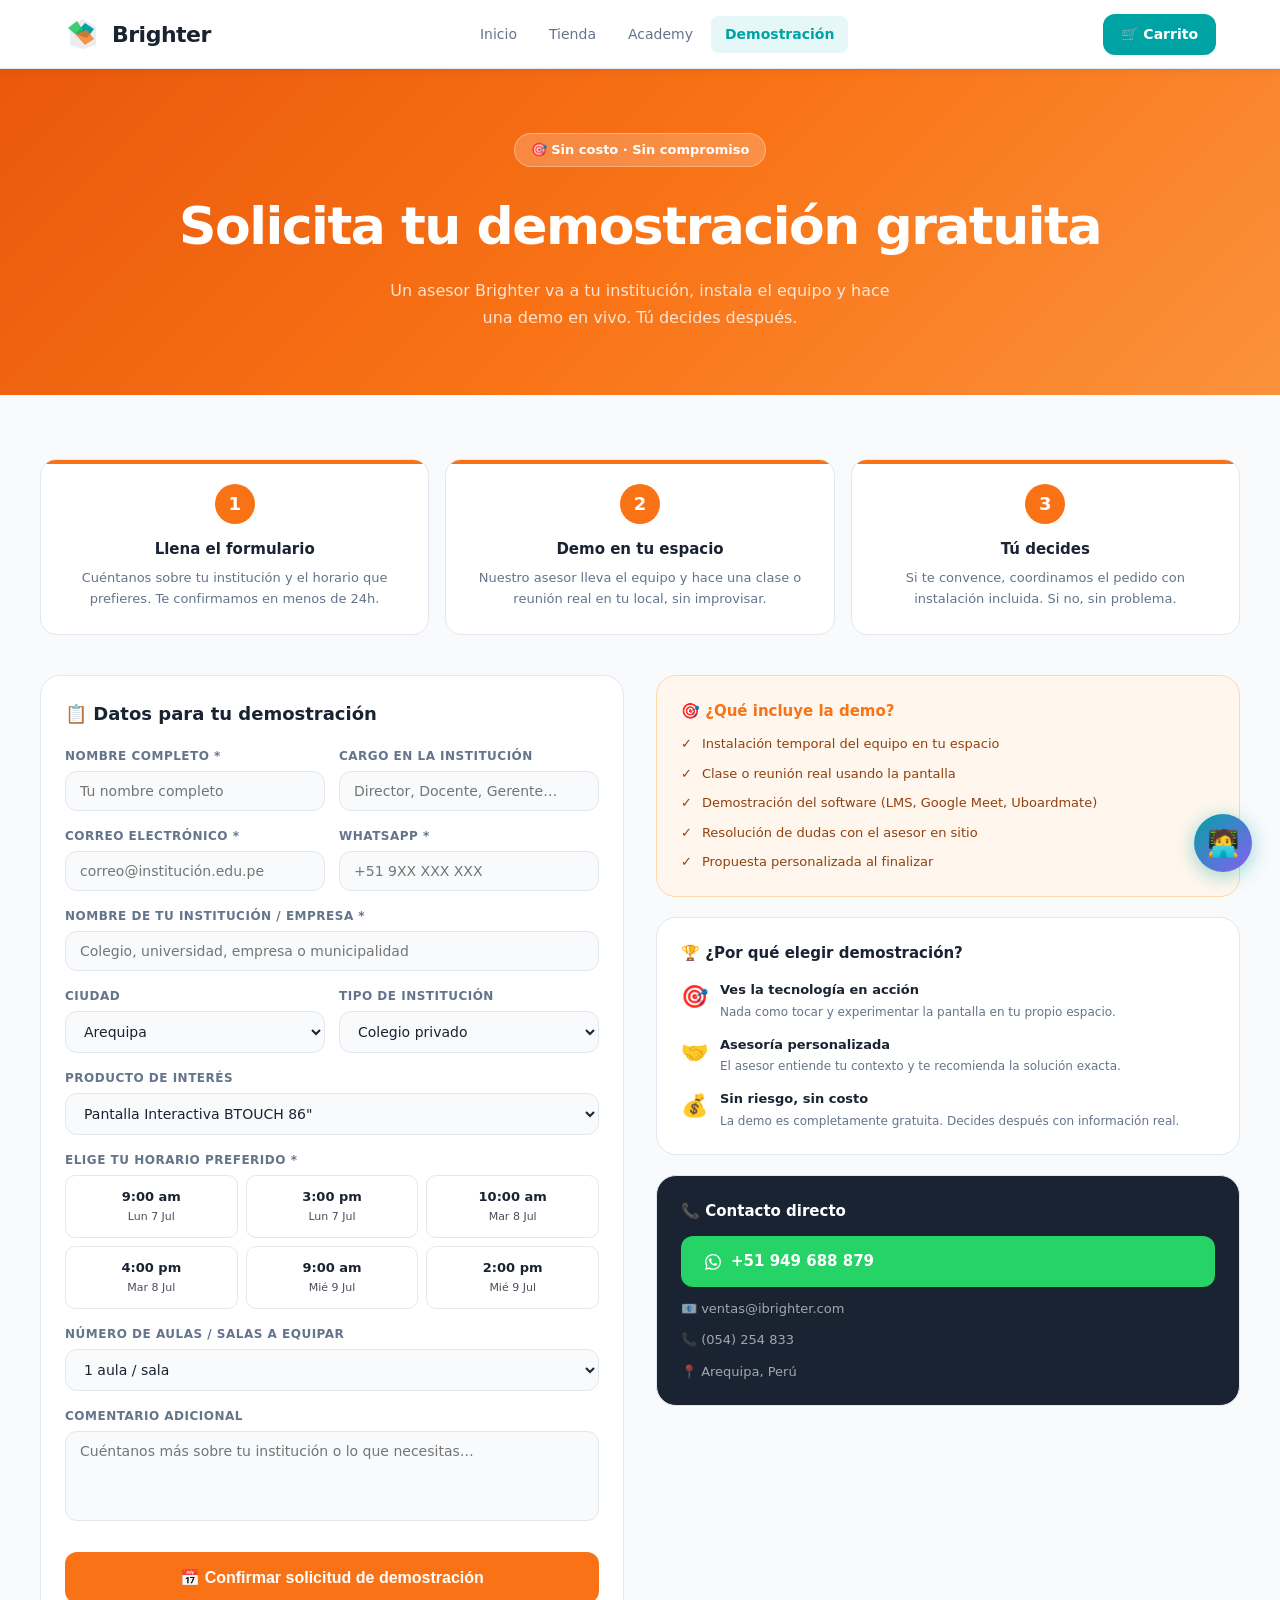
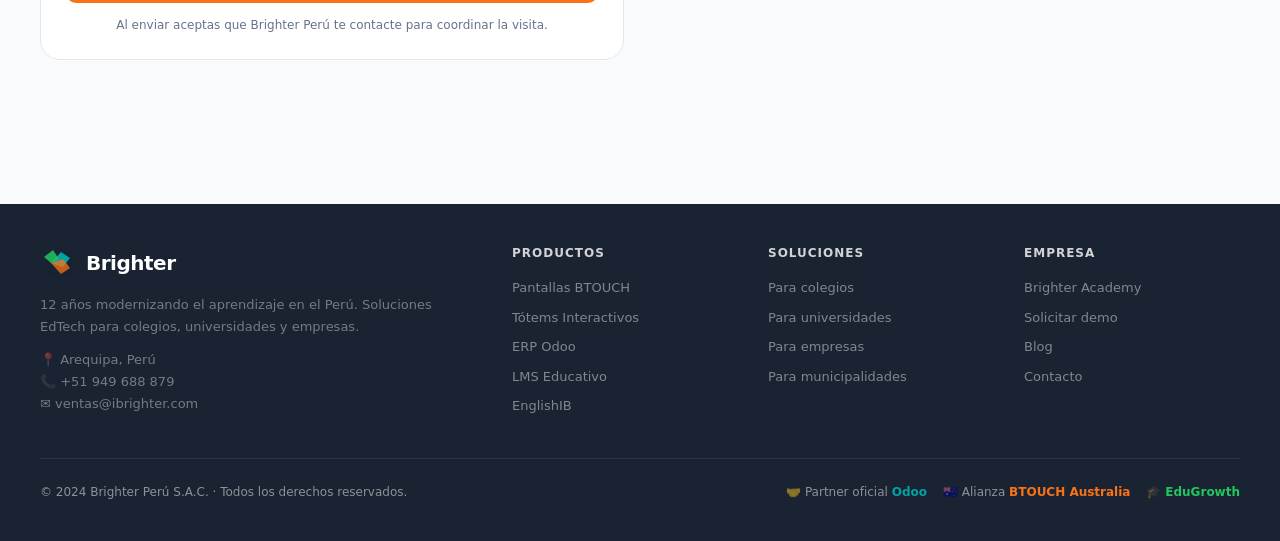
<file: demo.html>
<!DOCTYPE html>
<html lang="es">
<head>
<meta charset="UTF-8">
<meta name="viewport" content="width=device-width, initial-scale=1.0">
<title>Solicitar Demostración — Brighter Perú</title>
<link rel="stylesheet" href="styles.css">
<style>
  .demo-hero {
    background: linear-gradient(135deg, #ea580c, #f97316, #fb923c);
    color: white; padding: 64px 24px; text-align: center;
  }
  .demo-hero h1 { color: white; margin-bottom: 12px; }
  .demo-hero p  { color: rgba(255,255,255,.8); max-width: 520px; margin: 0 auto; font-size: 16px; }
  .demo-hero-badge { display: inline-block; background: rgba(255,255,255,.2); border: 1px solid rgba(255,255,255,.3); border-radius: 20px; padding: 6px 16px; font-size: 13px; font-weight: 600; margin-bottom: 20px; }

  .steps-row {
    display: grid; grid-template-columns: repeat(3,1fr); gap: 16px;
    margin-bottom: 40px;
  }
  .step-card {
    background: white; border-radius: 16px; padding: 24px; text-align: center;
    border: 1px solid var(--border); position: relative; overflow: hidden;
  }
  .step-card::before {
    content: ''; position: absolute; top: 0; left: 0; right: 0; height: 4px;
    background: var(--orange);
  }
  .step-num {
    width: 40px; height: 40px; border-radius: 50%;
    background: var(--orange); color: white;
    display: flex; align-items: center; justify-content: center;
    font-size: 18px; font-weight: 800; margin: 0 auto 14px;
  }
  .step-title { font-size: 15px; font-weight: 700; margin-bottom: 8px; }
  .step-desc  { font-size: 13px; color: var(--gray); line-height: 1.6; }

  .slot-grid { display: grid; grid-template-columns: repeat(3,1fr); gap: 8px; }
  .slot {
    padding: 11px; border-radius: 10px; border: 1.5px solid var(--border);
    text-align: center; cursor: pointer; transition: all .2s;
    font-size: 13px; font-weight: 600; color: var(--dark);
  }
  .slot:hover { border-color: var(--orange); color: var(--orange); }
  .slot.sel   { background: var(--orange); color: white; border-color: var(--orange); }
  .slot-date  { font-size: 11px; font-weight: 400; display: block; color: inherit; opacity: .8; margin-top: 3px; }

  .confirm-card {
    background: white; border-radius: 20px; padding: 48px;
    text-align: center; border: 1px solid var(--border);
    max-width: 560px; margin: 80px auto; display: none;
  }
  .confirm-icon { font-size: 72px; margin-bottom: 20px; }
  .confirm-box {
    background: var(--orange-light); border: 1px solid #fed7aa;
    border-radius: 12px; padding: 20px; margin-bottom: 24px; text-align: left;
  }
  .confirm-row { display: flex; justify-content: space-between; font-size: 13px; margin-bottom: 8px; }
  .confirm-row:last-child { margin-bottom: 0; }
  .c-key { color: var(--gray); }
  .c-val { font-weight: 700; }

  .whatsapp-btn {
    background: #25d366; color: white; border: none; border-radius: 12px;
    padding: 14px 24px; font-size: 15px; font-weight: 700; cursor: pointer;
    display: flex; align-items: center; gap: 10px; text-decoration: none;
    transition: background .2s;
  }
  .whatsapp-btn:hover { background: #128c7e; color: white; }

  @media (max-width:700px) {
    .steps-row { grid-template-columns: 1fr; }
    .slot-grid  { grid-template-columns: repeat(2,1fr); }
  }
</style>
</head>
<body>

<div id="header-root"></div>

<!-- ── SUCCESS VIEW ── -->
<div class="confirm-card" id="confirm-card">
  <div class="confirm-icon">🎯</div>
  <h2 style="margin-bottom:10px;">¡Demostración agendada!</h2>
  <p style="margin-bottom:24px;">Recibimos tu solicitud. Un asesor Brighter te confirmará la visita en menos de 24 horas.</p>
  <div class="confirm-box" id="confirm-details"></div>
  <p style="font-size:13px;color:var(--gray);margin-bottom:20px;">
    📲 Te contactaremos al WhatsApp que registraste. También puedes escribirnos directamente.
  </p>
  <a href="https://wa.me/51949688879" class="whatsapp-btn" style="justify-content:center;margin-bottom:12px;">
    <svg width="20" height="20" viewBox="0 0 24 24" fill="currentColor"><path d="M17.472 14.382c-.297-.149-1.758-.867-2.03-.967-.273-.099-.471-.148-.67.15-.197.297-.767.966-.94 1.164-.173.199-.347.223-.644.075-.297-.15-1.255-.463-2.39-1.475-.883-.788-1.48-1.761-1.653-2.059-.173-.297-.018-.458.13-.606.134-.133.298-.347.446-.52.149-.174.198-.298.298-.497.099-.198.05-.371-.025-.52-.075-.149-.669-1.612-.916-2.207-.242-.579-.487-.5-.669-.51-.173-.008-.371-.01-.57-.01-.198 0-.52.074-.792.372-.272.297-1.04 1.016-1.04 2.479 0 1.462 1.065 2.875 1.213 3.074.149.198 2.096 3.2 5.077 4.487.709.306 1.262.489 1.694.625.712.227 1.36.195 1.871.118.571-.085 1.758-.719 2.006-1.413.248-.694.248-1.289.173-1.413-.074-.124-.272-.198-.57-.347m-5.421 7.403h-.004a9.87 9.87 0 01-5.031-1.378l-.361-.214-3.741.982.998-3.648-.235-.374a9.86 9.86 0 01-1.51-5.26c.001-5.45 4.436-9.884 9.888-9.884 2.64 0 5.122 1.03 6.988 2.898a9.825 9.825 0 012.893 6.994c-.003 5.45-4.437 9.884-9.885 9.884m8.413-18.297A11.815 11.815 0 0012.05 0C5.495 0 .16 5.335.157 11.892c0 2.096.547 4.142 1.588 5.945L.057 24l6.305-1.654a11.882 11.882 0 005.683 1.448h.005c6.554 0 11.89-5.335 11.893-11.893a11.821 11.821 0 00-3.48-8.413z"/></svg>
    Escribir al WhatsApp
  </a>
  <a href="index.html" class="btn btn-ghost btn-full">Volver al inicio</a>
</div>

<!-- ── FORM VIEW ── -->
<div id="form-view">
  <div class="demo-hero">
    <span class="demo-hero-badge">🎯 Sin costo · Sin compromiso</span>
    <h1>Solicita tu demostración gratuita</h1>
    <p>Un asesor Brighter va a tu institución, instala el equipo y hace una demo en vivo. Tú decides después.</p>
  </div>

  <section class="section">
    <div class="container">

      <!-- STEPS -->
      <div class="steps-row">
        <div class="step-card">
          <div class="step-num">1</div>
          <div class="step-title">Llena el formulario</div>
          <div class="step-desc">Cuéntanos sobre tu institución y el horario que prefieres. Te confirmamos en menos de 24h.</div>
        </div>
        <div class="step-card">
          <div class="step-num">2</div>
          <div class="step-title">Demo en tu espacio</div>
          <div class="step-desc">Nuestro asesor lleva el equipo y hace una clase o reunión real en tu local, sin improvisar.</div>
        </div>
        <div class="step-card">
          <div class="step-num">3</div>
          <div class="step-title">Tú decides</div>
          <div class="step-desc">Si te convence, coordinamos el pedido con instalación incluida. Si no, sin problema.</div>
        </div>
      </div>

      <!-- FORM + SIDEBAR -->
      <div class="grid-2" style="gap:32px;align-items:start;">

        <!-- FORM -->
        <div class="card card-padded">
          <h3 style="margin-bottom:20px;">📋 Datos para tu demostración</h3>

          <div class="form-row">
            <div class="form-group">
              <label>Nombre completo *</label>
              <input class="form-control" type="text" placeholder="Tu nombre completo" id="f-nombre">
            </div>
            <div class="form-group">
              <label>Cargo en la institución</label>
              <input class="form-control" type="text" placeholder="Director, Docente, Gerente…" id="f-cargo">
            </div>
          </div>

          <div class="form-row">
            <div class="form-group">
              <label>Correo electrónico *</label>
              <input class="form-control" type="email" placeholder="correo@institución.edu.pe" id="f-email">
            </div>
            <div class="form-group">
              <label>WhatsApp *</label>
              <input class="form-control" type="tel" placeholder="+51 9XX XXX XXX" id="f-tel">
            </div>
          </div>

          <div class="form-group">
            <label>Nombre de tu institución / empresa *</label>
            <input class="form-control" type="text" placeholder="Colegio, universidad, empresa o municipalidad" id="f-inst">
          </div>

          <div class="form-row">
            <div class="form-group">
              <label>Ciudad</label>
              <select class="form-control" id="f-ciudad">
                <option>Arequipa</option>
                <option>Lima</option>
                <option>Cusco</option>
                <option>Trujillo</option>
                <option>Puno</option>
                <option>Otra ciudad</option>
              </select>
            </div>
            <div class="form-group">
              <label>Tipo de institución</label>
              <select class="form-control" id="f-tipo">
                <option>Colegio privado</option>
                <option>Colegio público</option>
                <option>Universidad</option>
                <option>Instituto técnico</option>
                <option>Empresa</option>
                <option>Municipalidad</option>
                <option>Otro</option>
              </select>
            </div>
          </div>

          <div class="form-group">
            <label>Producto de interés</label>
            <select class="form-control" id="f-producto">
              <option>Pantalla Interactiva BTOUCH 86"</option>
              <option>Pantalla Interactiva BTOUCH 98"</option>
              <option>Pizarra Electrónica BTOUCH 105"</option>
              <option>Pizarra Interactiva BTOUCH 110"</option>
              <option>Tótem Interactivo BT-55XTD</option>
              <option>ERP Odoo</option>
              <option>LMS Educativo</option>
              <option>EnglishIB</option>
              <option>Quiero asesoría completa</option>
            </select>
          </div>

          <div class="form-group">
            <label>Elige tu horario preferido *</label>
            <div class="slot-grid" id="slots">
              <div class="slot" onclick="selectSlot(this)">9:00 am <span class="slot-date">Lun 7 Jul</span></div>
              <div class="slot" onclick="selectSlot(this)">3:00 pm <span class="slot-date">Lun 7 Jul</span></div>
              <div class="slot" onclick="selectSlot(this)">10:00 am <span class="slot-date">Mar 8 Jul</span></div>
              <div class="slot" onclick="selectSlot(this)">4:00 pm <span class="slot-date">Mar 8 Jul</span></div>
              <div class="slot" onclick="selectSlot(this)">9:00 am <span class="slot-date">Mié 9 Jul</span></div>
              <div class="slot" onclick="selectSlot(this)">2:00 pm <span class="slot-date">Mié 9 Jul</span></div>
            </div>
          </div>

          <div class="form-group">
            <label>Número de aulas / salas a equipar</label>
            <select class="form-control" id="f-cantidad">
              <option>1 aula / sala</option>
              <option>2 - 5 aulas</option>
              <option>6 - 15 aulas</option>
              <option>Más de 15 aulas</option>
              <option>Aún no lo sé</option>
            </select>
          </div>

          <div class="form-group">
            <label>Comentario adicional</label>
            <textarea class="form-control" placeholder="Cuéntanos más sobre tu institución o lo que necesitas…" id="f-comentario"></textarea>
          </div>

          <button class="btn btn-orange btn-full btn-lg" onclick="submitDemo()" style="margin-top:8px;">
            📅 Confirmar solicitud de demostración
          </button>

          <p style="font-size:12px;color:var(--gray);text-align:center;margin-top:12px;">
            Al enviar aceptas que Brighter Perú te contacte para coordinar la visita.
          </p>
        </div>

        <!-- SIDEBAR -->
        <div>
          <div class="card card-padded" style="margin-bottom:20px;background:var(--orange-light);border-color:#fed7aa;">
            <h4 style="margin-bottom:12px;color:var(--orange);">🎯 ¿Qué incluye la demo?</h4>
            <ul style="list-style:none;">
              <li style="display:flex;gap:10px;font-size:13px;color:#92400e;margin-bottom:10px;"><span>✓</span>Instalación temporal del equipo en tu espacio</li>
              <li style="display:flex;gap:10px;font-size:13px;color:#92400e;margin-bottom:10px;"><span>✓</span>Clase o reunión real usando la pantalla</li>
              <li style="display:flex;gap:10px;font-size:13px;color:#92400e;margin-bottom:10px;"><span>✓</span>Demostración del software (LMS, Google Meet, Uboardmate)</li>
              <li style="display:flex;gap:10px;font-size:13px;color:#92400e;margin-bottom:10px;"><span>✓</span>Resolución de dudas con el asesor en sitio</li>
              <li style="display:flex;gap:10px;font-size:13px;color:#92400e;"><span>✓</span>Propuesta personalizada al finalizar</li>
            </ul>
          </div>

          <div class="card card-padded" style="margin-bottom:20px;">
            <h4 style="margin-bottom:16px;">🏆 ¿Por qué elegir demostración?</h4>
            <div style="display:flex;flex-direction:column;gap:14px;">
              <div style="display:flex;gap:12px;">
                <span style="font-size:22px;">🎯</span>
                <div>
                  <div style="font-size:13px;font-weight:700;margin-bottom:3px;">Ves la tecnología en acción</div>
                  <div style="font-size:12px;color:var(--gray);">Nada como tocar y experimentar la pantalla en tu propio espacio.</div>
                </div>
              </div>
              <div style="display:flex;gap:12px;">
                <span style="font-size:22px;">🤝</span>
                <div>
                  <div style="font-size:13px;font-weight:700;margin-bottom:3px;">Asesoría personalizada</div>
                  <div style="font-size:12px;color:var(--gray);">El asesor entiende tu contexto y te recomienda la solución exacta.</div>
                </div>
              </div>
              <div style="display:flex;gap:12px;">
                <span style="font-size:22px;">💰</span>
                <div>
                  <div style="font-size:13px;font-weight:700;margin-bottom:3px;">Sin riesgo, sin costo</div>
                  <div style="font-size:12px;color:var(--gray);">La demo es completamente gratuita. Decides después con información real.</div>
                </div>
              </div>
            </div>
          </div>

          <div class="card card-padded" style="background:var(--dark);color:white;">
            <h4 style="color:white;margin-bottom:14px;">📞 Contacto directo</h4>
            <div style="display:flex;flex-direction:column;gap:12px;font-size:13px;">
              <a href="https://wa.me/51949688879" class="whatsapp-btn btn-sm" style="justify-content:flex-start;">
                <svg width="16" height="16" viewBox="0 0 24 24" fill="currentColor"><path d="M17.472 14.382c-.297-.149-1.758-.867-2.03-.967-.273-.099-.471-.148-.67.15-.197.297-.767.966-.94 1.164-.173.199-.347.223-.644.075-.297-.15-1.255-.463-2.39-1.475-.883-.788-1.48-1.761-1.653-2.059-.173-.297-.018-.458.13-.606.134-.133.298-.347.446-.52.149-.174.198-.298.298-.497.099-.198.05-.371-.025-.52-.075-.149-.669-1.612-.916-2.207-.242-.579-.487-.5-.669-.51-.173-.008-.371-.01-.57-.01-.198 0-.52.074-.792.372-.272.297-1.04 1.016-1.04 2.479 0 1.462 1.065 2.875 1.213 3.074.149.198 2.096 3.2 5.077 4.487.709.306 1.262.489 1.694.625.712.227 1.36.195 1.871.118.571-.085 1.758-.719 2.006-1.413.248-.694.248-1.289.173-1.413-.074-.124-.272-.198-.57-.347m-5.421 7.403h-.004a9.87 9.87 0 01-5.031-1.378l-.361-.214-3.741.982.998-3.648-.235-.374a9.86 9.86 0 01-1.51-5.26c.001-5.45 4.436-9.884 9.888-9.884 2.64 0 5.122 1.03 6.988 2.898a9.825 9.825 0 012.893 6.994c-.003 5.45-4.437 9.884-9.885 9.884m8.413-18.297A11.815 11.815 0 0012.05 0C5.495 0 .16 5.335.157 11.892c0 2.096.547 4.142 1.588 5.945L.057 24l6.305-1.654a11.882 11.882 0 005.683 1.448h.005c6.554 0 11.89-5.335 11.893-11.893a11.821 11.821 0 00-3.48-8.413z"/></svg>
                +51 949 688 879
              </a>
              <div style="color:rgba(255,255,255,.6);">📧 ventas@ibrighter.com</div>
              <div style="color:rgba(255,255,255,.6);">📞 (054) 254 833</div>
              <div style="color:rgba(255,255,255,.6);">📍 Arequipa, Perú</div>
            </div>
          </div>
        </div>
      </div>
    </div>
  </section>
</div>

<div id="footer-root"></div>

<script src="app.js"></script>
<script>
document.getElementById('header-root').innerHTML = renderHeader('demo.html');
document.getElementById('footer-root').innerHTML = renderFooter();

let selectedSlot = null;

function selectSlot(el) {
  document.querySelectorAll('.slot').forEach(s => s.classList.remove('sel'));
  el.classList.add('sel');
  selectedSlot = el.childNodes[0].textContent.trim() + ' · ' + el.querySelector('.slot-date').textContent;
}

function submitDemo() {
  const nombre = document.getElementById('f-nombre').value.trim();
  const tel    = document.getElementById('f-tel').value.trim();
  const inst   = document.getElementById('f-inst').value.trim();
  if (!nombre || !tel || !inst) {
    showToast('⚠️ Completa los campos obligatorios', 'error'); return;
  }
  const prod   = document.getElementById('f-producto').value;
  const ciudad = document.getElementById('f-ciudad').value;
  const tipo   = document.getElementById('f-tipo').value;

  document.getElementById('confirm-details').innerHTML = `
    <div class="confirm-row"><span class="c-key">Institución</span><span class="c-val">${inst}</span></div>
    <div class="confirm-row"><span class="c-key">Tipo</span><span class="c-val">${tipo} · ${ciudad}</span></div>
    <div class="confirm-row"><span class="c-key">Producto</span><span class="c-val">${prod}</span></div>
    <div class="confirm-row"><span class="c-key">Horario preferido</span><span class="c-val">${selectedSlot || 'Por confirmar'}</span></div>
    <div class="confirm-row"><span class="c-key">Asesor asignado</span><span class="c-val">Equipo Brighter Arequipa</span></div>
  `;

  document.getElementById('form-view').style.display    = 'none';
  document.getElementById('confirm-card').style.display = 'block';
  window.scrollTo(0,0);
}
</script>
</body>
</html>
</file>
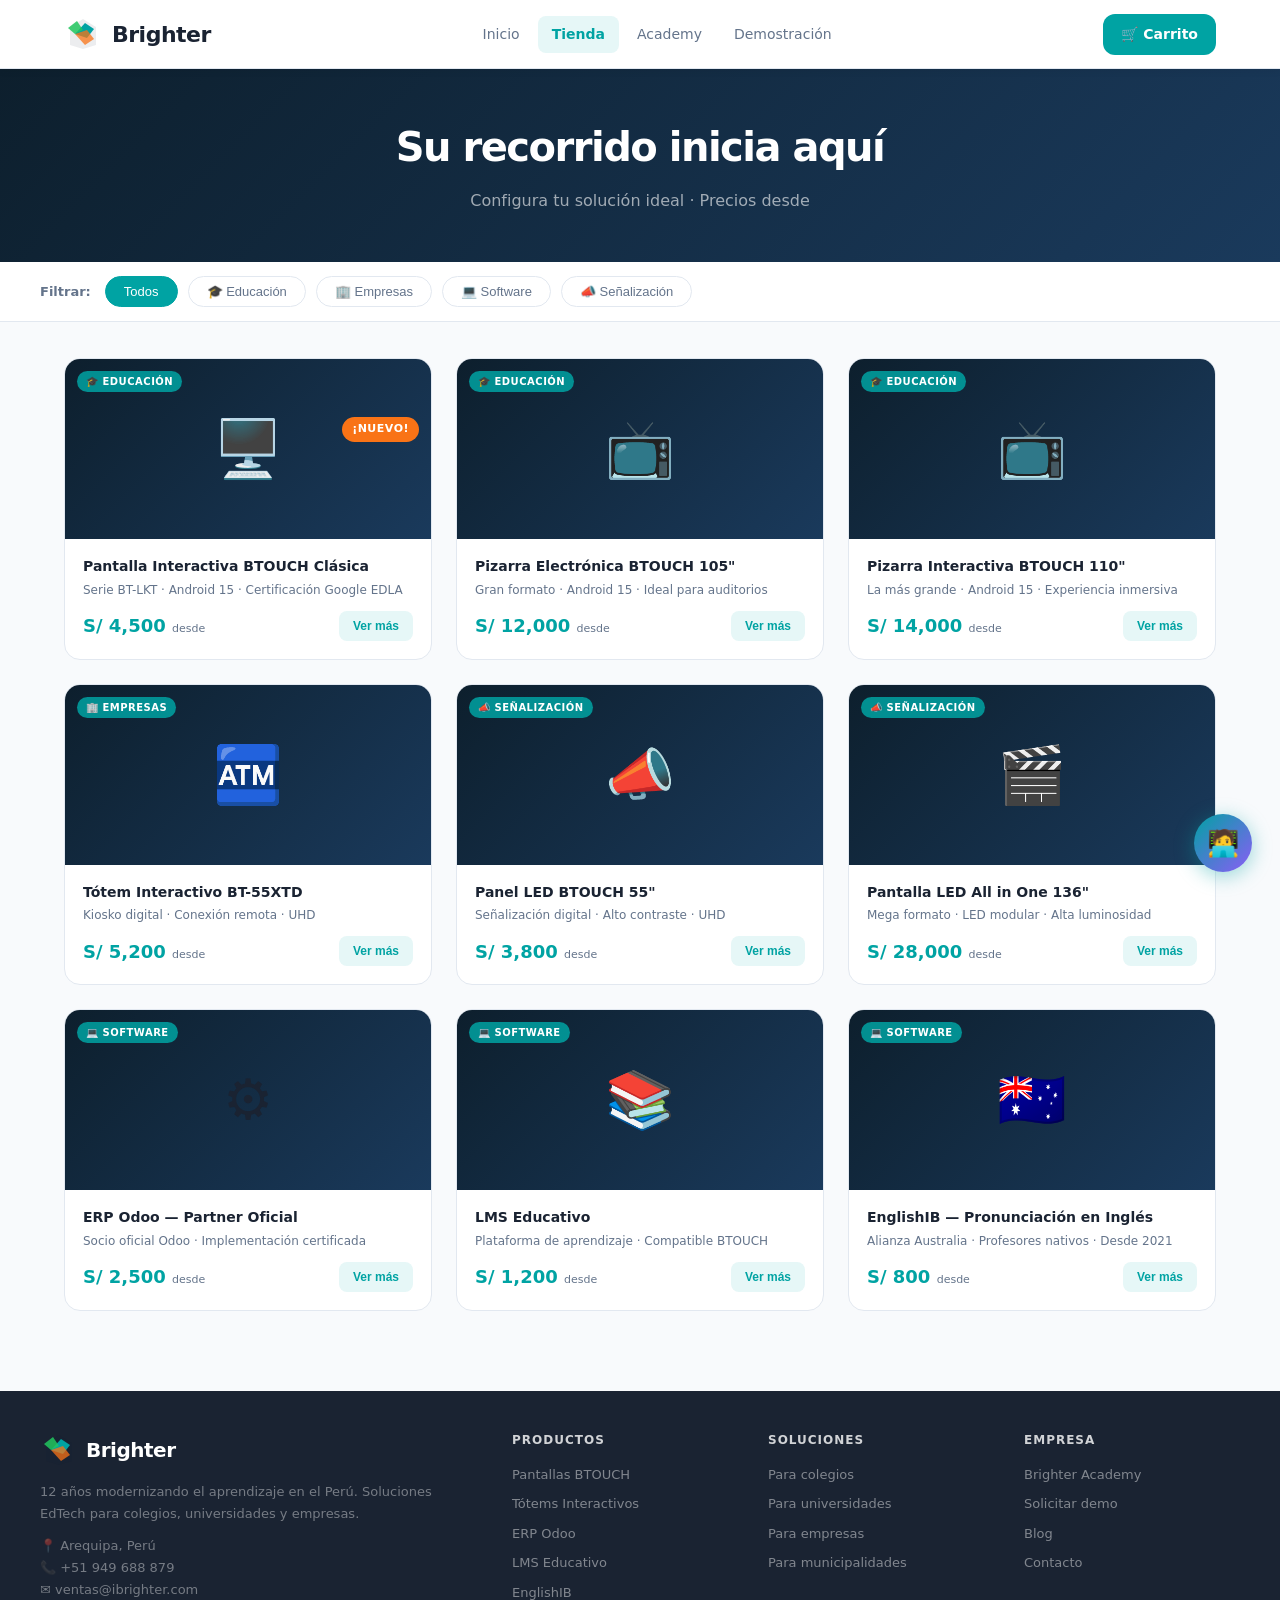
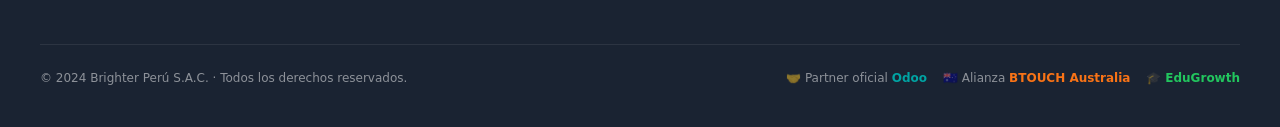
<file: tienda.html>
<!DOCTYPE html>
<html lang="es">
<head>
<meta charset="UTF-8">
<meta name="viewport" content="width=device-width, initial-scale=1.0">
<title>Tienda — Brighter Perú</title>
<link rel="stylesheet" href="styles.css">
<style>
  .shop-hero {
    background: linear-gradient(135deg, #0d1f2d 0%, #1a3a5c 100%);
    color: white; padding: 48px 24px; text-align: center;
  }
  .shop-hero h1 { color: white; font-size: 40px; margin-bottom: 10px; }
  .shop-hero p  { color: rgba(255,255,255,.6); }

  /* FILTERS */
  .filter-bar {
    background: white; border-bottom: 1px solid var(--border);
    position: sticky; top: 68px; z-index: 100; padding: 14px 24px;
  }
  .filter-inner {
    max-width: 1200px; margin: 0 auto;
    display: flex; align-items: center; gap: 10px; flex-wrap: wrap;
  }
  .filter-btn {
    padding: 7px 18px; border-radius: 20px;
    border: 1.5px solid var(--border); background: white;
    font-size: 13px; font-weight: 500; cursor: pointer;
    transition: all .2s; color: var(--gray);
  }
  .filter-btn:hover, .filter-btn.active {
    background: var(--teal); color: white; border-color: var(--teal);
  }

  /* GRID */
  .shop-body { max-width: 1200px; margin: 36px auto; padding: 0 24px; }
  .product-card {
    background: white; border-radius: 16px; overflow: hidden;
    border: 1px solid var(--border); transition: all .25s; cursor: pointer;
    position: relative; display: flex; flex-direction: column;
  }
  .product-card:hover { box-shadow: var(--shadow-teal); transform: translateY(-3px); border-color: var(--teal); }
  .product-thumb {
    height: 180px; background: linear-gradient(135deg, #0d1f2d, #1a3a5c);
    display: flex; align-items: center; justify-content: center;
    font-size: 56px; position: relative;
  }
  .thumb-badge-cat {
    position: absolute; top: 12px; left: 12px;
    font-size: 10px; font-weight: 700; padding: 3px 9px; border-radius: 20px;
    background: rgba(0,163,163,.85); color: white; text-transform: uppercase; letter-spacing: .5px;
  }
  .thumb-badge-new {
    position: absolute; top: 12px; right: 12px;
  }
  .prod-body { padding: 18px; flex: 1; display: flex; flex-direction: column; }
  .prod-name { font-size: 14px; font-weight: 700; margin-bottom: 4px; line-height: 1.4; }
  .prod-sub  { font-size: 12px; color: var(--gray); margin-bottom: 12px; line-height: 1.5; flex: 1; }
  .prod-footer { display: flex; align-items: center; justify-content: space-between; margin-top: auto; }
  .prod-price { font-size: 18px; font-weight: 800; color: var(--teal); }
  .prod-price-from { font-size: 11px; font-weight: 400; color: var(--gray); }
  .btn-detail {
    background: var(--teal-light); color: var(--teal);
    border: none; border-radius: 8px; padding: 8px 14px;
    font-size: 12px; font-weight: 700; cursor: pointer; transition: all .2s;
  }
  .btn-detail:hover { background: var(--teal); color: white; }

  /* ── PRODUCT MODAL ── */
  .modal-overlay { display: none; }
  .modal-overlay.open { display: flex; }

  .size-opt {
    padding: 8px 16px; border-radius: 8px; border: 2px solid var(--border);
    font-size: 13px; font-weight: 600; cursor: pointer; transition: all .2s; background: white;
  }
  .size-opt:hover { border-color: var(--teal); color: var(--teal); }
  .size-opt.sel   { border-color: var(--teal); background: var(--teal); color: white; }

  .model-opt {
    padding: 14px; border-radius: 10px; border: 2px solid var(--border);
    cursor: pointer; transition: all .2s;
  }
  .model-opt:hover { border-color: var(--teal); }
  .model-opt.sel   { border-color: var(--teal); background: var(--teal-light); }
  .model-opt .m-name { font-size: 13px; font-weight: 700; }
  .model-opt .m-desc { font-size: 11px; color: var(--gray); margin-top: 3px; }

  .addon-row {
    display: flex; align-items: center; justify-content: space-between;
    padding: 12px 14px; border-radius: 10px; border: 2px solid var(--border);
    cursor: pointer; transition: all .2s; margin-bottom: 8px;
  }
  .addon-row:hover { border-color: var(--teal); }
  .addon-row.sel   { border-color: var(--teal); background: var(--teal-light); }
  .addon-chk {
    width: 20px; height: 20px; border-radius: 5px; border: 2px solid var(--border);
    display: flex; align-items: center; justify-content: center; font-size: 11px;
  }
  .addon-row.sel .addon-chk { background: var(--teal); border-color: var(--teal); color: white; }

  .config-label { font-size: 11px; font-weight: 700; color: var(--gray); text-transform: uppercase; letter-spacing: .5px; margin-bottom: 10px; }
  .config-group { margin-bottom: 20px; }

  .total-box {
    background: var(--light); border-radius: 12px; padding: 16px;
    display: flex; align-items: center; justify-content: space-between;
    border: 1px solid var(--border); margin-bottom: 14px;
  }
  .total-box .amount { font-size: 26px; font-weight: 800; color: var(--teal); }

  .feature-list { list-style: none; margin-top: 16px; }
  .feature-list li { display: flex; gap: 10px; font-size: 13px; color: var(--gray); margin-bottom: 7px; }
  .feature-list li::before { content: '✓'; color: var(--green); font-weight: 700; flex-shrink: 0; }

  .app-tags { display: flex; flex-wrap: wrap; gap: 6px; margin-top: 10px; }
  .app-tag  { background: var(--teal-light); color: var(--teal); border-radius: 20px; font-size: 11px; font-weight: 600; padding: 4px 10px; }

  .modal-img {
    height: 240px; background: linear-gradient(135deg, #0d1f2d, #1a3a5c);
    display: flex; align-items: center; justify-content: center; font-size: 80px;
    border-radius: 12px; margin-bottom: 16px; position: relative;
  }
  .size-preview { position: absolute; bottom: 14px; right: 14px; }

  @media (max-width:700px) {
    .modal-box { max-height: 95vh; }
  }
</style>
</head>
<body>

<div id="header-root"></div>

<div class="shop-hero">
  <h1>Su recorrido inicia aquí</h1>
  <p>Configura tu solución ideal · Precios desde</p>
</div>

<div class="filter-bar">
  <div class="filter-inner">
    <strong style="font-size:13px;color:var(--gray);margin-right:4px;">Filtrar:</strong>
    <button class="filter-btn active" onclick="applyFilter('all',this)">Todos</button>
    <button class="filter-btn" onclick="applyFilter('educacion',this)">🎓 Educación</button>
    <button class="filter-btn" onclick="applyFilter('empresa',this)">🏢 Empresas</button>
    <button class="filter-btn" onclick="applyFilter('software',this)">💻 Software</button>
    <button class="filter-btn" onclick="applyFilter('totem',this)">📣 Señalización</button>
  </div>
</div>

<div class="shop-body">
  <div class="grid-auto" id="products-grid"></div>
</div>

<!-- ═══════ PRODUCT MODAL ═══════ -->
<div class="modal-overlay" id="product-modal" onclick="closeModal(event)">
  <div class="modal-box" style="max-width:680px;" onclick="event.stopPropagation()">
    <div class="modal-header">
      <div>
        <span id="m-cat" class="badge badge-teal-soft" style="margin-bottom:6px;display:inline-block;"></span>
        <h3 id="m-name"></h3>
        <div id="m-subtitle" style="font-size:13px;color:var(--gray);margin-top:4px;"></div>
      </div>
      <button class="modal-close" onclick="document.getElementById('product-modal').classList.remove('open')">✕</button>
    </div>
    <div class="modal-body">
      <div class="grid-2" style="gap:32px;">
        <!-- LEFT -->
        <div>
          <div class="modal-img" id="m-img">
            <span id="m-emoji" style="font-size:72px;"></span>
            <div class="size-preview">
              <span class="badge badge-teal" id="m-size-badge" style="display:none;"></span>
            </div>
          </div>
          <ul class="feature-list" id="m-features"></ul>
          <div id="m-apps-section" style="margin-top:16px;">
            <div class="config-label">Apps incluidas</div>
            <div class="app-tags" id="m-apps"></div>
          </div>
        </div>
        <!-- RIGHT -->
        <div>
          <!-- Size -->
          <div class="config-group" id="m-size-group">
            <div class="config-label">Tamaño de pantalla</div>
            <div class="flex gap-8" style="flex-wrap:wrap;" id="m-size-opts"></div>
          </div>
          <!-- Model -->
          <div class="config-group" id="m-model-group">
            <div class="config-label">Modelo</div>
            <div class="grid-2" style="gap:8px;" id="m-model-opts"></div>
          </div>
          <!-- Add-ons -->
          <div class="config-group" id="m-addons-group">
            <div class="config-label">Software adicional</div>
            <div id="m-addons"></div>
          </div>
          <!-- Total -->
          <div class="total-box">
            <div>
              <div style="font-size:12px;color:var(--gray);">Total estimado</div>
              <div class="amount" id="m-total">S/ 0</div>
            </div>
            <div style="text-align:right;font-size:11px;color:var(--gray);">IGV incluido<br>Financiamiento disp.</div>
          </div>
          <!-- CTAs -->
          <button class="btn btn-primary btn-full" onclick="doAddToCart()">🛒 Agregar al carrito</button>
          <a href="demo.html" class="btn btn-full" style="background:var(--orange-light);color:var(--orange);border:2px solid var(--orange);margin-top:10px;text-decoration:none;display:flex;align-items:center;justify-content:center;gap:8px;padding:13px;border-radius:var(--radius);font-weight:700;">
            📋 Solicitar demostración gratuita
          </a>
          <div style="margin-top:12px;font-size:12px;color:var(--gray);text-align:center;">
            ✅ Incluye instalación · Capacitación inicial · Garantía
          </div>
        </div>
      </div>
    </div>
  </div>
</div>

<div id="footer-root"></div>

<script src="app.js"></script>
<script>
document.getElementById('header-root').innerHTML = renderHeader('tienda.html');
document.getElementById('footer-root').innerHTML = renderFooter();

// ── STATE ──
let currentProd = null;
let selSize     = null;
let selModel    = null;
let selAddons   = new Set();
const catLabels = { educacion:'🎓 Educación', empresa:'🏢 Empresas', totem:'📣 Señalización', software:'💻 Software' };

// ── RENDER GRID ──
function renderGrid(filter = 'all') {
  const list = filter === 'all' ? PRODUCTS : PRODUCTS.filter(p => p.cat === filter);
  document.getElementById('products-grid').innerHTML = list.map(p => {
    const price = p.sizes.length ? p.basePrices[p.sizes[0]] : p.basePrices.default;
    return `<div class="product-card" onclick="openModal(${p.id})">
      <div class="product-thumb">
        ${p.emoji}
        <span class="thumb-badge-cat">${catLabels[p.cat]}</span>
        ${p.isNew ? '<span class="thumb-badge-new"><span class="badge badge-orange">¡Nuevo!</span></span>' : ''}
      </div>
      <div class="prod-body">
        <div class="prod-name">${p.name}</div>
        <div class="prod-sub">${p.subtitle}</div>
        <div class="prod-footer">
          <div class="prod-price">${formatPrice(price)} <span class="prod-price-from">desde</span></div>
          <button class="btn-detail">Ver más</button>
        </div>
      </div>
    </div>`;
  }).join('');
}

function applyFilter(cat, btn) {
  document.querySelectorAll('.filter-btn').forEach(b => b.classList.remove('active'));
  btn.classList.add('active');
  renderGrid(cat);
}

// ── MODAL ──
function openModal(id) {
  currentProd = PRODUCTS.find(p => p.id === id);
  selAddons   = new Set();
  selSize  = currentProd.sizes.length ? currentProd.sizes[0] : null;
  selModel = currentProd.models[0].id;

  document.getElementById('m-cat').textContent     = catLabels[currentProd.cat];
  document.getElementById('m-name').textContent    = currentProd.name;
  document.getElementById('m-subtitle').textContent = currentProd.subtitle;
  document.getElementById('m-emoji').textContent   = currentProd.emoji;

  // Size
  const sg = document.getElementById('m-size-group');
  const sb = document.getElementById('m-size-badge');
  if (currentProd.sizes.length > 1) {
    sg.style.display = 'block';
    sb.style.display = 'inline';
    sb.textContent   = selSize + '"';
    renderSizes();
  } else {
    sg.style.display = 'none';
    sb.style.display = selSize ? 'inline' : 'none';
    if (selSize) sb.textContent = selSize + '"';
  }

  // Model
  const mg = document.getElementById('m-model-group');
  if (currentProd.models.length > 1) {
    mg.style.display = 'block';
    renderModels();
  } else { mg.style.display = 'none'; }

  // Add-ons
  const ag = document.getElementById('m-addons-group');
  if (currentProd.cat !== 'software') {
    ag.style.display = 'block';
    renderAddons();
  } else { ag.style.display = 'none'; }

  // Features
  document.getElementById('m-features').innerHTML =
    currentProd.features.map(f => `<li>${f}</li>`).join('');

  // Apps
  const appsSection = document.getElementById('m-apps-section');
  if (currentProd.apps.length) {
    appsSection.style.display = 'block';
    document.getElementById('m-apps').innerHTML =
      currentProd.apps.map(a => `<span class="app-tag">${a}</span>`).join('');
  } else { appsSection.style.display = 'none'; }

  updateTotal();
  document.getElementById('product-modal').classList.add('open');
}

function renderSizes() {
  document.getElementById('m-size-opts').innerHTML = currentProd.sizes.map(s =>
    `<div class="size-opt ${s===selSize?'sel':''}" onclick="selectSize(${s},this)">${s}"</div>`
  ).join('');
}

function renderModels() {
  document.getElementById('m-model-opts').innerHTML = currentProd.models.map(m =>
    `<div class="model-opt ${m.id===selModel?'sel':''}" onclick="selectModel('${m.id}',this)">
      <div class="m-name">${m.name}</div>
      <div class="m-desc">${m.desc}${m.extraPrice?` · +${formatPrice(m.extraPrice)}`:'Incluido'}</div>
    </div>`
  ).join('');
}

function renderAddons() {
  document.getElementById('m-addons').innerHTML = ADDONS.map(a =>
    `<div class="addon-row ${selAddons.has(a.id)?'sel':''}" id="ar-${a.id}" onclick="toggleAddon('${a.id}')">
      <div class="flex gap-8" style="align-items:center;">
        <span style="font-size:18px;">${a.icon}</span>
        <div>
          <div style="font-size:13px;font-weight:600;">${a.name}</div>
          <div style="font-size:11px;color:var(--gray);">${a.desc}</div>
        </div>
      </div>
      <div class="flex gap-8" style="align-items:center;">
        <span style="font-size:12px;font-weight:700;color:var(--teal);">+${formatPrice(a.price)}${a.unit}</span>
        <div class="addon-chk">${selAddons.has(a.id)?'✓':''}</div>
      </div>
    </div>`
  ).join('');
}

function selectSize(s, el) {
  selSize = s;
  document.querySelectorAll('.size-opt').forEach(e => e.classList.remove('sel'));
  el.classList.add('sel');
  document.getElementById('m-size-badge').textContent = s + '"';
  updateTotal();
}
function selectModel(id, el) {
  selModel = id;
  document.querySelectorAll('.model-opt').forEach(e => e.classList.remove('sel'));
  el.classList.add('sel');
  updateTotal();
}
function toggleAddon(id) {
  selAddons.has(id) ? selAddons.delete(id) : selAddons.add(id);
  renderAddons();
  updateTotal();
}
function updateTotal() {
  if (!currentProd) return;
  const base  = selSize ? currentProd.basePrices[selSize] : currentProd.basePrices.default;
  const mExtra = currentProd.models.find(m => m.id === selModel)?.extraPrice || 0;
  const aExtra = Array.from(selAddons).reduce((s,id) => s + (ADDONS.find(a=>a.id===id)?.price||0), 0);
  document.getElementById('m-total').textContent = formatPrice(base + mExtra + aExtra);
}

function doAddToCart() {
  const base  = selSize ? currentProd.basePrices[selSize] : currentProd.basePrices.default;
  const mObj  = currentProd.models.find(m => m.id === selModel);
  const aObjs = Array.from(selAddons).map(id => ADDONS.find(a=>a.id===id));
  const total = base + (mObj?.extraPrice||0) + aObjs.reduce((s,a)=>s+a.price,0);
  addToCart({
    productId: currentProd.id, name: currentProd.name, emoji: currentProd.emoji,
    size: selSize, model: mObj, addons: aObjs, price: total
  });
  document.getElementById('product-modal').classList.remove('open');
}

function closeModal(e) {
  if (e.target === document.getElementById('product-modal'))
    document.getElementById('product-modal').classList.remove('open');
}

// ── INIT ──
renderGrid();

// Auto-open from URL param
const urlId = new URLSearchParams(location.search).get('id');
if (urlId) openModal(parseInt(urlId));
</script>
</body>
</html>
</file>
<file: styles.css>
/* ═══════════════════════════════════════════════
   BRIGHTER PERÚ — Simulación Web · Estilos Globales
   ═══════════════════════════════════════════════ */

:root {
  --teal:        #00a3a3;
  --teal-dark:   #007a7a;
  --teal-light:  #e6f7f7;
  --teal-mid:    #ccefef;
  --orange:      #f97316;
  --orange-light:#fff7ed;
  --dark:        #1a2332;
  --dark2:       #2c3e50;
  --gray:        #64748b;
  --gray-light:  #94a3b8;
  --light:       #f8fafc;
  --white:       #ffffff;
  --border:      #e2e8f0;
  --green:       #22c55e;
  --red:         #ef4444;
  --yellow:      #f59e0b;
  --purple:      #8b5cf6;
  --shadow-sm:   0 2px 8px rgba(0,0,0,0.06);
  --shadow:      0 4px 20px rgba(0,0,0,0.08);
  --shadow-teal: 0 8px 30px rgba(0,163,163,0.2);
  --radius:      12px;
  --radius-lg:   20px;
}

*, *::before, *::after { margin: 0; padding: 0; box-sizing: border-box; }

html { scroll-behavior: smooth; }

body {
  font-family: 'Segoe UI', system-ui, -apple-system, sans-serif;
  background: var(--light);
  color: var(--dark);
  line-height: 1.5;
  min-height: 100vh;
}

/* ── TYPOGRAPHY ── */
h1 { font-size: clamp(28px, 5vw, 52px); font-weight: 800; letter-spacing: -1.5px; }
h2 { font-size: clamp(20px, 3vw, 30px); font-weight: 700; letter-spacing: -.5px; }
h3 { font-size: 18px; font-weight: 700; }
h4 { font-size: 15px; font-weight: 700; }
p  { color: var(--gray); line-height: 1.7; }

a { color: var(--teal); text-decoration: none; }
a:hover { text-decoration: underline; }

/* ── HEADER ── */
header {
  background: var(--white);
  border-bottom: 1px solid var(--border);
  position: sticky; top: 0; z-index: 200;
  box-shadow: var(--shadow-sm);
}
.header-inner {
  max-width: 1200px; margin: 0 auto; padding: 0 24px;
  display: flex; align-items: center; justify-content: space-between;
  height: 68px;
}
.logo {
  display: flex; align-items: center; gap: 10px;
  text-decoration: none; color: var(--dark);
}
.logo-icon { width: 38px; height: 38px; }
.logo-text { font-size: 22px; font-weight: 800; letter-spacing: -0.5px; }

nav { display: flex; gap: 4px; }
nav a {
  color: var(--gray); text-decoration: none;
  font-size: 14px; font-weight: 500;
  padding: 8px 14px; border-radius: 8px;
  transition: all .2s;
}
nav a:hover { color: var(--teal); background: var(--teal-light); text-decoration: none; }
nav a.active { color: var(--teal); background: var(--teal-light); font-weight: 700; }

.header-actions { display: flex; align-items: center; gap: 10px; }

.cart-btn {
  position: relative; background: var(--teal); color: white;
  border: none; border-radius: var(--radius); padding: 10px 18px;
  cursor: pointer; font-size: 14px; font-weight: 600;
  display: flex; align-items: center; gap: 8px;
  transition: background .2s; text-decoration: none;
}
.cart-btn:hover { background: var(--teal-dark); text-decoration: none; color: white; }
.cart-count {
  background: var(--orange); color: white; border-radius: 50%;
  width: 20px; height: 20px; font-size: 11px; font-weight: 700;
  display: flex; align-items: center; justify-content: center;
}

/* ── BUTTONS ── */
.btn {
  display: inline-flex; align-items: center; justify-content: center;
  gap: 8px; border: none; border-radius: var(--radius);
  font-size: 15px; font-weight: 600; cursor: pointer;
  padding: 13px 24px; transition: all .2s; text-decoration: none;
}
.btn:hover { text-decoration: none; transform: translateY(-1px); }
.btn-primary   { background: var(--teal); color: white; }
.btn-primary:hover { background: var(--teal-dark); box-shadow: var(--shadow-teal); color: white; }
.btn-orange    { background: var(--orange); color: white; }
.btn-orange:hover { background: #ea580c; color: white; }
.btn-outline   { background: transparent; color: var(--teal); border: 2px solid var(--teal); }
.btn-outline:hover { background: var(--teal-light); }
.btn-ghost     { background: transparent; color: var(--gray); border: 1.5px solid var(--border); }
.btn-ghost:hover { border-color: var(--teal); color: var(--teal); background: var(--teal-light); }
.btn-white     { background: white; color: var(--dark); }
.btn-white:hover { background: var(--light); color: var(--dark); }
.btn-sm        { padding: 8px 16px; font-size: 13px; border-radius: 8px; }
.btn-lg        { padding: 16px 32px; font-size: 16px; }
.btn-full      { width: 100%; }

/* ── CARDS ── */
.card {
  background: white; border-radius: var(--radius-lg);
  border: 1px solid var(--border); overflow: hidden;
}
.card-padded { padding: 24px; }
.card:hover { box-shadow: var(--shadow); }

/* ── BADGES ── */
.badge {
  display: inline-flex; align-items: center; gap: 4px;
  padding: 4px 10px; border-radius: 20px;
  font-size: 11px; font-weight: 700; text-transform: uppercase; letter-spacing: .5px;
}
.badge-teal    { background: var(--teal); color: white; }
.badge-orange  { background: var(--orange); color: white; }
.badge-green   { background: var(--green); color: white; }
.badge-purple  { background: var(--purple); color: white; }
.badge-gray    { background: var(--border); color: var(--gray); }
.badge-teal-soft { background: var(--teal-light); color: var(--teal); border: 1px solid var(--teal-mid); }
.badge-orange-soft { background: var(--orange-light); color: var(--orange); }

/* ── FORMS ── */
.form-group { margin-bottom: 16px; }
.form-group label {
  display: block; font-size: 12px; font-weight: 700;
  color: var(--gray); margin-bottom: 6px;
  text-transform: uppercase; letter-spacing: .5px;
}
.form-control {
  width: 100%; padding: 11px 14px;
  border: 1.5px solid var(--border); border-radius: var(--radius);
  font-size: 14px; font-family: inherit;
  background: var(--light); color: var(--dark);
  transition: border-color .2s, background .2s;
}
.form-control:focus {
  outline: none; border-color: var(--teal);
  background: white; box-shadow: 0 0 0 3px rgba(0,163,163,.1);
}
.form-row { display: grid; grid-template-columns: 1fr 1fr; gap: 14px; }
textarea.form-control { height: 90px; resize: none; }

/* ── SECTION ── */
.section { padding: 64px 24px; }
.section-sm { padding: 40px 24px; }
.container { max-width: 1200px; margin: 0 auto; }
.container-sm { max-width: 860px; margin: 0 auto; }
.container-xs { max-width: 640px; margin: 0 auto; }

.section-label {
  font-size: 12px; font-weight: 700; color: var(--teal);
  text-transform: uppercase; letter-spacing: 2px; margin-bottom: 10px;
}
.section-title { margin-bottom: 12px; }
.section-sub { color: var(--gray); font-size: 16px; max-width: 560px; margin-bottom: 40px; }

/* ── GRID UTILS ── */
.grid-2 { display: grid; grid-template-columns: 1fr 1fr; gap: 24px; }
.grid-3 { display: grid; grid-template-columns: repeat(3, 1fr); gap: 24px; }
.grid-4 { display: grid; grid-template-columns: repeat(4, 1fr); gap: 20px; }
.grid-auto { display: grid; grid-template-columns: repeat(auto-fill, minmax(280px, 1fr)); gap: 24px; }

/* ── FLEX UTILS ── */
.flex { display: flex; }
.flex-center { display: flex; align-items: center; justify-content: center; }
.flex-between { display: flex; align-items: center; justify-content: space-between; }
.gap-8  { gap: 8px; }
.gap-12 { gap: 12px; }
.gap-16 { gap: 16px; }
.gap-24 { gap: 24px; }

/* ── DIVIDER ── */
.divider { height: 1px; background: var(--border); margin: 24px 0; }

/* ── BACK BTN ── */
.back-btn {
  display: inline-flex; align-items: center; gap: 8px;
  color: var(--gray); font-size: 14px; font-weight: 500;
  border: none; background: none; cursor: pointer;
  margin-bottom: 28px; padding: 0; transition: color .2s;
  text-decoration: none;
}
.back-btn:hover { color: var(--teal); text-decoration: none; }

/* ── HERO ── */
.hero-dark {
  background: linear-gradient(135deg, #0d1f2d 0%, #1a3a5c 55%, #005f6b 100%);
  color: white;
}
.hero-orange {
  background: linear-gradient(135deg, #ea580c 0%, #f97316 60%, #fb923c 100%);
  color: white;
}
.hero-teal {
  background: linear-gradient(135deg, #007a7a 0%, #00a3a3 60%, #00c8c8 100%);
  color: white;
}

/* ── PROGRESS BAR ── */
.progress-bar { height: 6px; background: var(--border); border-radius: 10px; overflow: hidden; }
.progress-fill { height: 100%; background: var(--teal); border-radius: 10px; transition: width .4s; }

/* ── TOAST ── */
.toast {
  position: fixed; bottom: 24px; right: 24px;
  background: var(--dark2); color: white;
  padding: 14px 20px; border-radius: var(--radius);
  font-size: 14px; font-weight: 500;
  box-shadow: 0 8px 24px rgba(0,0,0,.25); z-index: 9999;
  display: flex; align-items: center; gap: 10px;
  animation: toastIn .3s ease;
}
@keyframes toastIn { from { opacity:0; transform:translateY(10px); } to { opacity:1; transform:translateY(0); } }
@keyframes toastOut { to { opacity:0; transform:translateY(8px); } }
.toast.hide { animation: toastOut .3s ease forwards; }

/* ── MODAL ── */
.modal-overlay {
  position: fixed; inset: 0; background: rgba(0,0,0,.5);
  z-index: 300; display: flex; align-items: center; justify-content: center;
  padding: 20px; animation: fadeIn .2s;
}
.modal-box {
  background: white; border-radius: var(--radius-lg);
  max-width: 600px; width: 100%; max-height: 90vh;
  overflow-y: auto; box-shadow: 0 24px 60px rgba(0,0,0,.2);
  animation: slideUp .25s ease;
}
@keyframes fadeIn  { from { opacity:0; } to { opacity:1; } }
@keyframes slideUp { from { transform:translateY(20px); opacity:0; } to { transform:translateY(0); opacity:1; } }
.modal-header {
  display: flex; align-items: center; justify-content: space-between;
  padding: 20px 24px; border-bottom: 1px solid var(--border);
}
.modal-close {
  background: none; border: none; font-size: 20px;
  cursor: pointer; color: var(--gray); line-height: 1;
  border-radius: 6px; padding: 4px 8px;
}
.modal-close:hover { background: var(--light); color: var(--dark); }
.modal-body { padding: 24px; }

/* ── STARS ── */
.stars { color: var(--yellow); letter-spacing: 2px; }

/* ── EMPTY STATE ── */
.empty-state { text-align: center; padding: 60px 24px; }
.empty-state .icon { font-size: 56px; margin-bottom: 16px; display: block; }
.empty-state h3 { margin-bottom: 8px; }
.empty-state p { font-size: 14px; margin-bottom: 24px; }

/* ── FOOTER ── */
footer {
  background: var(--dark);
  color: rgba(255,255,255,.5);
  padding: 40px 24px;
  margin-top: 80px;
}
.footer-inner {
  max-width: 1200px; margin: 0 auto;
  display: grid; grid-template-columns: 2fr 1fr 1fr 1fr; gap: 40px;
}
.footer-brand { color: white; }
.footer-brand .logo-text { color: white; font-size: 20px; }
.footer-brand p { color: rgba(255,255,255,.4); font-size: 13px; margin-top: 12px; line-height: 1.7; }
.footer-col h5 { color: rgba(255,255,255,.8); font-size: 12px; font-weight: 700; text-transform: uppercase; letter-spacing: 1px; margin-bottom: 16px; }
.footer-col a { display: block; color: rgba(255,255,255,.45); font-size: 13px; margin-bottom: 10px; text-decoration: none; transition: color .2s; }
.footer-col a:hover { color: var(--teal); }
.footer-bottom {
  max-width: 1200px; margin: 32px auto 0;
  padding-top: 24px; border-top: 1px solid rgba(255,255,255,.08);
  display: flex; align-items: center; justify-content: space-between;
  font-size: 12px;
}

/* ── RESPONSIVE ── */
@media (max-width: 900px) {
  .grid-4 { grid-template-columns: repeat(2, 1fr); }
  .footer-inner { grid-template-columns: 1fr 1fr; }
}
@media (max-width: 700px) {
  nav { display: none; }
  .grid-2, .grid-3, .form-row { grid-template-columns: 1fr; }
  .footer-inner { grid-template-columns: 1fr; gap: 24px; }
  .footer-bottom { flex-direction: column; gap: 8px; text-align: center; }
}
</file>
